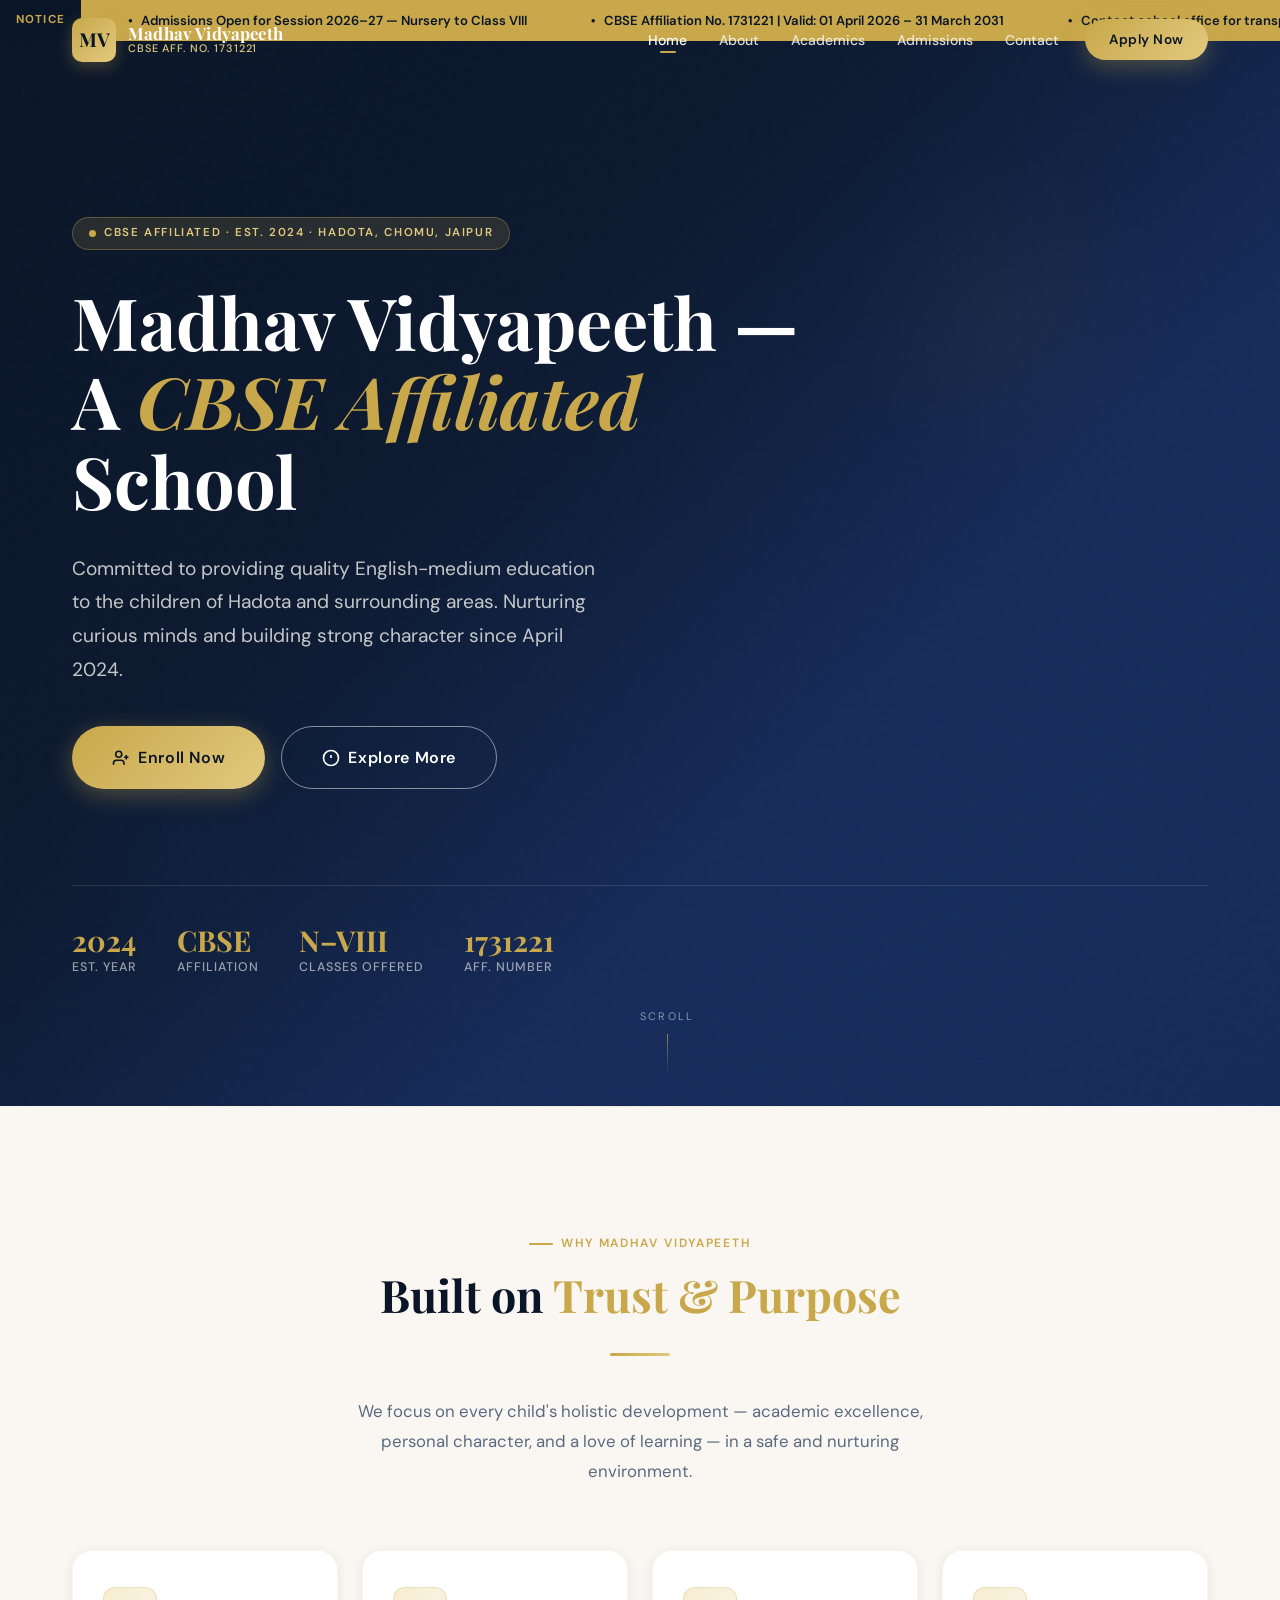
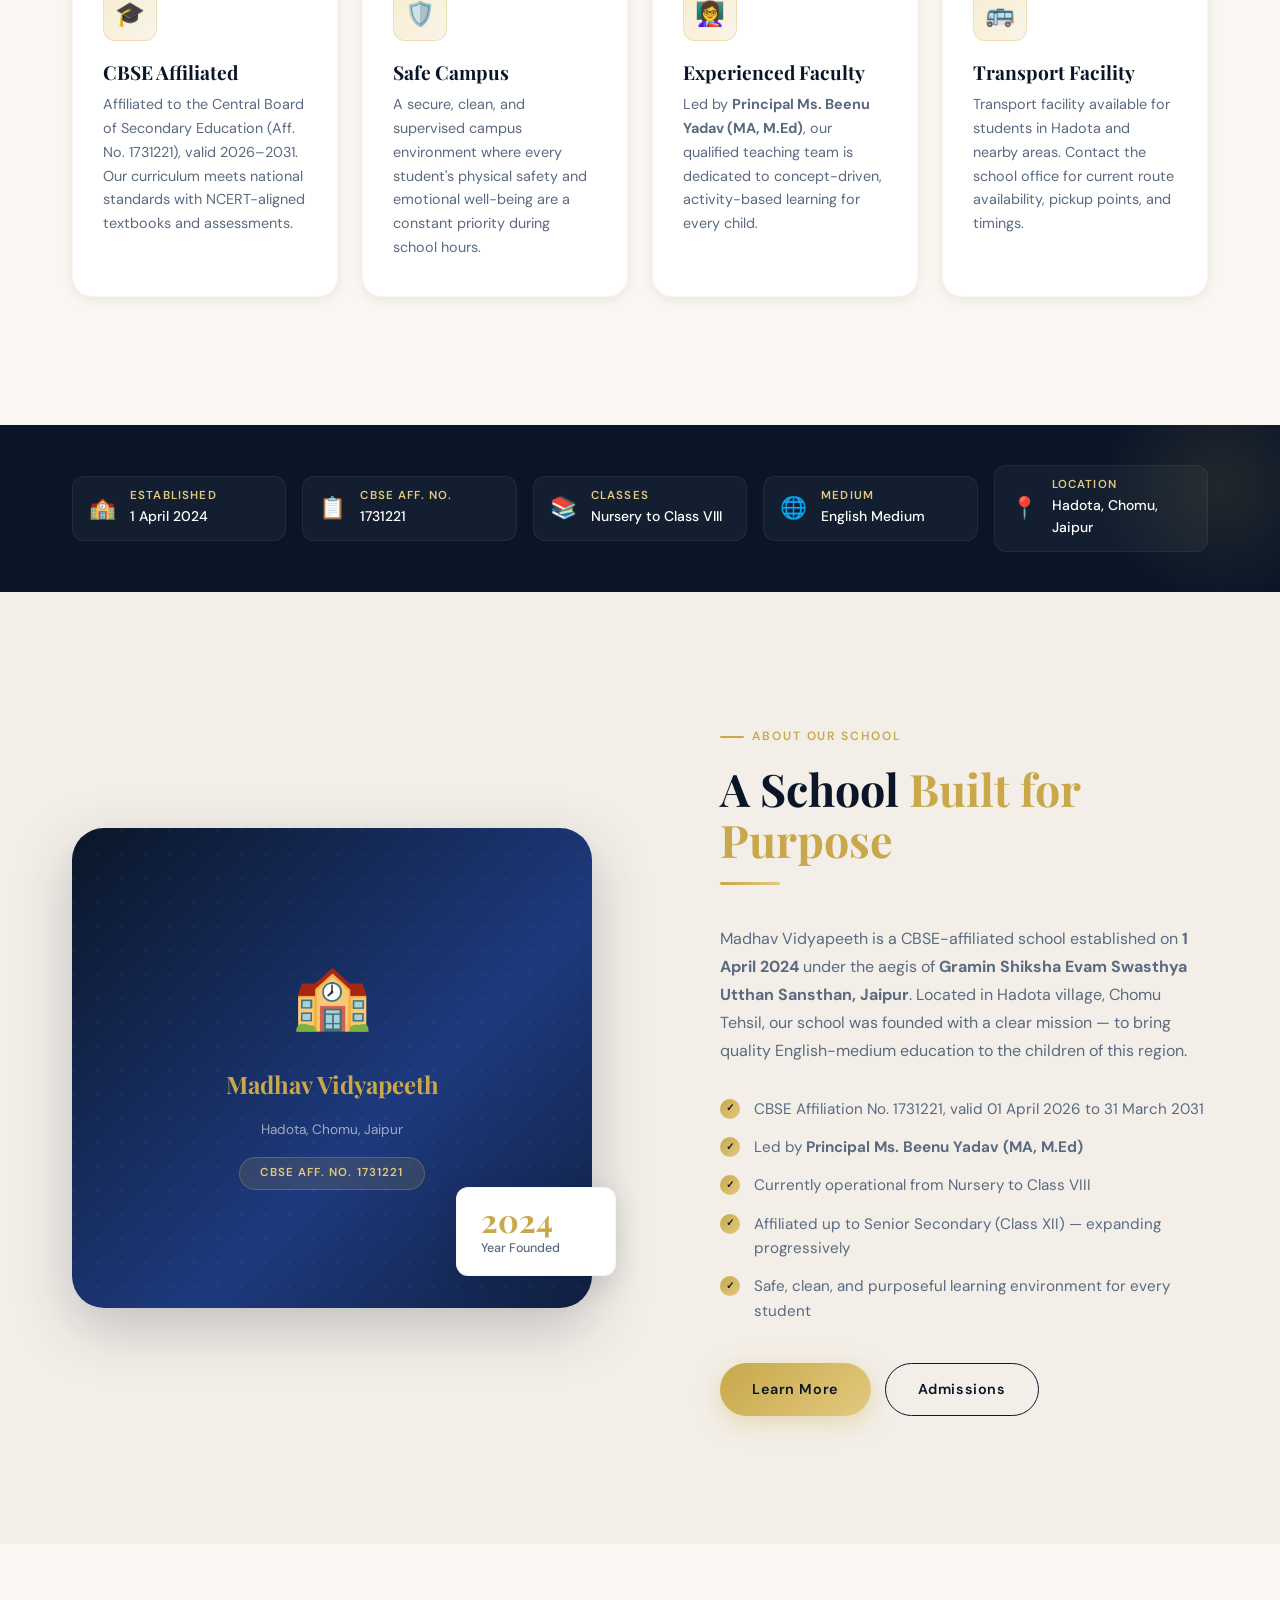
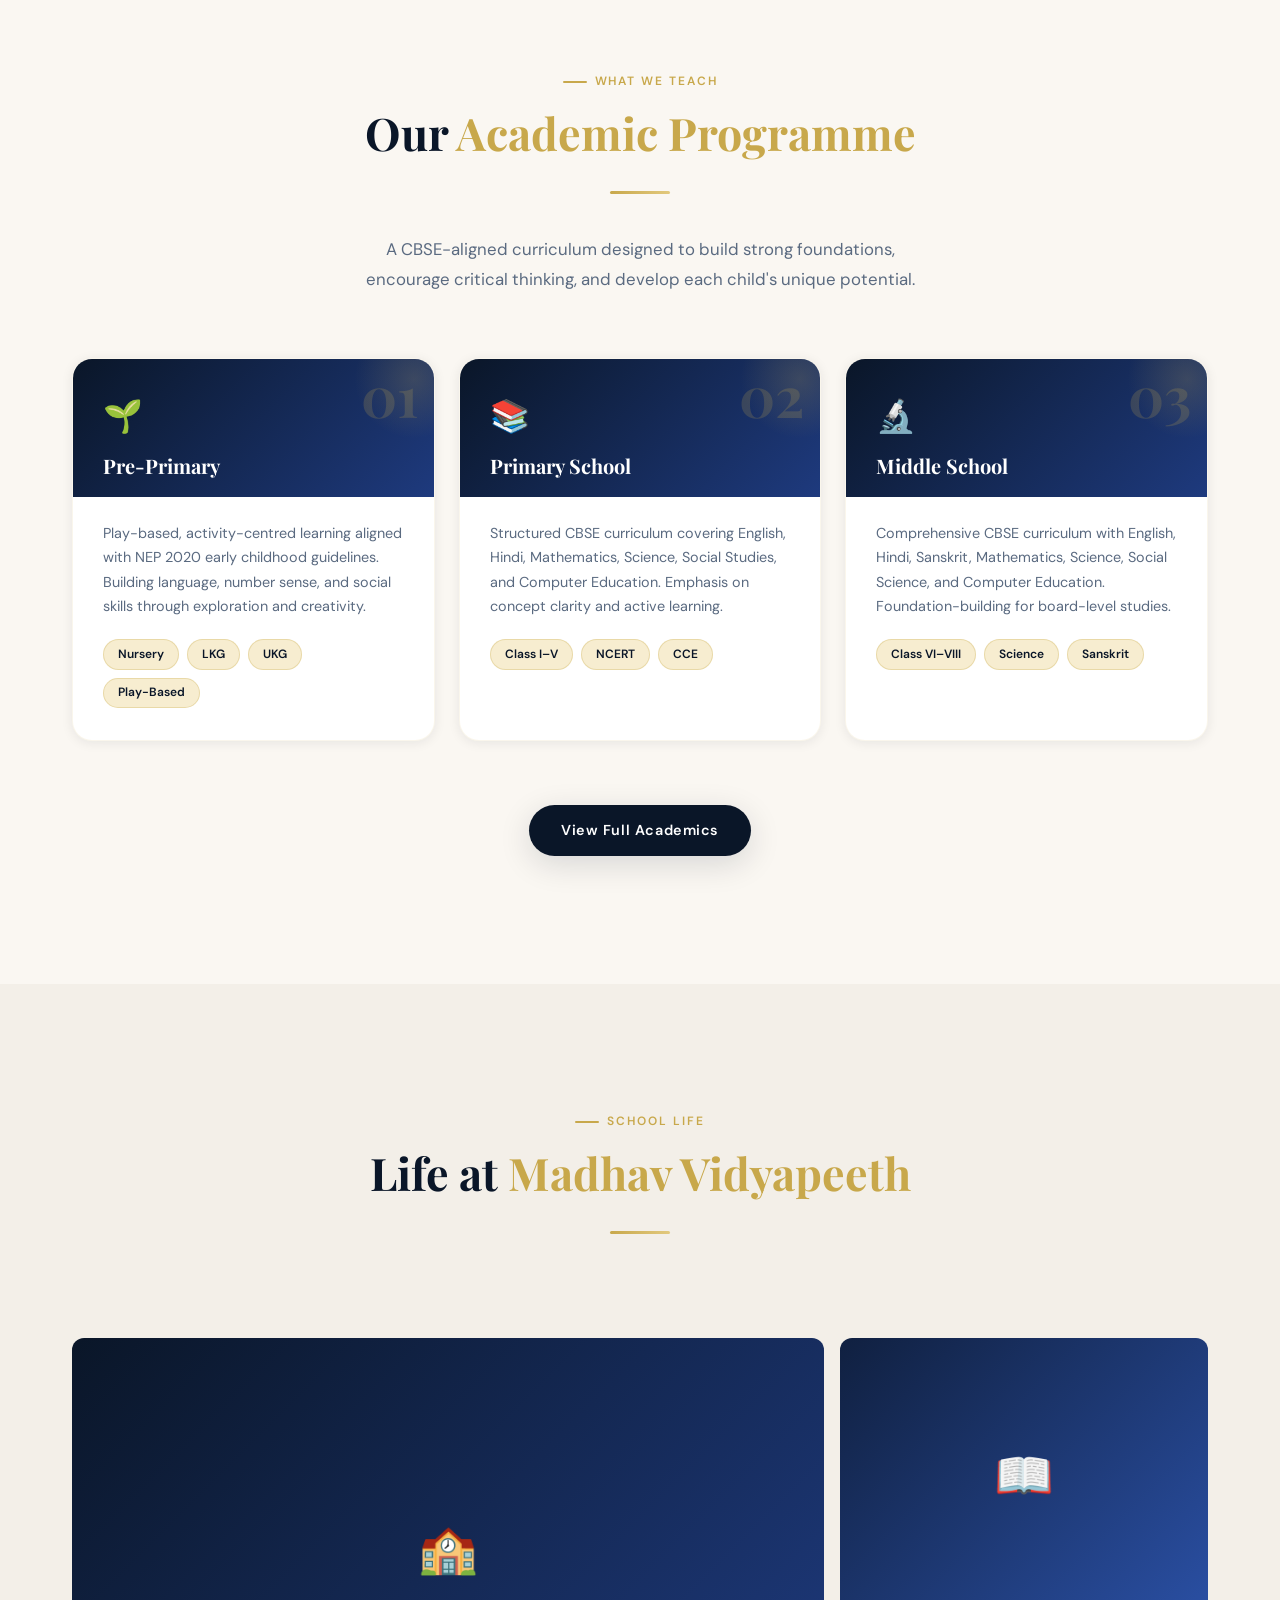
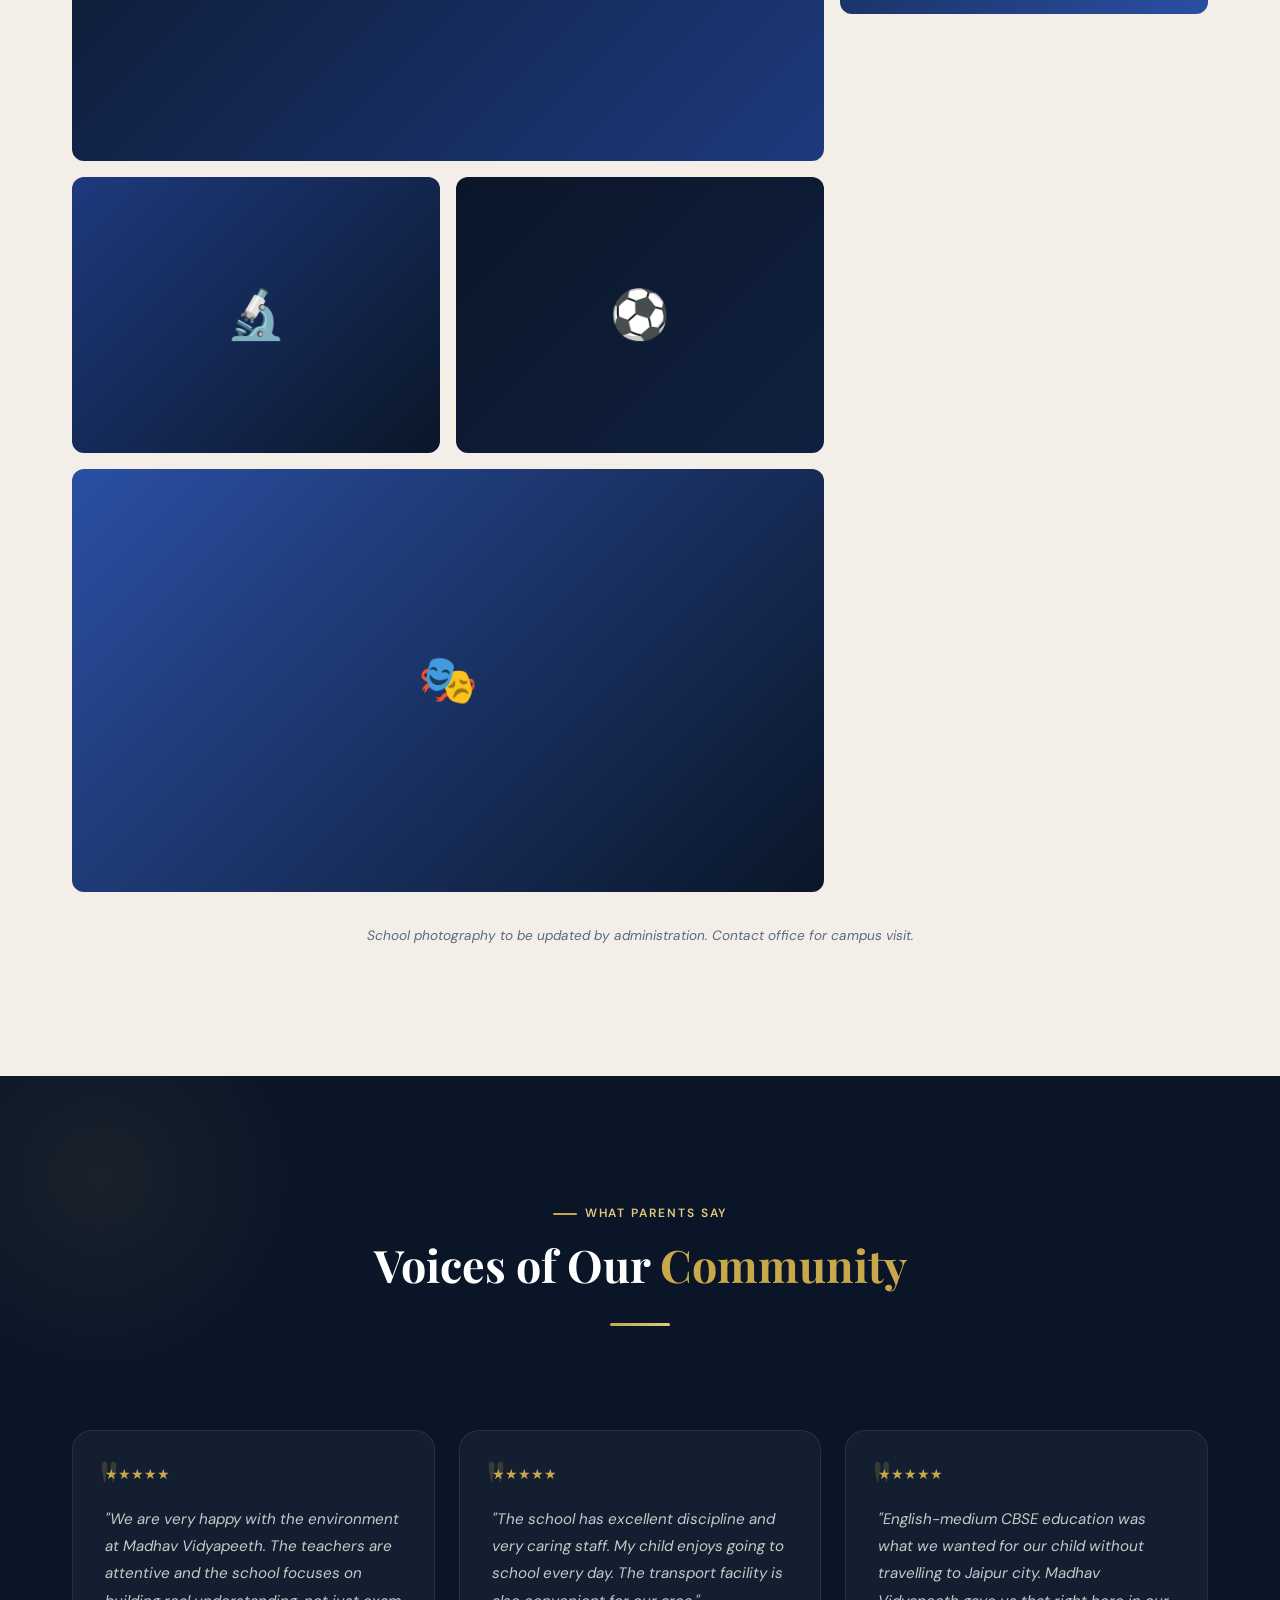
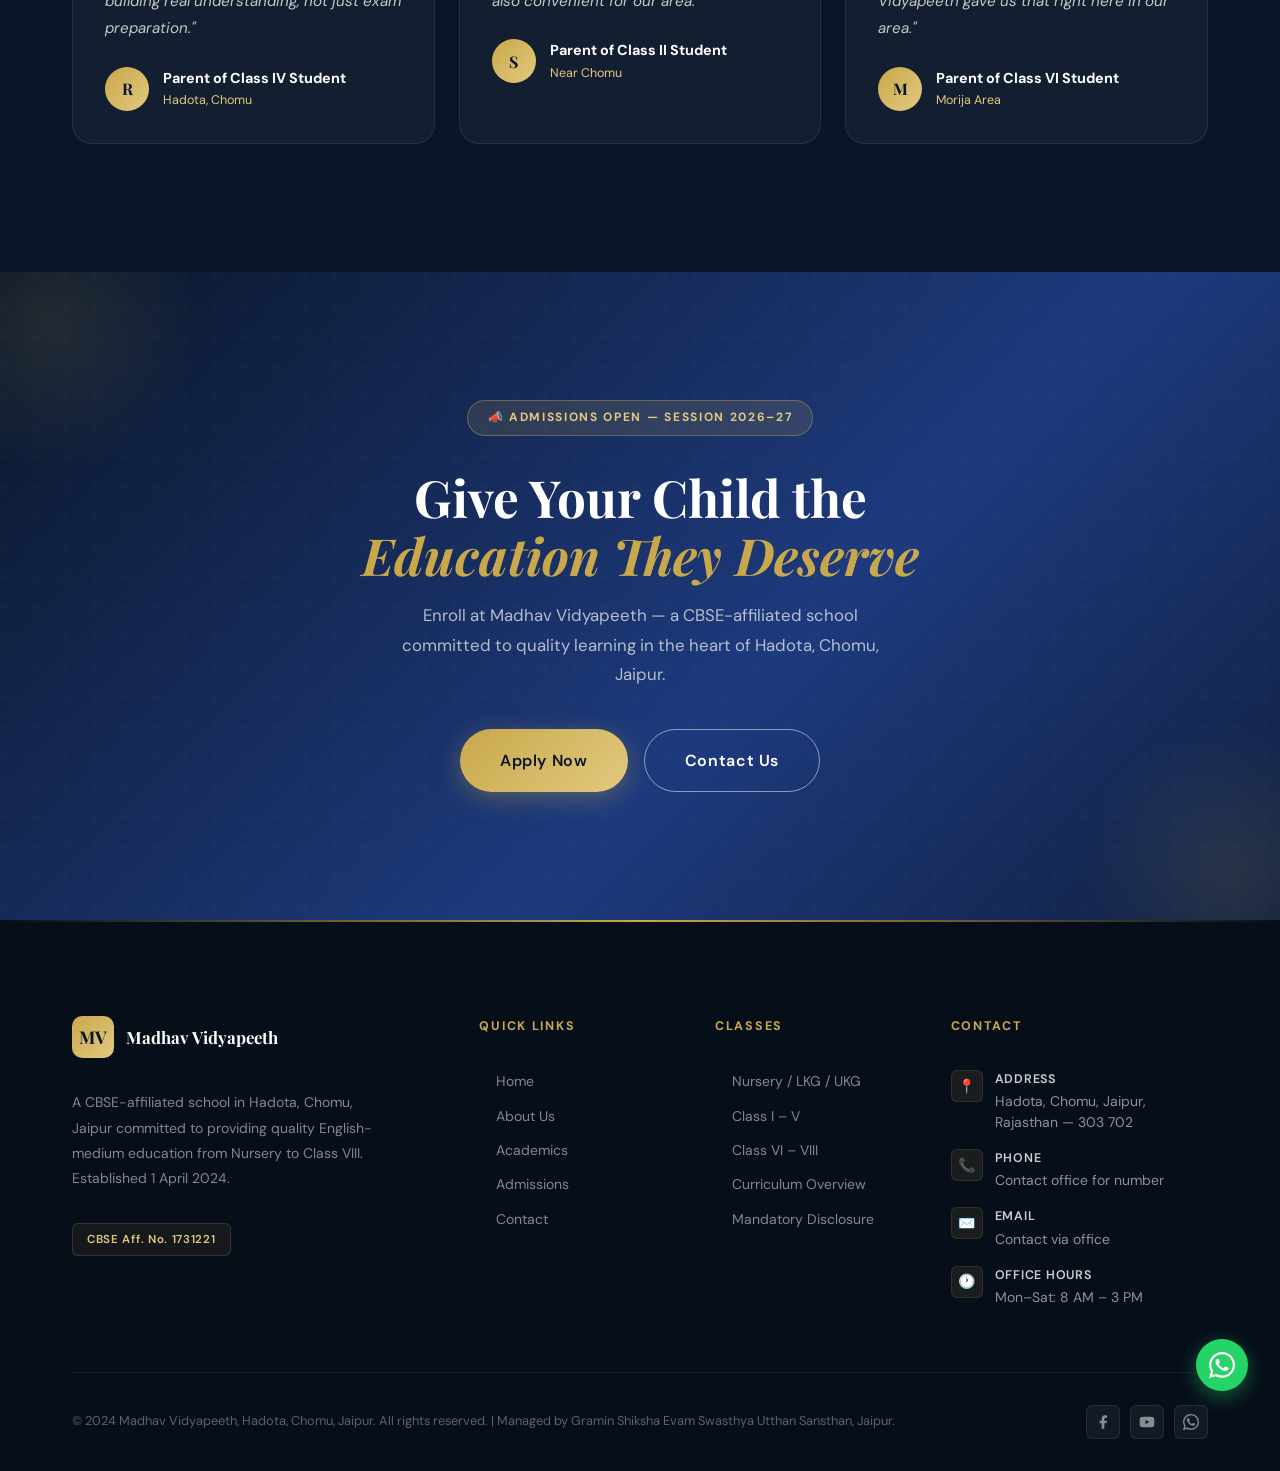
<file: index.html>
<!DOCTYPE html>
<html lang="en">
<head>
  <meta charset="UTF-8" />
  <meta name="viewport" content="width=device-width, initial-scale=1.0" />
  <meta name="description" content="Madhav Vidyapeeth — CBSE Affiliated School in Hadota, Chomu, Jaipur. Affiliation No. 1731221. Quality English-medium education from Nursery to Class VIII." />
  <meta name="keywords" content="Madhav Vidyapeeth, CBSE school Chomu, school Hadota Jaipur, English medium school Chomu" />
  <meta name="author" content="Madhav Vidyapeeth" />
  <meta property="og:title" content="Madhav Vidyapeeth | CBSE School — Hadota, Chomu, Jaipur" />
  <meta property="og:description" content="CBSE Affiliated School committed to quality education in Hadota, Chomu, Jaipur. Affiliation No. 1731221." />
  <meta property="og:type" content="website" />
  <title>Madhav Vidyapeeth | CBSE Affiliated School — Hadota, Chomu, Jaipur</title>

  <!-- Fonts -->
  <link rel="preconnect" href="https://fonts.googleapis.com" />
  <link rel="preconnect" href="https://fonts.gstatic.com" crossorigin />
  <link href="https://fonts.googleapis.com/css2?family=Playfair+Display:ital,wght@0,600;0,700;1,600;1,700&family=DM+Sans:wght@300;400;500;600;700&display=swap" rel="stylesheet" />

  <!-- CSS -->
  <link rel="stylesheet" href="assets/css/style.css" />
  <link rel="stylesheet" href="assets/css/responsive.css" />
  <link rel="stylesheet" href="assets/css/animations.css" />
</head>
<body>

<!-- ── SCROLL PROGRESS injected by animations.js ── -->

<!-- ── NOTICE TICKER ──────────────────────────────── -->
<div class="notice-ticker" role="marquee" aria-label="School notices">
  <span class="ticker-label">NOTICE</span>
  <div class="ticker-track">
    <span class="ticker-item">Admissions Open for Session 2026–27 — Nursery to Class VIII</span>
    <span class="ticker-item">CBSE Affiliation No. 1731221 | Valid: 01 April 2026 – 31 March 2031</span>
    <span class="ticker-item">Contact school office for transport enquiries and route details</span>
    <span class="ticker-item">Mandatory Disclosure documents available on the website</span>
    <span class="ticker-item">School established: 1 April 2024 | Principal: Ms. Beenu Yadav (MA, M.Ed)</span>
    <!-- Duplicate for seamless loop -->
    <span class="ticker-item">Admissions Open for Session 2026–27 — Nursery to Class VIII</span>
    <span class="ticker-item">CBSE Affiliation No. 1731221 | Valid: 01 April 2026 – 31 March 2031</span>
    <span class="ticker-item">Contact school office for transport enquiries and route details</span>
    <span class="ticker-item">Mandatory Disclosure documents available on the website</span>
    <span class="ticker-item">School established: 1 April 2024 | Principal: Ms. Beenu Yadav (MA, M.Ed)</span>
  </div>
</div>

<!-- ── NAVBAR ──────────────────────────────────────── -->
<nav id="navbar" class="transparent" role="navigation" aria-label="Main navigation">
  <div class="nav-container">

    <a href="index.html" class="nav-logo" aria-label="Madhav Vidyapeeth Home">
      <div class="nav-logo-icon" aria-hidden="true">MV</div>
      <div class="nav-logo-text">
        <span class="school-name">Madhav Vidyapeeth</span>
        <span class="school-tagline">CBSE Aff. No. 1731221</span>
      </div>
    </a>

    <ul class="nav-menu" id="nav-menu" role="list">
      <li><a href="index.html"       class="nav-link active">Home</a></li>
      <li><a href="about.html"       class="nav-link">About</a></li>
      <li><a href="academics.html"   class="nav-link">Academics</a></li>
      <li><a href="admissions.html"  class="nav-link">Admissions</a></li>
      <li><a href="contact.html"     class="nav-link">Contact</a></li>
      <li class="nav-cta">
        <a href="admissions.html" class="btn btn-primary btn-sm">Apply Now</a>
      </li>
    </ul>

    <button class="nav-hamburger" id="nav-hamburger"
            aria-label="Toggle navigation menu"
            aria-expanded="false"
            aria-controls="nav-menu">
      <span></span><span></span><span></span>
    </button>

  </div>
</nav>

<!-- ── HERO SECTION ────────────────────────────────── -->
<section class="hero" id="hero" aria-label="Welcome to Madhav Vidyapeeth">

  <div class="hero-bg">
    <!-- Gradient fallback if no image -->
    <div style="
      width:100%; height:100%;
      background: linear-gradient(135deg,
        #0A1628 0%,
        #102040 30%,
        #1E3A7E 65%,
        #0A1628 100%);
      position:absolute; inset:0;
    "></div>

    <!-- Decorative geometric shapes -->
    <div style="
      position:absolute;
      top:10%; right:8%;
      width:340px; height:340px;
      border-radius:50%;
      background:radial-gradient(circle, rgba(200,168,75,0.12) 0%, transparent 70%);
      pointer-events:none;
    "></div>
    <div style="
      position:absolute;
      bottom:15%; left:5%;
      width:220px; height:220px;
      border-radius:50%;
      background:radial-gradient(circle, rgba(30,58,126,0.4) 0%, transparent 70%);
      pointer-events:none;
    "></div>
    <!-- Geometric line pattern -->
    <svg style="position:absolute;inset:0;width:100%;height:100%;opacity:0.05;pointer-events:none;"
         xmlns="http://www.w3.org/2000/svg">
      <defs>
        <pattern id="grid" width="60" height="60" patternUnits="userSpaceOnUse">
          <path d="M 60 0 L 0 0 0 60" fill="none" stroke="#C8A84B" stroke-width="0.5"/>
        </pattern>
      </defs>
      <rect width="100%" height="100%" fill="url(#grid)" />
    </svg>
  </div>

  <div class="hero-overlay"></div>

  <div class="hero-content container">

    <div class="hero-badge">
      <span class="hero-badge-dot"></span>
      <span class="hero-badge-text">CBSE Affiliated · Est. 2024 · Hadota, Chomu, Jaipur</span>
    </div>

    <h1 class="hero-title">
      Madhav Vidyapeeth —<br>
      A <span class="highlight">CBSE Affiliated</span><br>
      School
    </h1>

    <p class="hero-subtitle">
      Committed to providing quality English-medium education to the children
      of Hadota and surrounding areas. Nurturing curious minds and building
      strong character since April 2024.
    </p>

    <div class="hero-buttons">
      <a href="admissions.html" class="btn btn-primary btn-lg">
        <svg width="18" height="18" viewBox="0 0 24 24" fill="none" stroke="currentColor" stroke-width="2.2" aria-hidden="true"><path d="M16 21v-2a4 4 0 0 0-4-4H6a4 4 0 0 0-4 4v2"/><circle cx="9" cy="7" r="4"/><line x1="19" y1="8" x2="19" y2="14"/><line x1="22" y1="11" x2="16" y2="11"/></svg>
        Enroll Now
      </a>
      <a href="about.html" class="btn btn-outline btn-lg">
        <svg width="18" height="18" viewBox="0 0 24 24" fill="none" stroke="currentColor" stroke-width="2.2" aria-hidden="true"><circle cx="12" cy="12" r="10"/><line x1="12" y1="8" x2="12" y2="12"/><line x1="12" y1="16" x2="12.01" y2="16"/></svg>
        Explore More
      </a>
    </div>

    <div class="hero-stats">
      <div class="hero-stat">
        <span class="hero-stat-value">2024</span>
        <span class="hero-stat-label">Est. Year</span>
      </div>
      <div class="hero-stat">
        <span class="hero-stat-value">CBSE</span>
        <span class="hero-stat-label">Affiliation</span>
      </div>
      <div class="hero-stat">
        <span class="hero-stat-value">N–VIII</span>
        <span class="hero-stat-label">Classes Offered</span>
      </div>
      <div class="hero-stat">
        <span class="hero-stat-value">1731221</span>
        <span class="hero-stat-label">Aff. Number</span>
      </div>
    </div>

  </div>

  <div class="hero-scroll" aria-hidden="true">
    <span class="hero-scroll-text">Scroll</span>
    <div class="hero-scroll-line"></div>
  </div>

</section>

<!-- ── WHY CHOOSE US ────────────────────────────────── -->
<section class="why-section section-pad" aria-labelledby="why-heading">
  <div class="container">
    <div class="center-block reveal">
      <span class="section-label">Why Madhav Vidyapeeth</span>
      <h2 class="section-title" id="why-heading">Built on <span>Trust &amp; Purpose</span></h2>
      <div class="divider"></div>
      <p class="section-desc">
        We focus on every child's holistic development — academic excellence,
        personal character, and a love of learning — in a safe and nurturing environment.
      </p>
    </div>

    <div class="why-grid stagger-children">

      <div class="why-card">
        <div class="why-card-icon" aria-hidden="true">🎓</div>
        <h3 class="why-card-title">CBSE Affiliated</h3>
        <p class="why-card-desc">
          Affiliated to the Central Board of Secondary Education (Aff. No. 1731221),
          valid 2026–2031. Our curriculum meets national standards
          with NCERT-aligned textbooks and assessments.
        </p>
      </div>

      <div class="why-card">
        <div class="why-card-icon" aria-hidden="true">🛡️</div>
        <h3 class="why-card-title">Safe Campus</h3>
        <p class="why-card-desc">
          A secure, clean, and supervised campus environment where every
          student's physical safety and emotional well-being are a
          constant priority during school hours.
        </p>
      </div>

      <div class="why-card">
        <div class="why-card-icon" aria-hidden="true">👩‍🏫</div>
        <h3 class="why-card-title">Experienced Faculty</h3>
        <p class="why-card-desc">
          Led by <strong>Principal Ms. Beenu Yadav (MA, M.Ed)</strong>, our
          qualified teaching team is dedicated to concept-driven,
          activity-based learning for every child.
        </p>
      </div>

      <div class="why-card">
        <div class="why-card-icon" aria-hidden="true">🚌</div>
        <h3 class="why-card-title">Transport Facility</h3>
        <p class="why-card-desc">
          Transport facility available for students in Hadota and nearby
          areas. Contact the school office for current route availability,
          pickup points, and timings.
        </p>
      </div>

    </div>
  </div>
</section>

<!-- ── INFO STRIP ────────────────────────────────────── -->
<div class="info-strip" aria-label="School quick facts">
  <div class="container">
    <div class="info-strip-grid">
      <div class="info-strip-item">
        <span class="info-strip-icon">🏫</span>
        <div>
          <div class="info-strip-label">Established</div>
          <div class="info-strip-value">1 April 2024</div>
        </div>
      </div>
      <div class="info-strip-item">
        <span class="info-strip-icon">📋</span>
        <div>
          <div class="info-strip-label">CBSE Aff. No.</div>
          <div class="info-strip-value">1731221</div>
        </div>
      </div>
      <div class="info-strip-item">
        <span class="info-strip-icon">📚</span>
        <div>
          <div class="info-strip-label">Classes</div>
          <div class="info-strip-value">Nursery to Class VIII</div>
        </div>
      </div>
      <div class="info-strip-item">
        <span class="info-strip-icon">🌐</span>
        <div>
          <div class="info-strip-label">Medium</div>
          <div class="info-strip-value">English Medium</div>
        </div>
      </div>
      <div class="info-strip-item">
        <span class="info-strip-icon">📍</span>
        <div>
          <div class="info-strip-label">Location</div>
          <div class="info-strip-value">Hadota, Chomu, Jaipur</div>
        </div>
      </div>
    </div>
  </div>
</div>

<!-- ── ABOUT SECTION ─────────────────────────────────── -->
<section class="about-section section-pad" aria-labelledby="about-heading">
  <div class="container">
    <div class="about-grid">

      <div class="about-image-wrap reveal-left">
        <!-- Placeholder art when no image is available -->
        <div style="
          width:100%; height:480px;
          background:linear-gradient(135deg, #0A1628 0%, #1E3A7E 60%, #102040 100%);
          border-radius:var(--radius-xl);
          display:flex; flex-direction:column;
          align-items:center; justify-content:center;
          gap:1rem; position:relative;
          box-shadow: var(--shadow-lg);
          overflow: hidden;
        ">
          <!-- Decorative pattern -->
          <svg style="position:absolute;inset:0;width:100%;height:100%;opacity:0.07;" xmlns="http://www.w3.org/2000/svg">
            <defs>
              <pattern id="dots" width="24" height="24" patternUnits="userSpaceOnUse">
                <circle cx="2" cy="2" r="1.5" fill="#C8A84B"/>
              </pattern>
            </defs>
            <rect width="100%" height="100%" fill="url(#dots)"/>
          </svg>
          <div style="font-size:4rem; position:relative; z-index:1;">🏫</div>
          <div style="
            font-family:'Playfair Display',serif;
            font-size:1.5rem; color:#C8A84B;
            font-weight:700; position:relative; z-index:1;
            text-align:center; padding:0 2rem;
          ">Madhav Vidyapeeth</div>
          <div style="
            font-family:'DM Sans',sans-serif;
            font-size:0.85rem; color:rgba(250,247,242,0.6);
            position:relative; z-index:1;
            text-align:center;
          ">Hadota, Chomu, Jaipur</div>
          <div style="
            position:relative; z-index:1;
            background:rgba(200,168,75,0.15);
            border:1px solid rgba(200,168,75,0.3);
            border-radius:100px; padding:0.4rem 1.25rem;
            font-family:'DM Sans',sans-serif;
            font-size:0.72rem; color:#E2C97E;
            font-weight:600; letter-spacing:0.1em; text-transform:uppercase;
          ">CBSE Aff. No. 1731221</div>
        </div>
        <!-- Floating badge -->
        <div class="about-badge-float">
          <div class="badge-value">2024</div>
          <div class="badge-label">Year Founded</div>
        </div>
      </div>

      <div class="about-content reveal-right">
        <span class="section-label">About Our School</span>
        <h2 class="section-title" id="about-heading">A School <span>Built for Purpose</span></h2>
        <div class="divider"></div>
        <p>
          Madhav Vidyapeeth is a CBSE-affiliated school established on <strong>1 April 2024</strong>
          under the aegis of <strong>Gramin Shiksha Evam Swasthya Utthan Sansthan, Jaipur</strong>.
          Located in Hadota village, Chomu Tehsil, our school was founded with a clear mission —
          to bring quality English-medium education to the children of this region.
        </p>

        <ul class="about-list">
          <li class="about-list-item">
            <div class="about-list-dot" aria-hidden="true">✓</div>
            <span class="about-list-text">CBSE Affiliation No. 1731221, valid 01 April 2026 to 31 March 2031</span>
          </li>
          <li class="about-list-item">
            <div class="about-list-dot" aria-hidden="true">✓</div>
            <span class="about-list-text">Led by <strong>Principal Ms. Beenu Yadav (MA, M.Ed)</strong></span>
          </li>
          <li class="about-list-item">
            <div class="about-list-dot" aria-hidden="true">✓</div>
            <span class="about-list-text">Currently operational from Nursery to Class VIII</span>
          </li>
          <li class="about-list-item">
            <div class="about-list-dot" aria-hidden="true">✓</div>
            <span class="about-list-text">Affiliated up to Senior Secondary (Class XII) — expanding progressively</span>
          </li>
          <li class="about-list-item">
            <div class="about-list-dot" aria-hidden="true">✓</div>
            <span class="about-list-text">Safe, clean, and purposeful learning environment for every student</span>
          </li>
        </ul>

        <div style="display:flex; flex-wrap:wrap; gap:0.875rem;">
          <a href="about.html" class="btn btn-primary">Learn More</a>
          <a href="admissions.html" class="btn btn-outline-navy">Admissions</a>
        </div>
      </div>

    </div>
  </div>
</section>

<!-- ── ACADEMICS SECTION ─────────────────────────────── -->
<section class="academics-section section-pad" aria-labelledby="academics-heading">
  <div class="container">
    <div class="center-block reveal">
      <span class="section-label">What We Teach</span>
      <h2 class="section-title" id="academics-heading">Our <span>Academic Programme</span></h2>
      <div class="divider"></div>
      <p class="section-desc">
        A CBSE-aligned curriculum designed to build strong foundations,
        encourage critical thinking, and develop each child's unique potential.
      </p>
    </div>

    <div class="academics-grid stagger-children">

      <article class="academic-card">
        <div class="academic-card-header">
          <span class="academic-card-num">01</span>
          <div class="academic-card-icon" aria-hidden="true">🌱</div>
          <h3 class="academic-card-title">Pre-Primary</h3>
        </div>
        <div class="academic-card-body">
          <p class="academic-card-desc">
            Play-based, activity-centred learning aligned with NEP 2020 early
            childhood guidelines. Building language, number sense, and social skills
            through exploration and creativity.
          </p>
          <div class="academic-tag-list">
            <span class="academic-tag">Nursery</span>
            <span class="academic-tag">LKG</span>
            <span class="academic-tag">UKG</span>
            <span class="academic-tag">Play-Based</span>
          </div>
        </div>
      </article>

      <article class="academic-card">
        <div class="academic-card-header">
          <span class="academic-card-num">02</span>
          <div class="academic-card-icon" aria-hidden="true">📚</div>
          <h3 class="academic-card-title">Primary School</h3>
        </div>
        <div class="academic-card-body">
          <p class="academic-card-desc">
            Structured CBSE curriculum covering English, Hindi, Mathematics,
            Science, Social Studies, and Computer Education. Emphasis on
            concept clarity and active learning.
          </p>
          <div class="academic-tag-list">
            <span class="academic-tag">Class I–V</span>
            <span class="academic-tag">NCERT</span>
            <span class="academic-tag">CCE</span>
          </div>
        </div>
      </article>

      <article class="academic-card">
        <div class="academic-card-header">
          <span class="academic-card-num">03</span>
          <div class="academic-card-icon" aria-hidden="true">🔬</div>
          <h3 class="academic-card-title">Middle School</h3>
        </div>
        <div class="academic-card-body">
          <p class="academic-card-desc">
            Comprehensive CBSE curriculum with English, Hindi, Sanskrit,
            Mathematics, Science, Social Science, and Computer Education.
            Foundation-building for board-level studies.
          </p>
          <div class="academic-tag-list">
            <span class="academic-tag">Class VI–VIII</span>
            <span class="academic-tag">Science</span>
            <span class="academic-tag">Sanskrit</span>
          </div>
        </div>
      </article>

    </div>

    <div class="center-block" style="margin-top:var(--space-xl);">
      <a href="academics.html" class="btn btn-navy">View Full Academics</a>
    </div>

  </div>
</section>

<!-- ── GALLERY SECTION ───────────────────────────────── -->
<section class="gallery-section section-pad" aria-labelledby="gallery-heading">
  <div class="container">
    <div class="center-block reveal">
      <span class="section-label">School Life</span>
      <h2 class="section-title" id="gallery-heading">Life at <span>Madhav Vidyapeeth</span></h2>
      <div class="divider"></div>
    </div>

    <div class="gallery-grid" style="margin-top:var(--space-xl);">

      <div class="gallery-item reveal">
        <div class="gallery-img-placeholder" style="background:linear-gradient(135deg,#0A1628,#1E3A7E);">🏫</div>
        <div class="gallery-overlay"><span class="gallery-overlay-text">School Campus</span></div>
      </div>

      <div class="gallery-item reveal delay-1">
        <div class="gallery-img-placeholder" style="background:linear-gradient(135deg,#102040,#2A4FA3);">📖</div>
        <div class="gallery-overlay"><span class="gallery-overlay-text">Classroom Learning</span></div>
      </div>

      <div class="gallery-item reveal delay-2">
        <div class="gallery-img-placeholder" style="background:linear-gradient(135deg,#1E3A7E,#0A1628);">🔬</div>
        <div class="gallery-overlay"><span class="gallery-overlay-text">Science Lab</span></div>
      </div>

      <div class="gallery-item reveal delay-3">
        <div class="gallery-img-placeholder" style="background:linear-gradient(135deg,#0A1628,#102040);">⚽</div>
        <div class="gallery-overlay"><span class="gallery-overlay-text">Sports Ground</span></div>
      </div>

      <div class="gallery-item reveal delay-4">
        <div class="gallery-img-placeholder" style="background:linear-gradient(135deg,#2A4FA3,#0A1628);">🎭</div>
        <div class="gallery-overlay"><span class="gallery-overlay-text">Cultural Events</span></div>
      </div>

    </div>

    <p style="text-align:center; margin-top:var(--space-md); color:var(--slate); font-size:0.85rem; font-style:italic;">
      School photography to be updated by administration. Contact office for campus visit.
    </p>

  </div>
</section>

<!-- ── TESTIMONIALS ──────────────────────────────────── -->
<section class="testimonials-section section-pad" aria-labelledby="testimonials-heading">
  <div class="container">
    <div class="center-block reveal">
      <span class="section-label" style="color:var(--gold-light);">What Parents Say</span>
      <h2 class="section-title" id="testimonials-heading" style="color:var(--white);">Voices of Our <span>Community</span></h2>
      <div class="divider" style="background:linear-gradient(90deg,var(--gold),var(--gold-light)); margin:var(--space-sm) auto var(--space-lg);"></div>
    </div>

    <div class="testimonials-grid stagger-children">

      <div class="testimonial-card">
        <div class="testimonial-stars" aria-label="5 stars">★★★★★</div>
        <p class="testimonial-text">
          "We are very happy with the environment at Madhav Vidyapeeth.
          The teachers are attentive and the school focuses on building
          real understanding, not just exam preparation."
        </p>
        <div class="testimonial-author">
          <div class="testimonial-avatar" aria-hidden="true">R</div>
          <div>
            <div class="testimonial-name">Parent of Class IV Student</div>
            <div class="testimonial-role">Hadota, Chomu</div>
          </div>
        </div>
      </div>

      <div class="testimonial-card">
        <div class="testimonial-stars" aria-label="5 stars">★★★★★</div>
        <p class="testimonial-text">
          "The school has excellent discipline and very caring staff.
          My child enjoys going to school every day.
          The transport facility is also convenient for our area."
        </p>
        <div class="testimonial-author">
          <div class="testimonial-avatar" aria-hidden="true">S</div>
          <div>
            <div class="testimonial-name">Parent of Class II Student</div>
            <div class="testimonial-role">Near Chomu</div>
          </div>
        </div>
      </div>

      <div class="testimonial-card">
        <div class="testimonial-stars" aria-label="5 stars">★★★★★</div>
        <p class="testimonial-text">
          "English-medium CBSE education was what we wanted for our child
          without travelling to Jaipur city. Madhav Vidyapeeth gave us
          that right here in our area."
        </p>
        <div class="testimonial-author">
          <div class="testimonial-avatar" aria-hidden="true">M</div>
          <div>
            <div class="testimonial-name">Parent of Class VI Student</div>
            <div class="testimonial-role">Morija Area</div>
          </div>
        </div>
      </div>

    </div>
  </div>
</section>

<!-- ── CTA SECTION ───────────────────────────────────── -->
<section class="cta-section" aria-labelledby="cta-heading">
  <div class="cta-decoration left" aria-hidden="true"></div>
  <div class="cta-decoration right" aria-hidden="true"></div>

  <div class="container cta-content reveal">
    <div class="cta-badge">
      <span class="cta-badge-text">📣 Admissions Open — Session 2026–27</span>
    </div>
    <h2 class="cta-title" id="cta-heading">
      Give Your Child the<br>
      <span class="gold-text">Education They Deserve</span>
    </h2>
    <p class="cta-desc">
      Enroll at Madhav Vidyapeeth — a CBSE-affiliated school committed to
      quality learning in the heart of Hadota, Chomu, Jaipur.
    </p>
    <div class="cta-buttons">
      <a href="admissions.html" class="btn btn-primary btn-lg">Apply Now</a>
      <a href="contact.html"    class="btn btn-outline btn-lg">Contact Us</a>
    </div>
  </div>
</section>

<!-- ── FOOTER ────────────────────────────────────────── -->
<footer class="footer" role="contentinfo">
  <div class="footer-top-line" aria-hidden="true"></div>
  <div class="container">
    <div class="footer-grid">

      <!-- Brand -->
      <div class="footer-brand">
        <a href="index.html" class="footer-logo" aria-label="Madhav Vidyapeeth Home">
          <div class="footer-logo-icon" aria-hidden="true">MV</div>
          <span class="footer-logo-name">Madhav Vidyapeeth</span>
        </a>
        <p class="footer-desc">
          A CBSE-affiliated school in Hadota, Chomu, Jaipur committed to
          providing quality English-medium education from Nursery to Class VIII.
          Established 1 April 2024.
        </p>
        <span class="footer-affil">CBSE Aff. No. 1731221</span>
      </div>

      <!-- Quick Links -->
      <div>
        <p class="footer-col-title">Quick Links</p>
        <ul class="footer-links" role="list">
          <li><a href="index.html"      class="footer-link">Home</a></li>
          <li><a href="about.html"      class="footer-link">About Us</a></li>
          <li><a href="academics.html"  class="footer-link">Academics</a></li>
          <li><a href="admissions.html" class="footer-link">Admissions</a></li>
          <li><a href="contact.html"    class="footer-link">Contact</a></li>
        </ul>
      </div>

      <!-- Academics -->
      <div>
        <p class="footer-col-title">Classes</p>
        <ul class="footer-links" role="list">
          <li><a href="academics.html" class="footer-link">Nursery / LKG / UKG</a></li>
          <li><a href="academics.html" class="footer-link">Class I – V</a></li>
          <li><a href="academics.html" class="footer-link">Class VI – VIII</a></li>
          <li><a href="academics.html" class="footer-link">Curriculum Overview</a></li>
          <li><a href="admissions.html" class="footer-link">Mandatory Disclosure</a></li>
        </ul>
      </div>

      <!-- Contact -->
      <div>
        <p class="footer-col-title">Contact</p>
        <ul class="footer-contact-list" role="list">
          <li class="footer-contact-item">
            <div class="footer-contact-icon" aria-hidden="true">📍</div>
            <div class="footer-contact-text">
              <strong>Address</strong>
              Hadota, Chomu, Jaipur,<br>Rajasthan — 303 702
            </div>
          </li>
          <li class="footer-contact-item">
            <div class="footer-contact-icon" aria-hidden="true">📞</div>
            <div class="footer-contact-text">
              <strong>Phone</strong>
              Contact office for number
            </div>
          </li>
          <li class="footer-contact-item">
            <div class="footer-contact-icon" aria-hidden="true">✉️</div>
            <div class="footer-contact-text">
              <strong>Email</strong>
              Contact via office
            </div>
          </li>
          <li class="footer-contact-item">
            <div class="footer-contact-icon" aria-hidden="true">🕐</div>
            <div class="footer-contact-text">
              <strong>Office Hours</strong>
              Mon–Sat: 8 AM – 3 PM
            </div>
          </li>
        </ul>
      </div>

    </div>

    <div class="footer-bottom">
      <p class="footer-copyright">
        © 2024 Madhav Vidyapeeth, Hadota, Chomu, Jaipur. All rights reserved.
        | Managed by Gramin Shiksha Evam Swasthya Utthan Sansthan, Jaipur.
      </p>
      <div class="footer-social" aria-label="Social media links">
        <a href="#" class="footer-social-link" aria-label="Facebook" title="Facebook">
          <svg width="16" height="16" viewBox="0 0 24 24" fill="currentColor"><path d="M18 2h-3a5 5 0 0 0-5 5v3H7v4h3v8h4v-8h3l1-4h-4V7a1 1 0 0 1 1-1h3z"/></svg>
        </a>
        <a href="#" class="footer-social-link" aria-label="YouTube" title="YouTube">
          <svg width="16" height="16" viewBox="0 0 24 24" fill="currentColor"><path d="M22.54 6.42a2.78 2.78 0 0 0-1.95-1.96C18.88 4 12 4 12 4s-6.88 0-8.59.46a2.78 2.78 0 0 0-1.95 1.96A29 29 0 0 0 1 12a29 29 0 0 0 .46 5.58A2.78 2.78 0 0 0 3.41 19.6C5.12 20 12 20 12 20s6.88 0 8.59-.46a2.78 2.78 0 0 0 1.95-1.95A29 29 0 0 0 23 12a29 29 0 0 0-.46-5.58z"/><polygon fill="#0A1628" points="9.75 15.02 15.5 12 9.75 8.98 9.75 15.02"/></svg>
        </a>
        <a href="https://wa.me/91XXXXXXXXXX" class="footer-social-link" aria-label="WhatsApp" title="WhatsApp">
          <svg width="16" height="16" viewBox="0 0 24 24" fill="currentColor"><path d="M17.472 14.382c-.297-.149-1.758-.867-2.03-.967-.273-.099-.471-.148-.67.15-.197.297-.767.966-.94 1.164-.173.199-.347.223-.644.075-.297-.15-1.255-.463-2.39-1.475-.883-.788-1.48-1.761-1.653-2.059-.173-.297-.018-.458.13-.606.134-.133.298-.347.446-.52.149-.174.198-.298.298-.497.099-.198.05-.371-.025-.52-.075-.149-.669-1.612-.916-2.207-.242-.579-.487-.5-.669-.51-.173-.008-.371-.01-.57-.01-.198 0-.52.074-.792.372-.272.297-1.04 1.016-1.04 2.479 0 1.462 1.065 2.875 1.213 3.074.149.198 2.096 3.2 5.077 4.487.709.306 1.262.489 1.694.625.712.227 1.36.195 1.871.118.571-.085 1.758-.719 2.006-1.413.248-.694.248-1.289.173-1.413-.074-.124-.272-.198-.57-.347m-5.421 7.403h-.004a9.87 9.87 0 01-5.031-1.378l-.361-.214-3.741.982.998-3.648-.235-.374a9.86 9.86 0 01-1.51-5.26c.001-5.45 4.436-9.884 9.888-9.884 2.64 0 5.122 1.03 6.988 2.898a9.825 9.825 0 012.893 6.994c-.003 5.45-4.437 9.884-9.885 9.884m8.413-18.297A11.815 11.815 0 0012.05 0C5.495 0 .16 5.335.157 11.892c0 2.096.547 4.142 1.588 5.945L.057 24l6.305-1.654a11.882 11.882 0 005.683 1.448h.005c6.554 0 11.89-5.335 11.893-11.893a11.821 11.821 0 00-3.48-8.413z"/></svg>
        </a>
      </div>
    </div>

  </div>
</footer>

<!-- ── BACK TO TOP ────────────────────────────────────── -->
<button id="back-to-top" class="back-to-top" aria-label="Scroll back to top" title="Back to top">
  <svg width="18" height="18" viewBox="0 0 24 24" fill="none" stroke="currentColor" stroke-width="2.5" aria-hidden="true"><polyline points="18 15 12 9 6 15"/></svg>
</button>

<!-- ── SCRIPTS ────────────────────────────────────────── -->
<script src="assets/js/animations.js" defer></script>
<script src="assets/js/navbar.js"     defer></script>
<script src="assets/js/script.js"     defer></script>

</body>
</html>
</file>
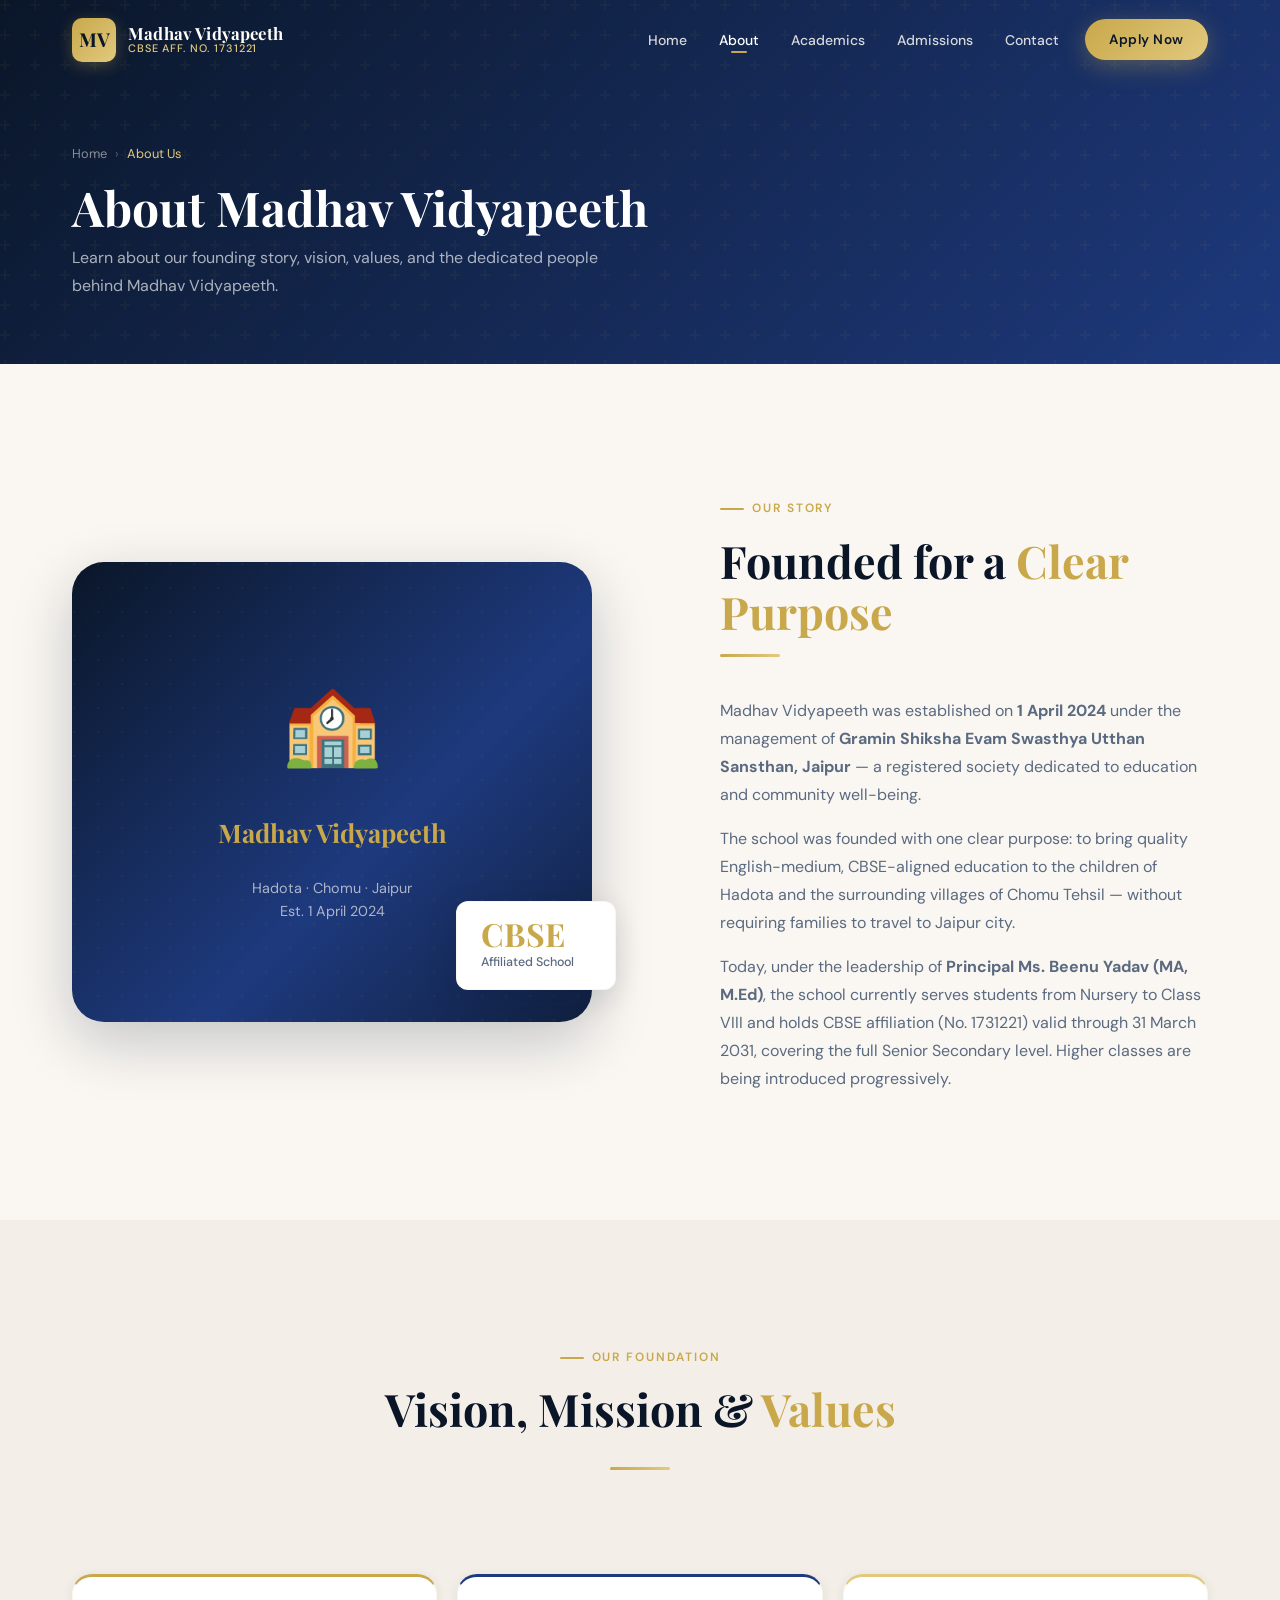
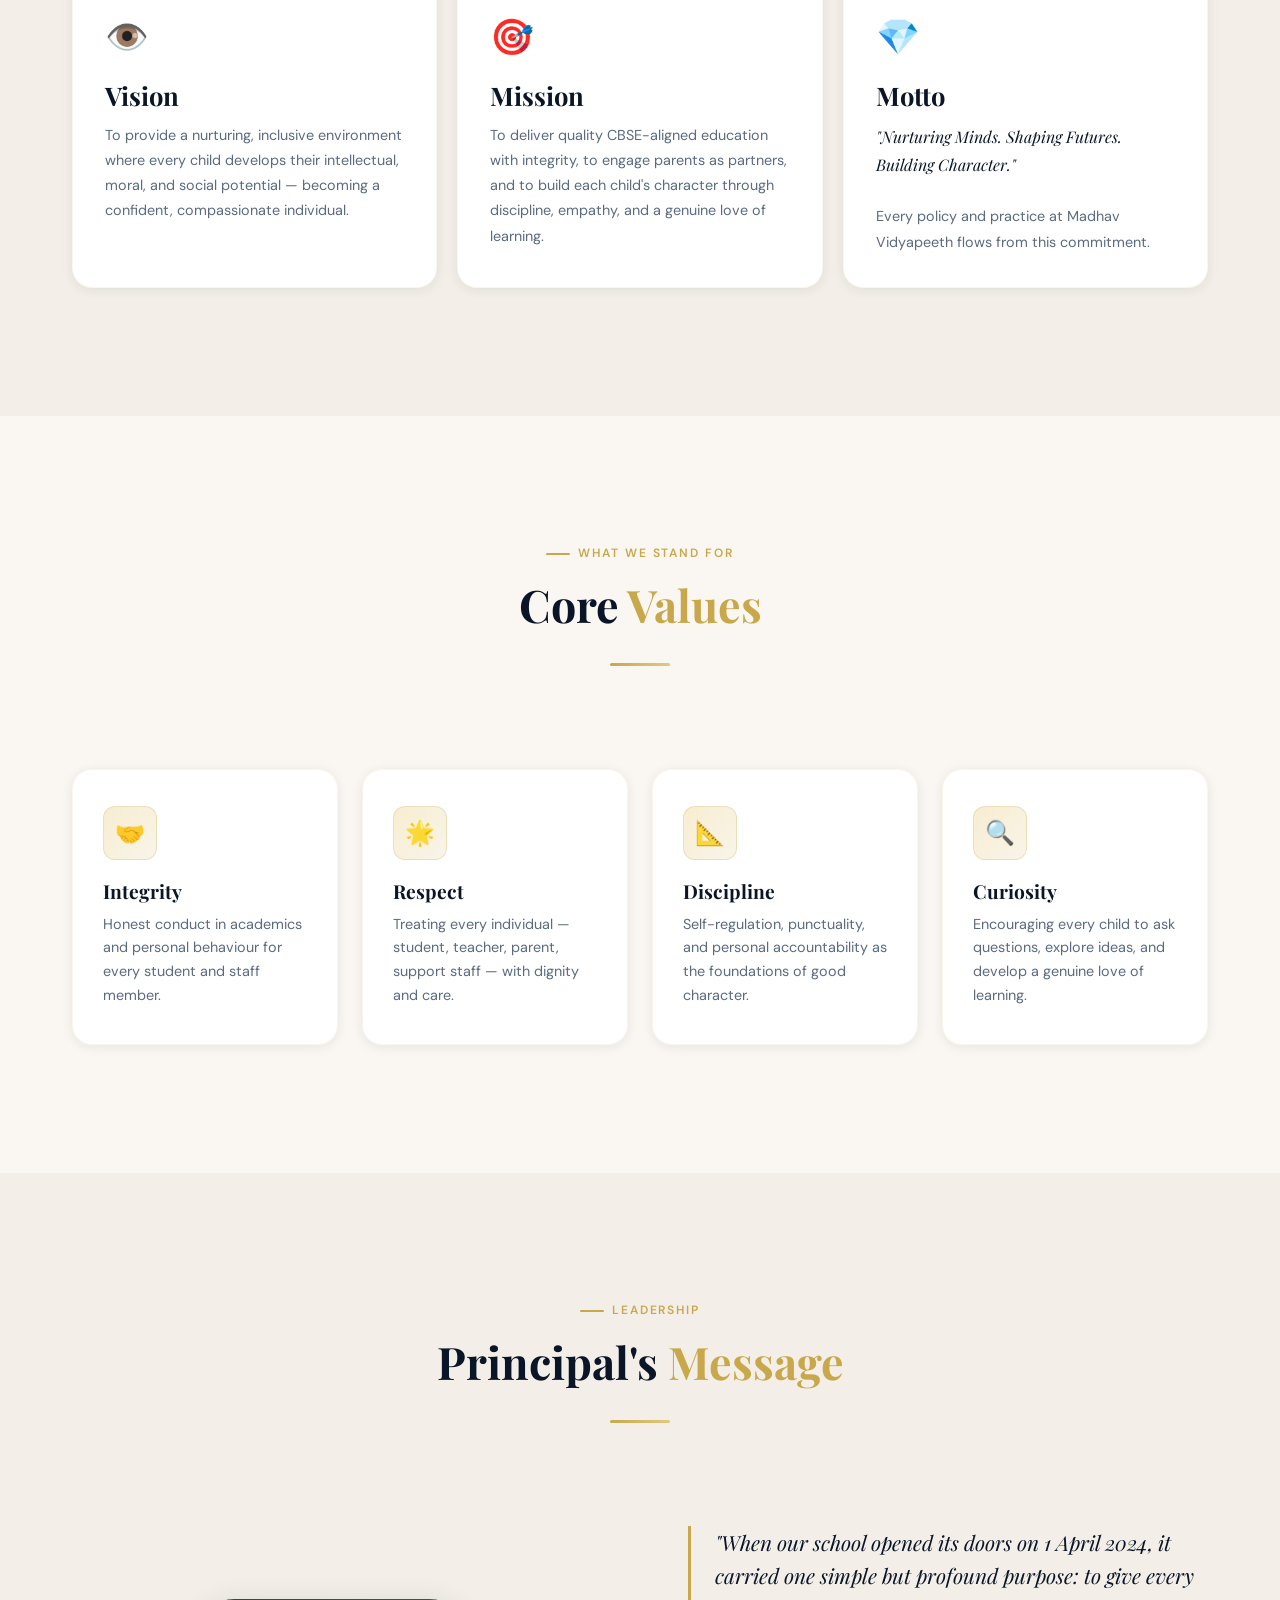
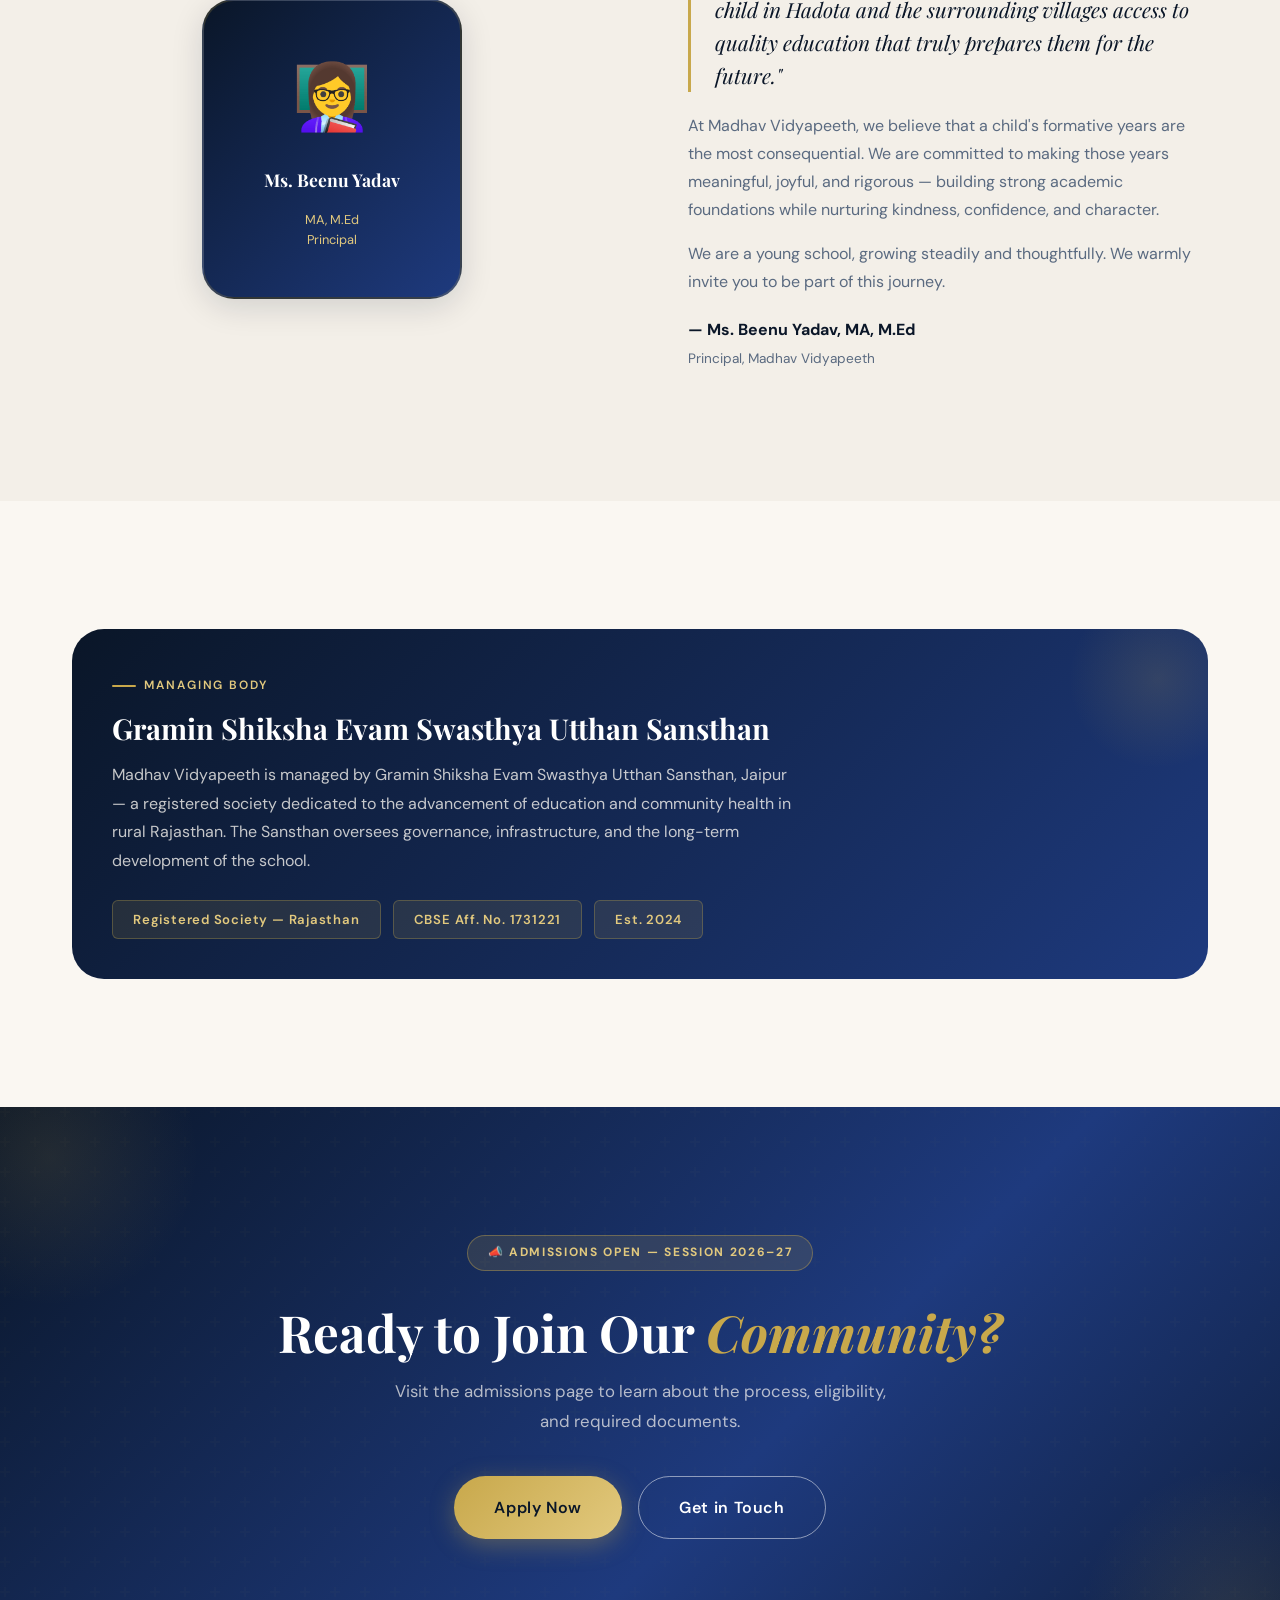
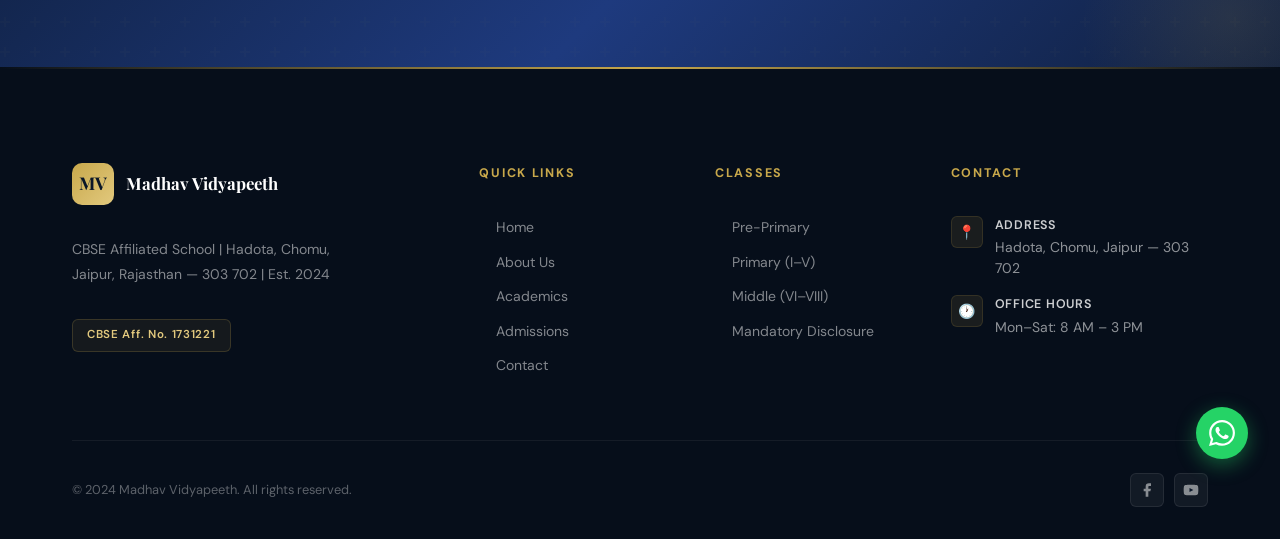
<file: about.html>
<!DOCTYPE html>
<html lang="en">
<head>
  <meta charset="UTF-8" />
  <meta name="viewport" content="width=device-width, initial-scale=1.0" />
  <meta name="description" content="About Madhav Vidyapeeth — CBSE school in Hadota, Chomu, Jaipur. Established 2024 under Gramin Shiksha Evam Swasthya Utthan Sansthan. Principal: Ms. Beenu Yadav." />
  <title>About Us | Madhav Vidyapeeth — CBSE School Hadota, Chomu</title>
  <link rel="preconnect" href="https://fonts.googleapis.com" />
  <link rel="preconnect" href="https://fonts.gstatic.com" crossorigin />
  <link href="https://fonts.googleapis.com/css2?family=Playfair+Display:ital,wght@0,600;0,700;1,600;1,700&family=DM+Sans:wght@300;400;500;600;700&display=swap" rel="stylesheet" />
  <link rel="stylesheet" href="assets/css/style.css" />
  <link rel="stylesheet" href="assets/css/responsive.css" />
  <link rel="stylesheet" href="assets/css/animations.css" />
</head>
<body>

<!-- NAVBAR -->
<nav id="navbar" class="scrolled" role="navigation" aria-label="Main navigation">
  <div class="nav-container">
    <a href="index.html" class="nav-logo">
      <div class="nav-logo-icon">MV</div>
      <div class="nav-logo-text">
        <span class="school-name">Madhav Vidyapeeth</span>
        <span class="school-tagline">CBSE Aff. No. 1731221</span>
      </div>
    </a>
    <ul class="nav-menu" id="nav-menu">
      <li><a href="index.html"       class="nav-link">Home</a></li>
      <li><a href="about.html"       class="nav-link active">About</a></li>
      <li><a href="academics.html"   class="nav-link">Academics</a></li>
      <li><a href="admissions.html"  class="nav-link">Admissions</a></li>
      <li><a href="contact.html"     class="nav-link">Contact</a></li>
      <li class="nav-cta"><a href="admissions.html" class="btn btn-primary btn-sm">Apply Now</a></li>
    </ul>
    <button class="nav-hamburger" id="nav-hamburger" aria-label="Toggle menu" aria-expanded="false" aria-controls="nav-menu">
      <span></span><span></span><span></span>
    </button>
  </div>
</nav>

<!-- PAGE HERO -->
<section class="page-hero">
  <div class="container page-hero-content">
    <nav class="breadcrumb" aria-label="Breadcrumb">
      <a href="index.html">Home</a>
      <span aria-hidden="true">›</span>
      <span class="current">About Us</span>
    </nav>
    <h1 class="page-hero-title">About Madhav Vidyapeeth</h1>
    <p class="page-hero-desc">
      Learn about our founding story, vision, values, and the dedicated people
      behind Madhav Vidyapeeth.
    </p>
  </div>
</section>

<!-- ABOUT NARRATIVE -->
<section class="content-section">
  <div class="container">
    <div class="about-grid">
      <div class="about-image-wrap reveal-left">
        <div style="
          width:100%; height:460px;
          background:linear-gradient(135deg,#0A1628 0%,#1E3A7E 60%,#102040 100%);
          border-radius:var(--radius-xl);
          display:flex; flex-direction:column; align-items:center; justify-content:center;
          gap:1.5rem; position:relative; overflow:hidden; box-shadow:var(--shadow-lg);
        ">
          <svg style="position:absolute;inset:0;width:100%;height:100%;opacity:0.06;" xmlns="http://www.w3.org/2000/svg">
            <defs>
              <pattern id="dots2" width="24" height="24" patternUnits="userSpaceOnUse">
                <circle cx="2" cy="2" r="1.5" fill="#C8A84B"/>
              </pattern>
            </defs>
            <rect width="100%" height="100%" fill="url(#dots2)"/>
          </svg>
          <div style="font-size:5rem; position:relative; z-index:1;">🏫</div>
          <div style="font-family:'Playfair Display',serif; font-size:1.6rem; color:#C8A84B; font-weight:700; text-align:center; position:relative; z-index:1; padding:0 1.5rem;">
            Madhav Vidyapeeth
          </div>
          <div style="font-family:'DM Sans',sans-serif; font-size:0.9rem; color:rgba(250,247,242,0.65); position:relative; z-index:1; text-align:center;">
            Hadota · Chomu · Jaipur<br>Est. 1 April 2024
          </div>
        </div>
        <div class="about-badge-float">
          <div class="badge-value">CBSE</div>
          <div class="badge-label">Affiliated School</div>
        </div>
      </div>

      <div class="about-content reveal-right">
        <span class="section-label">Our Story</span>
        <h2 class="section-title">Founded for a <span>Clear Purpose</span></h2>
        <div class="divider"></div>
        <p style="margin-bottom:1rem;">
          Madhav Vidyapeeth was established on <strong>1 April 2024</strong> under the
          management of <strong>Gramin Shiksha Evam Swasthya Utthan Sansthan, Jaipur</strong>
          — a registered society dedicated to education and community well-being.
        </p>
        <p style="margin-bottom:1rem;">
          The school was founded with one clear purpose: to bring quality English-medium,
          CBSE-aligned education to the children of Hadota and the surrounding villages of
          Chomu Tehsil — without requiring families to travel to Jaipur city.
        </p>
        <p>
          Today, under the leadership of <strong>Principal Ms. Beenu Yadav (MA, M.Ed)</strong>,
          the school currently serves students from Nursery to Class VIII and holds
          CBSE affiliation (No. 1731221) valid through 31 March 2031, covering the full
          Senior Secondary level. Higher classes are being introduced progressively.
        </p>
      </div>
    </div>
  </div>
</section>

<!-- VISION MISSION VALUES -->
<section class="content-section alt-bg">
  <div class="container">
    <div class="center-block reveal">
      <span class="section-label">Our Foundation</span>
      <h2 class="section-title">Vision, Mission &amp; <span>Values</span></h2>
      <div class="divider"></div>
    </div>

    <div class="info-grid-3 stagger-children" style="margin-top:var(--space-xl);">

      <div class="detail-card" style="border-top:3px solid var(--gold);">
        <div style="font-size:2.2rem; margin-bottom:1rem;">👁️</div>
        <h3 style="font-family:'Playfair Display',serif; color:var(--navy); margin-bottom:0.75rem;">Vision</h3>
        <p style="font-size:0.9rem; color:var(--slate); line-height:1.75;">
          To provide a nurturing, inclusive environment where every child develops
          their intellectual, moral, and social potential — becoming a confident,
          compassionate individual.
        </p>
      </div>

      <div class="detail-card" style="border-top:3px solid var(--royal);">
        <div style="font-size:2.2rem; margin-bottom:1rem;">🎯</div>
        <h3 style="font-family:'Playfair Display',serif; color:var(--navy); margin-bottom:0.75rem;">Mission</h3>
        <p style="font-size:0.9rem; color:var(--slate); line-height:1.75;">
          To deliver quality CBSE-aligned education with integrity, to engage parents
          as partners, and to build each child's character through discipline, empathy,
          and a genuine love of learning.
        </p>
      </div>

      <div class="detail-card" style="border-top:3px solid var(--gold-light);">
        <div style="font-size:2.2rem; margin-bottom:1rem;">💎</div>
        <h3 style="font-family:'Playfair Display',serif; color:var(--navy); margin-bottom:0.75rem;">Motto</h3>
        <p style="font-size:0.9rem; color:var(--slate); line-height:1.75;">
          <em style="font-family:'Playfair Display',serif; color:var(--navy); font-size:1rem;">
            "Nurturing Minds. Shaping Futures. Building Character."
          </em>
          <br><br>
          Every policy and practice at Madhav Vidyapeeth flows from this commitment.
        </p>
      </div>

    </div>
  </div>
</section>

<!-- CORE VALUES -->
<section class="content-section">
  <div class="container">
    <div class="center-block reveal">
      <span class="section-label">What We Stand For</span>
      <h2 class="section-title">Core <span>Values</span></h2>
      <div class="divider"></div>
    </div>

    <div class="why-grid stagger-children" style="margin-top:var(--space-xl);">
      <div class="why-card">
        <div class="why-card-icon">🤝</div>
        <h3 class="why-card-title">Integrity</h3>
        <p class="why-card-desc">Honest conduct in academics and personal behaviour for every student and staff member.</p>
      </div>
      <div class="why-card">
        <div class="why-card-icon">🌟</div>
        <h3 class="why-card-title">Respect</h3>
        <p class="why-card-desc">Treating every individual — student, teacher, parent, support staff — with dignity and care.</p>
      </div>
      <div class="why-card">
        <div class="why-card-icon">📐</div>
        <h3 class="why-card-title">Discipline</h3>
        <p class="why-card-desc">Self-regulation, punctuality, and personal accountability as the foundations of good character.</p>
      </div>
      <div class="why-card">
        <div class="why-card-icon">🔍</div>
        <h3 class="why-card-title">Curiosity</h3>
        <p class="why-card-desc">Encouraging every child to ask questions, explore ideas, and develop a genuine love of learning.</p>
      </div>
    </div>
  </div>
</section>

<!-- PRINCIPAL MESSAGE -->
<section class="content-section alt-bg">
  <div class="container">
    <div class="center-block reveal" style="margin-bottom:var(--space-xl);">
      <span class="section-label">Leadership</span>
      <h2 class="section-title">Principal's <span>Message</span></h2>
      <div class="divider"></div>
    </div>

    <div class="about-grid">
      <div class="reveal-left" style="display:flex; justify-content:center; align-items:flex-start;">
        <div style="
          width:260px; height:300px;
          background:linear-gradient(135deg,#0A1628,#1E3A7E);
          border-radius:var(--radius-xl);
          display:flex; flex-direction:column; align-items:center; justify-content:center;
          gap:1rem; box-shadow:var(--shadow-md);
          border:2px solid rgba(200,168,75,0.2);
        ">
          <div style="font-size:4rem;">👩‍🏫</div>
          <div style="font-family:'Playfair Display',serif; font-size:1.1rem; color:var(--white); font-weight:700; text-align:center;">Ms. Beenu Yadav</div>
          <div style="font-family:'DM Sans',sans-serif; font-size:0.8rem; color:var(--gold-light); text-align:center;">MA, M.Ed<br>Principal</div>
        </div>
      </div>

      <div class="reveal-right">
        <blockquote style="
          font-family:'Playfair Display',serif;
          font-size:1.3rem;
          font-style:italic;
          color:var(--navy);
          line-height:1.6;
          margin-bottom:1.25rem;
          padding-left:1.5rem;
          border-left:3px solid var(--gold);
        ">
          "When our school opened its doors on 1 April 2024, it carried one simple but
          profound purpose: to give every child in Hadota and the surrounding villages
          access to quality education that truly prepares them for the future."
        </blockquote>
        <p style="margin-bottom:1rem; color:var(--slate);">
          At Madhav Vidyapeeth, we believe that a child's formative years are the most
          consequential. We are committed to making those years meaningful, joyful, and
          rigorous — building strong academic foundations while nurturing kindness,
          confidence, and character.
        </p>
        <p style="color:var(--slate);">
          We are a young school, growing steadily and thoughtfully. We warmly invite you
          to be part of this journey.
        </p>
        <p style="margin-top:1.25rem;">
          <strong style="color:var(--navy);">— Ms. Beenu Yadav, MA, M.Ed</strong><br>
          <span style="font-size:0.85rem; color:var(--slate);">Principal, Madhav Vidyapeeth</span>
        </p>
      </div>
    </div>

  </div>
</section>

<!-- MANAGEMENT INFO -->
<section class="content-section">
  <div class="container">
    <div class="highlight-block reveal">
      <div style="position:relative; z-index:1;">
        <span class="section-label" style="color:var(--gold-light);">Managing Body</span>
        <h2 style="font-family:'Playfair Display',serif; color:var(--white); margin-bottom:1rem; font-size:1.8rem;">
          Gramin Shiksha Evam Swasthya Utthan Sansthan
        </h2>
        <p style="color:rgba(250,247,242,0.78); max-width:680px; line-height:1.8; margin-bottom:1.5rem;">
          Madhav Vidyapeeth is managed by Gramin Shiksha Evam Swasthya Utthan Sansthan,
          Jaipur — a registered society dedicated to the advancement of education and
          community health in rural Rajasthan. The Sansthan oversees governance,
          infrastructure, and the long-term development of the school.
        </p>
        <div style="display:flex; flex-wrap:wrap; gap:0.75rem;">
          <div style="
            background:rgba(200,168,75,0.12); border:1px solid rgba(200,168,75,0.3);
            border-radius:var(--radius-sm); padding:0.5rem 1.25rem;
            font-family:'DM Sans',sans-serif; font-size:0.82rem;
            font-weight:600; color:var(--gold-light); letter-spacing:0.06em;
          ">Registered Society — Rajasthan</div>
          <div style="
            background:rgba(200,168,75,0.12); border:1px solid rgba(200,168,75,0.3);
            border-radius:var(--radius-sm); padding:0.5rem 1.25rem;
            font-family:'DM Sans',sans-serif; font-size:0.82rem;
            font-weight:600; color:var(--gold-light); letter-spacing:0.06em;
          ">CBSE Aff. No. 1731221</div>
          <div style="
            background:rgba(200,168,75,0.12); border:1px solid rgba(200,168,75,0.3);
            border-radius:var(--radius-sm); padding:0.5rem 1.25rem;
            font-family:'DM Sans',sans-serif; font-size:0.82rem;
            font-weight:600; color:var(--gold-light); letter-spacing:0.06em;
          ">Est. 2024</div>
        </div>
      </div>
    </div>
  </div>
</section>

<!-- CTA -->
<section class="cta-section" aria-labelledby="about-cta-heading">
  <div class="cta-decoration left"></div>
  <div class="cta-decoration right"></div>
  <div class="container cta-content reveal">
    <div class="cta-badge"><span class="cta-badge-text">📣 Admissions Open — Session 2026–27</span></div>
    <h2 class="cta-title" id="about-cta-heading">
      Ready to Join Our <span class="gold-text">Community?</span>
    </h2>
    <p class="cta-desc">Visit the admissions page to learn about the process, eligibility, and required documents.</p>
    <div class="cta-buttons">
      <a href="admissions.html" class="btn btn-primary btn-lg">Apply Now</a>
      <a href="contact.html"    class="btn btn-outline btn-lg">Get in Touch</a>
    </div>
  </div>
</section>

<!-- FOOTER -->
<footer class="footer">
  <div class="footer-top-line"></div>
  <div class="container">
    <div class="footer-grid">
      <div class="footer-brand">
        <a href="index.html" class="footer-logo">
          <div class="footer-logo-icon">MV</div>
          <span class="footer-logo-name">Madhav Vidyapeeth</span>
        </a>
        <p class="footer-desc">CBSE Affiliated School | Hadota, Chomu, Jaipur, Rajasthan — 303 702 | Est. 2024</p>
        <span class="footer-affil">CBSE Aff. No. 1731221</span>
      </div>
      <div>
        <p class="footer-col-title">Quick Links</p>
        <ul class="footer-links">
          <li><a href="index.html"      class="footer-link">Home</a></li>
          <li><a href="about.html"      class="footer-link">About Us</a></li>
          <li><a href="academics.html"  class="footer-link">Academics</a></li>
          <li><a href="admissions.html" class="footer-link">Admissions</a></li>
          <li><a href="contact.html"    class="footer-link">Contact</a></li>
        </ul>
      </div>
      <div>
        <p class="footer-col-title">Classes</p>
        <ul class="footer-links">
          <li><a href="academics.html" class="footer-link">Pre-Primary</a></li>
          <li><a href="academics.html" class="footer-link">Primary (I–V)</a></li>
          <li><a href="academics.html" class="footer-link">Middle (VI–VIII)</a></li>
          <li><a href="admissions.html" class="footer-link">Mandatory Disclosure</a></li>
        </ul>
      </div>
      <div>
        <p class="footer-col-title">Contact</p>
        <ul class="footer-contact-list">
          <li class="footer-contact-item">
            <div class="footer-contact-icon">📍</div>
            <div class="footer-contact-text"><strong>Address</strong>Hadota, Chomu, Jaipur — 303 702</div>
          </li>
          <li class="footer-contact-item">
            <div class="footer-contact-icon">🕐</div>
            <div class="footer-contact-text"><strong>Office Hours</strong>Mon–Sat: 8 AM – 3 PM</div>
          </li>
        </ul>
      </div>
    </div>
    <div class="footer-bottom">
      <p class="footer-copyright">© 2024 Madhav Vidyapeeth. All rights reserved.</p>
      <div class="footer-social">
        <a href="#" class="footer-social-link" aria-label="Facebook">
          <svg width="16" height="16" viewBox="0 0 24 24" fill="currentColor"><path d="M18 2h-3a5 5 0 0 0-5 5v3H7v4h3v8h4v-8h3l1-4h-4V7a1 1 0 0 1 1-1h3z"/></svg>
        </a>
        <a href="#" class="footer-social-link" aria-label="YouTube">
          <svg width="16" height="16" viewBox="0 0 24 24" fill="currentColor"><path d="M22.54 6.42a2.78 2.78 0 0 0-1.95-1.96C18.88 4 12 4 12 4s-6.88 0-8.59.46a2.78 2.78 0 0 0-1.95 1.96A29 29 0 0 0 1 12a29 29 0 0 0 .46 5.58A2.78 2.78 0 0 0 3.41 19.6C5.12 20 12 20 12 20s6.88 0 8.59-.46a2.78 2.78 0 0 0 1.95-1.95A29 29 0 0 0 23 12a29 29 0 0 0-.46-5.58z"/><polygon fill="#0A1628" points="9.75 15.02 15.5 12 9.75 8.98 9.75 15.02"/></svg>
        </a>
      </div>
    </div>
  </div>
</footer>

<button id="back-to-top" class="back-to-top" aria-label="Back to top">
  <svg width="18" height="18" viewBox="0 0 24 24" fill="none" stroke="currentColor" stroke-width="2.5"><polyline points="18 15 12 9 6 15"/></svg>
</button>

<script src="assets/js/animations.js" defer></script>
<script src="assets/js/navbar.js"     defer></script>
<script src="assets/js/script.js"     defer></script>
</body>
</html>
</file>
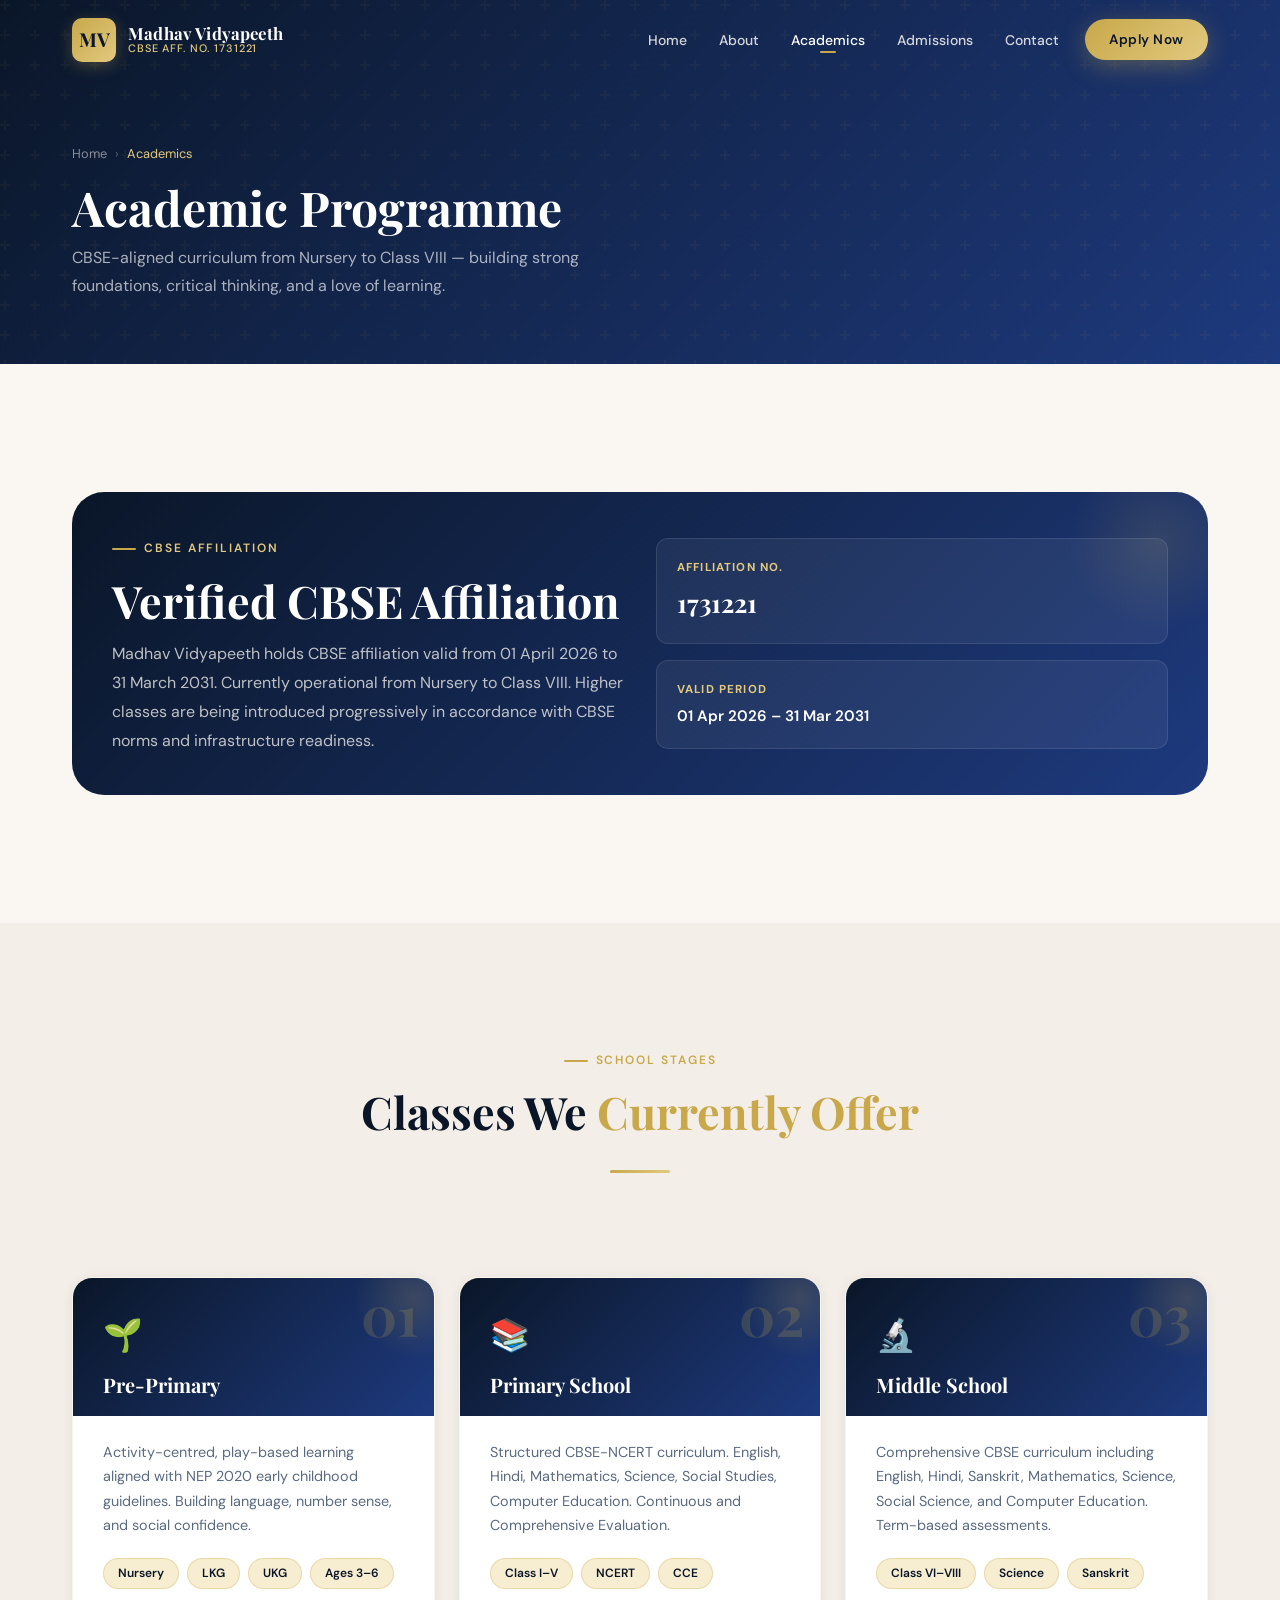
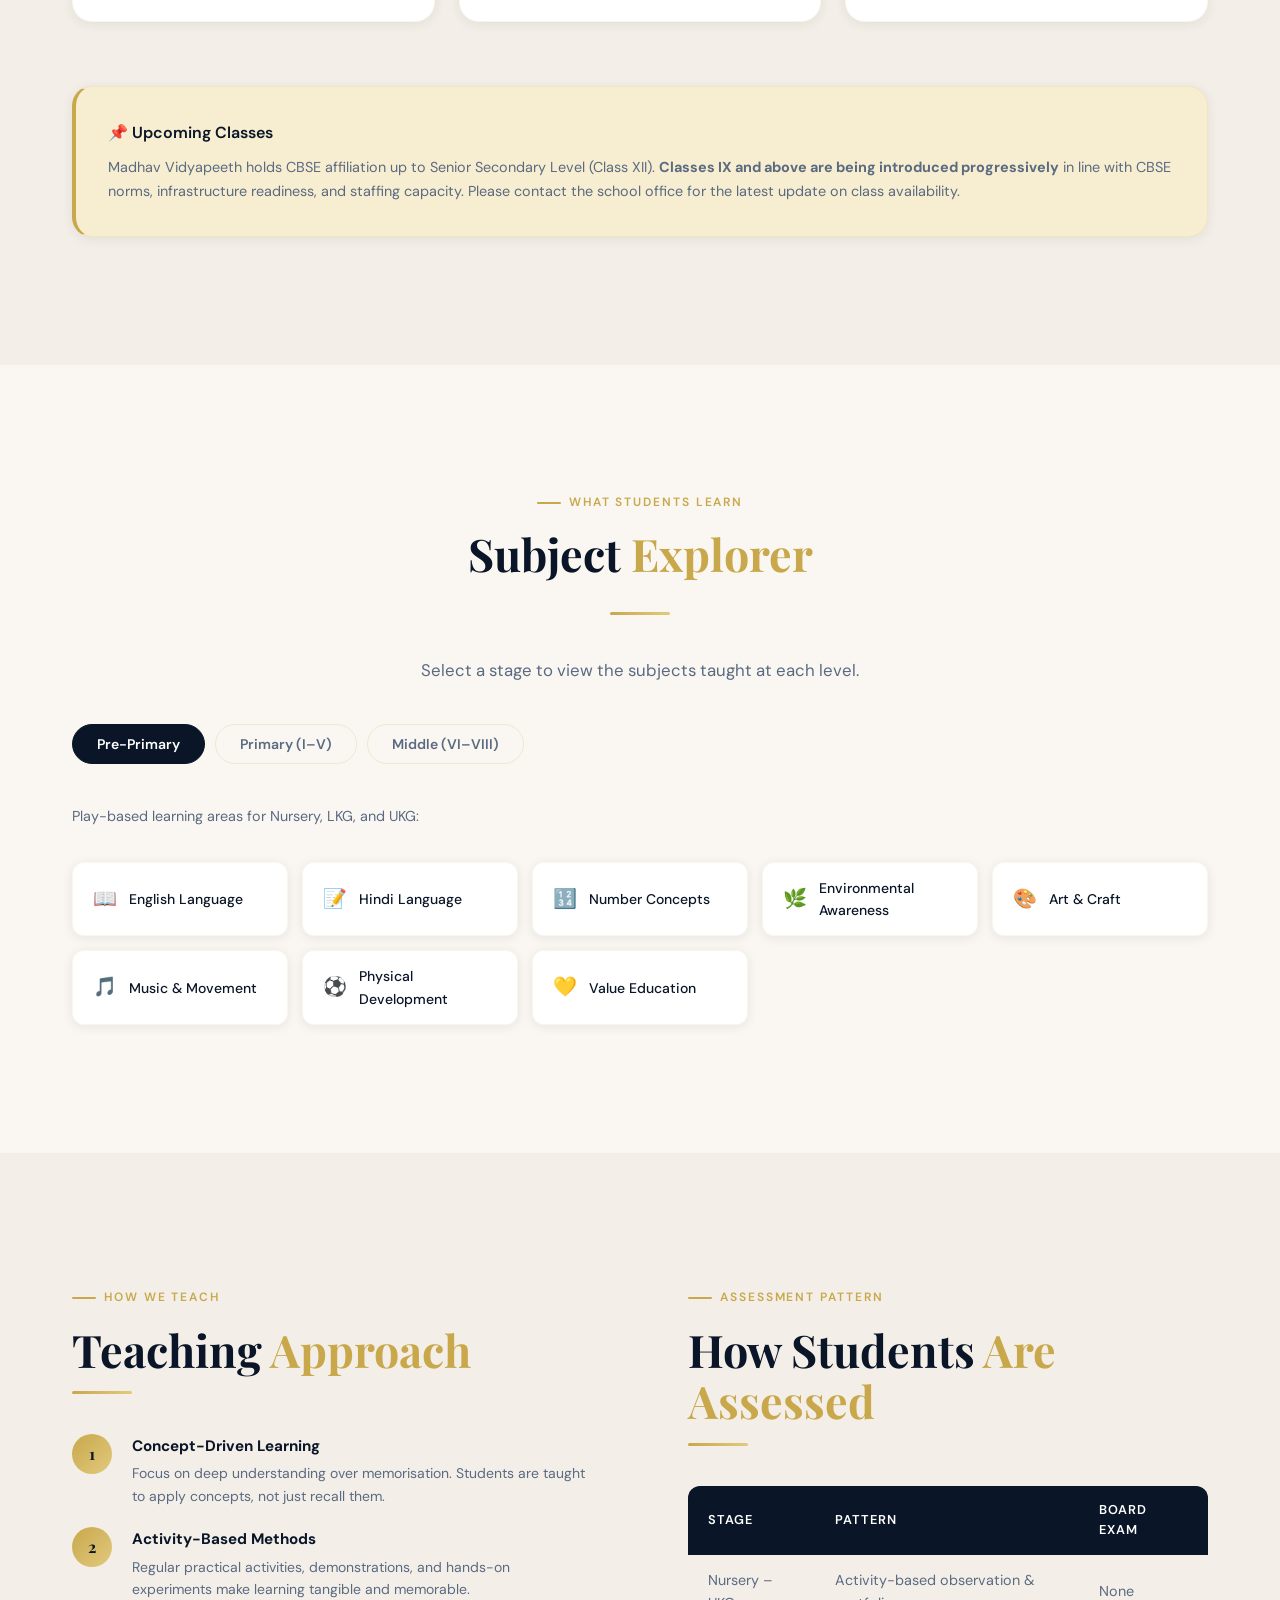
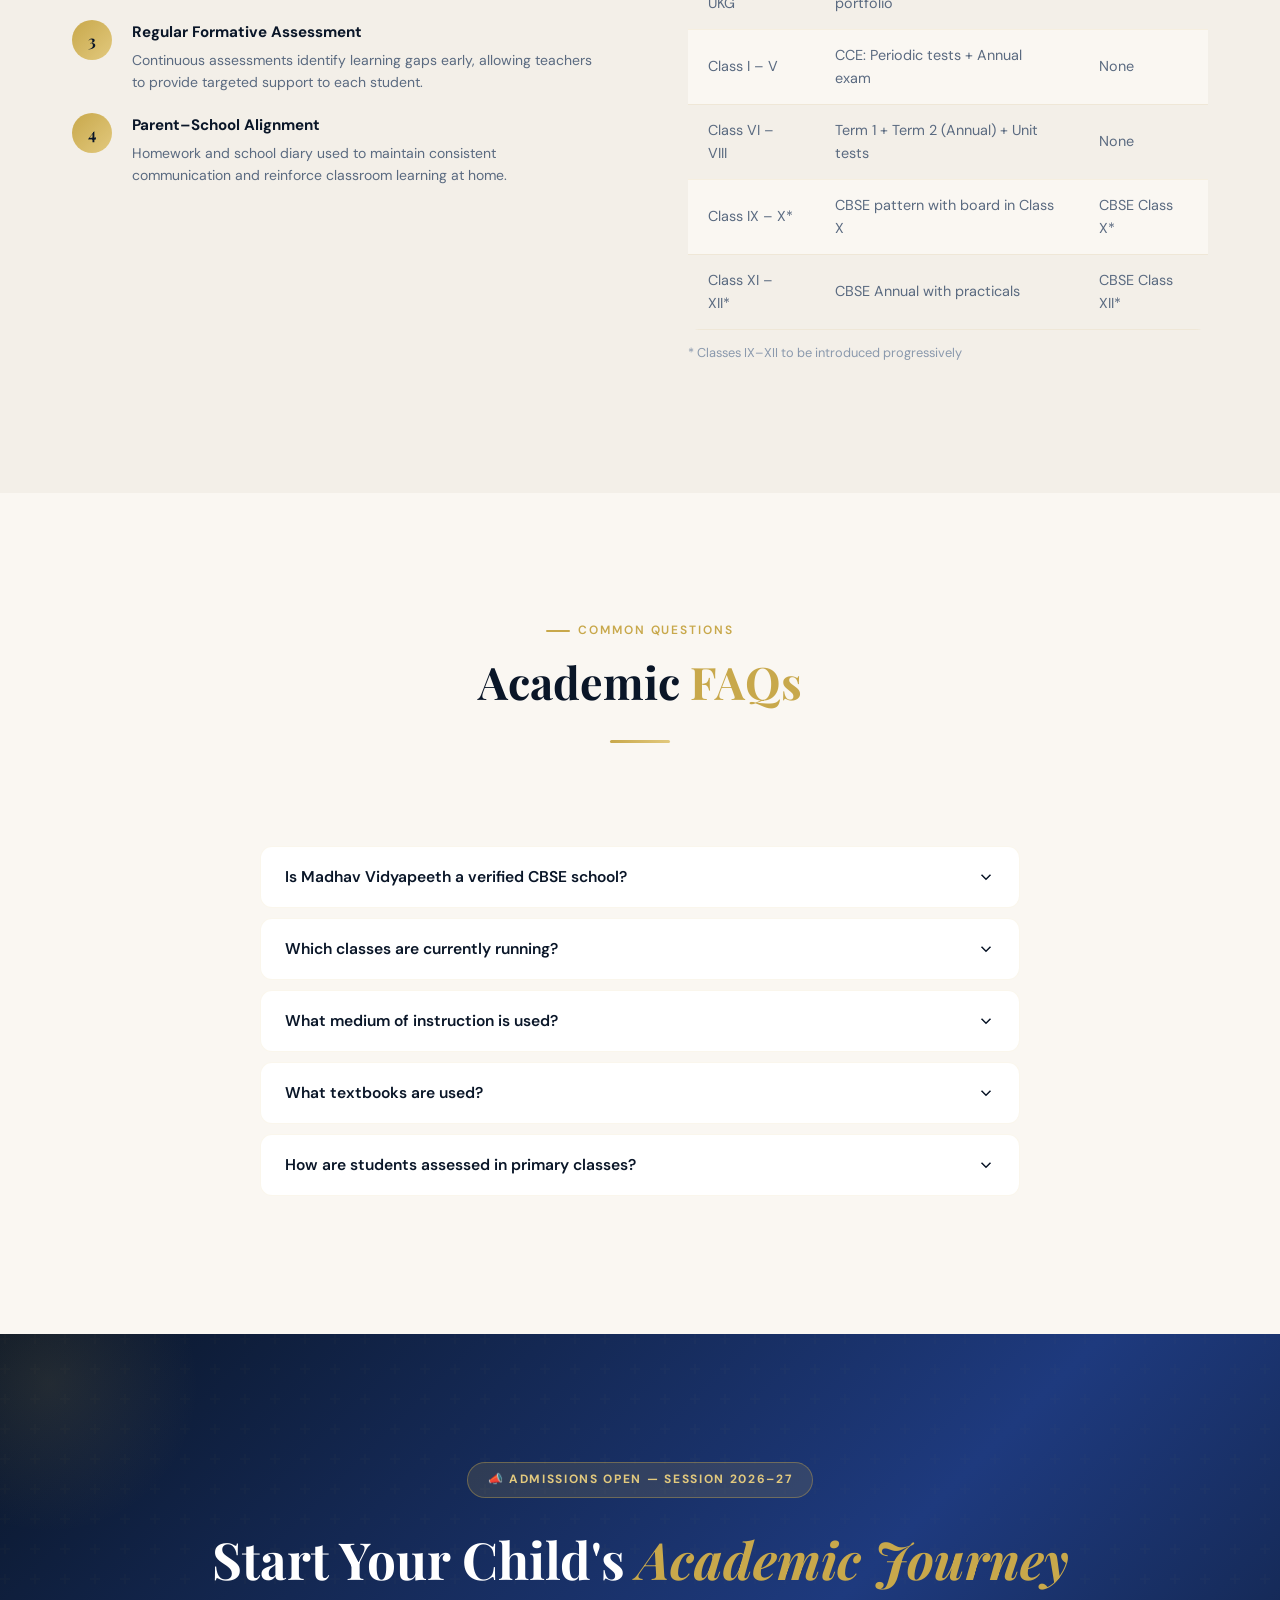
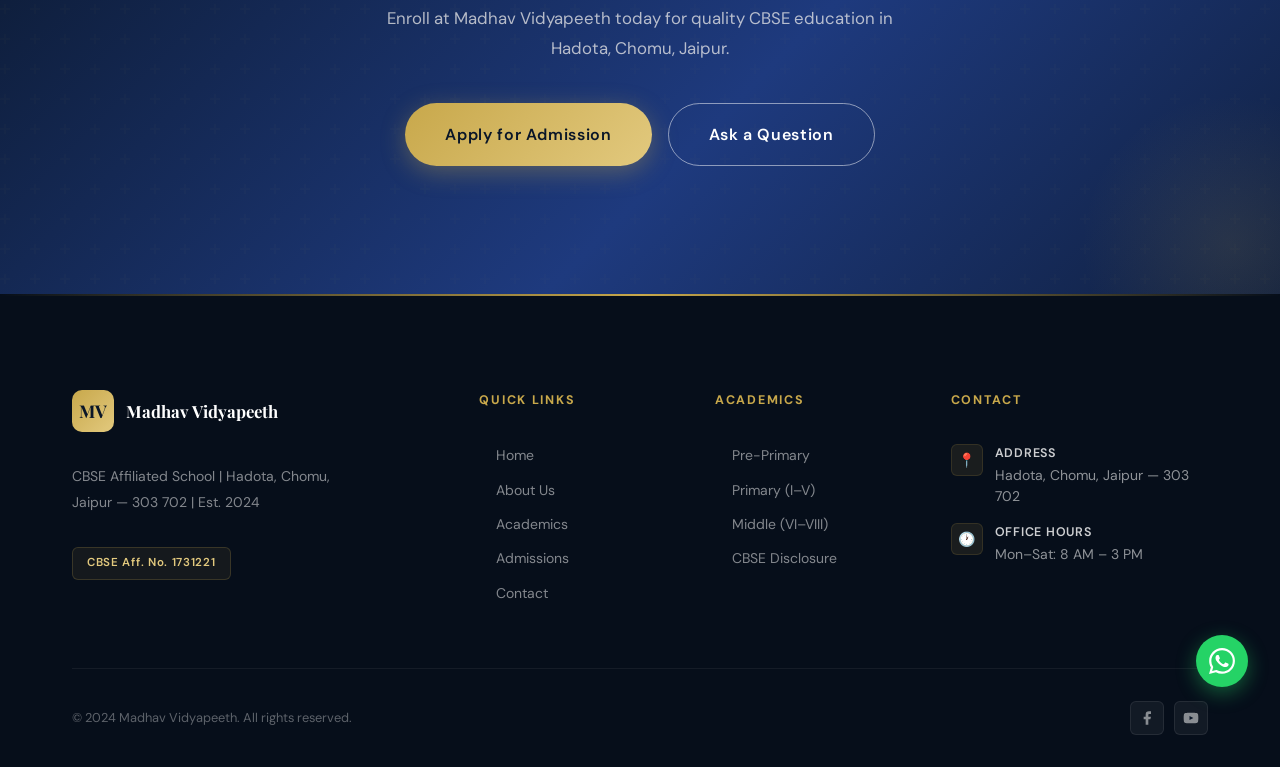
<file: academics.html>
<!DOCTYPE html>
<html lang="en">
<head>
  <meta charset="UTF-8" />
  <meta name="viewport" content="width=device-width, initial-scale=1.0" />
  <meta name="description" content="Academics at Madhav Vidyapeeth — CBSE curriculum from Nursery to Class VIII. Subject structure, teaching approach, and assessment details." />
  <title>Academics | Madhav Vidyapeeth — CBSE School Chomu, Jaipur</title>
  <link rel="preconnect" href="https://fonts.googleapis.com" />
  <link rel="preconnect" href="https://fonts.gstatic.com" crossorigin />
  <link href="https://fonts.googleapis.com/css2?family=Playfair+Display:ital,wght@0,600;0,700;1,600;1,700&family=DM+Sans:wght@300;400;500;600;700&display=swap" rel="stylesheet" />
  <link rel="stylesheet" href="assets/css/style.css" />
  <link rel="stylesheet" href="assets/css/responsive.css" />
  <link rel="stylesheet" href="assets/css/animations.css" />
  <style>
    .stage-tabs {
      display: flex;
      flex-wrap: wrap;
      gap: 0.625rem;
      margin-bottom: var(--space-lg);
    }
    .tab-btn {
      padding: 0.625rem 1.5rem;
      border-radius: 100px;
      border: 1.5px solid var(--border);
      background: transparent;
      font-family: 'DM Sans', sans-serif;
      font-size: 0.875rem;
      font-weight: 600;
      color: var(--slate);
      cursor: pointer;
      transition: all var(--dur-mid) var(--ease);
    }
    .tab-btn:hover,
    .tab-btn.active {
      background: var(--navy);
      border-color: var(--navy);
      color: var(--white);
    }
    .subject-grid {
      display: grid;
      grid-template-columns: repeat(auto-fill, minmax(200px, 1fr));
      gap: 0.875rem;
      margin-top: var(--space-md);
    }
    .subject-chip {
      display: flex;
      align-items: center;
      gap: 0.75rem;
      padding: 0.875rem 1.25rem;
      background: var(--white);
      border: 1px solid var(--border-light);
      border-radius: var(--radius-md);
      font-family: 'DM Sans', sans-serif;
      font-size: 0.875rem;
      font-weight: 500;
      color: var(--navy);
      box-shadow: var(--shadow-sm);
      transition: all var(--dur-fast) var(--ease);
    }
    .subject-chip:hover {
      border-color: var(--gold);
      box-shadow: var(--shadow-gold);
      transform: translateY(-2px);
    }
    .subject-chip .subj-icon {
      font-size: 1.2rem;
    }
    .faq-question {
      display: flex;
      align-items: center;
      justify-content: space-between;
      width: 100%;
      padding: 1.25rem 1.5rem;
      background: transparent;
      border: none;
      font-family: 'DM Sans', sans-serif;
      font-size: 0.975rem;
      font-weight: 600;
      color: var(--navy);
      cursor: pointer;
      text-align: left;
      gap: 1rem;
    }
    .faq-question svg {
      flex-shrink: 0;
      transition: transform var(--dur-mid) var(--ease);
    }
    .faq-item.open .faq-question svg {
      transform: rotate(180deg);
    }
    .faq-item {
      background: var(--white);
      border: 1px solid var(--border-light);
      border-radius: var(--radius-md);
      margin-bottom: 0.625rem;
      overflow: hidden;
    }
    .faq-answer {
      padding: 0 1.5rem;
      font-size: 0.9rem;
      color: var(--slate);
      line-height: 1.75;
      max-height: 0;
      overflow: hidden;
    }
    .faq-answer-inner {
      padding-bottom: 1.25rem;
    }
  </style>
</head>
<body>

<nav id="navbar" class="scrolled" role="navigation">
  <div class="nav-container">
    <a href="index.html" class="nav-logo">
      <div class="nav-logo-icon">MV</div>
      <div class="nav-logo-text">
        <span class="school-name">Madhav Vidyapeeth</span>
        <span class="school-tagline">CBSE Aff. No. 1731221</span>
      </div>
    </a>
    <ul class="nav-menu" id="nav-menu">
      <li><a href="index.html"       class="nav-link">Home</a></li>
      <li><a href="about.html"       class="nav-link">About</a></li>
      <li><a href="academics.html"   class="nav-link active">Academics</a></li>
      <li><a href="admissions.html"  class="nav-link">Admissions</a></li>
      <li><a href="contact.html"     class="nav-link">Contact</a></li>
      <li class="nav-cta"><a href="admissions.html" class="btn btn-primary btn-sm">Apply Now</a></li>
    </ul>
    <button class="nav-hamburger" id="nav-hamburger" aria-label="Toggle menu" aria-expanded="false" aria-controls="nav-menu">
      <span></span><span></span><span></span>
    </button>
  </div>
</nav>

<section class="page-hero">
  <div class="container page-hero-content">
    <nav class="breadcrumb">
      <a href="index.html">Home</a><span>›</span>
      <span class="current">Academics</span>
    </nav>
    <h1 class="page-hero-title">Academic Programme</h1>
    <p class="page-hero-desc">
      CBSE-aligned curriculum from Nursery to Class VIII — building strong
      foundations, critical thinking, and a love of learning.
    </p>
  </div>
</section>

<!-- CBSE INFO BLOCK -->
<section class="content-section">
  <div class="container">
    <div class="highlight-block reveal">
      <div style="position:relative;z-index:1; display:grid; grid-template-columns:1fr 1fr; gap:2rem; align-items:center;">
        <div>
          <span class="section-label" style="color:var(--gold-light);">CBSE Affiliation</span>
          <h2 style="font-family:'Playfair Display',serif; color:var(--white); margin-bottom:0.875rem;">
            Verified CBSE Affiliation
          </h2>
          <p style="color:rgba(250,247,242,0.75); line-height:1.8;">
            Madhav Vidyapeeth holds CBSE affiliation valid from 01 April 2026 to
            31 March 2031. Currently operational from Nursery to Class VIII.
            Higher classes are being introduced progressively in accordance with
            CBSE norms and infrastructure readiness.
          </p>
        </div>
        <div style="display:flex; flex-direction:column; gap:1rem;">
          <div style="background:rgba(255,255,255,0.06); border:1px solid rgba(255,255,255,0.1); border-radius:var(--radius-md); padding:1.25rem;">
            <div style="font-family:'DM Sans',sans-serif; font-size:0.72rem; font-weight:700; text-transform:uppercase; letter-spacing:0.1em; color:var(--gold-light); margin-bottom:0.3rem;">Affiliation No.</div>
            <div style="font-family:'Playfair Display',serif; font-size:1.6rem; color:var(--white); font-weight:700;">1731221</div>
          </div>
          <div style="background:rgba(255,255,255,0.06); border:1px solid rgba(255,255,255,0.1); border-radius:var(--radius-md); padding:1.25rem;">
            <div style="font-family:'DM Sans',sans-serif; font-size:0.72rem; font-weight:700; text-transform:uppercase; letter-spacing:0.1em; color:var(--gold-light); margin-bottom:0.3rem;">Valid Period</div>
            <div style="font-family:'DM Sans',sans-serif; font-size:0.95rem; color:var(--white); font-weight:600;">01 Apr 2026 – 31 Mar 2031</div>
          </div>
        </div>
      </div>
    </div>
  </div>
</section>

<!-- STAGE OVERVIEW -->
<section class="content-section alt-bg">
  <div class="container">
    <div class="center-block reveal">
      <span class="section-label">School Stages</span>
      <h2 class="section-title">Classes We <span>Currently Offer</span></h2>
      <div class="divider"></div>
    </div>

    <div class="academics-grid stagger-children" style="margin-top:var(--space-xl);">
      <article class="academic-card">
        <div class="academic-card-header">
          <span class="academic-card-num">01</span>
          <div class="academic-card-icon">🌱</div>
          <h3 class="academic-card-title">Pre-Primary</h3>
        </div>
        <div class="academic-card-body">
          <p class="academic-card-desc">Activity-centred, play-based learning aligned with NEP 2020 early childhood guidelines. Building language, number sense, and social confidence.</p>
          <div class="academic-tag-list">
            <span class="academic-tag">Nursery</span>
            <span class="academic-tag">LKG</span>
            <span class="academic-tag">UKG</span>
            <span class="academic-tag">Ages 3–6</span>
          </div>
        </div>
      </article>
      <article class="academic-card">
        <div class="academic-card-header">
          <span class="academic-card-num">02</span>
          <div class="academic-card-icon">📚</div>
          <h3 class="academic-card-title">Primary School</h3>
        </div>
        <div class="academic-card-body">
          <p class="academic-card-desc">Structured CBSE-NCERT curriculum. English, Hindi, Mathematics, Science, Social Studies, Computer Education. Continuous and Comprehensive Evaluation.</p>
          <div class="academic-tag-list">
            <span class="academic-tag">Class I–V</span>
            <span class="academic-tag">NCERT</span>
            <span class="academic-tag">CCE</span>
          </div>
        </div>
      </article>
      <article class="academic-card">
        <div class="academic-card-header">
          <span class="academic-card-num">03</span>
          <div class="academic-card-icon">🔬</div>
          <h3 class="academic-card-title">Middle School</h3>
        </div>
        <div class="academic-card-body">
          <p class="academic-card-desc">Comprehensive CBSE curriculum including English, Hindi, Sanskrit, Mathematics, Science, Social Science, and Computer Education. Term-based assessments.</p>
          <div class="academic-tag-list">
            <span class="academic-tag">Class VI–VIII</span>
            <span class="academic-tag">Science</span>
            <span class="academic-tag">Sanskrit</span>
          </div>
        </div>
      </article>
    </div>

    <div style="margin-top:var(--space-xl);">
      <div class="detail-card" style="border-left:4px solid var(--gold); background:var(--gold-pale);">
        <p style="color:var(--navy); font-weight:600; margin-bottom:0.5rem;">📌 Upcoming Classes</p>
        <p style="color:var(--slate); font-size:0.9rem; line-height:1.7;">
          Madhav Vidyapeeth holds CBSE affiliation up to Senior Secondary Level (Class XII).
          <strong>Classes IX and above are being introduced progressively</strong> in line with
          CBSE norms, infrastructure readiness, and staffing capacity.
          Please contact the school office for the latest update on class availability.
        </p>
      </div>
    </div>

  </div>
</section>

<!-- SUBJECT EXPLORER -->
<section class="content-section">
  <div class="container">
    <div class="center-block reveal">
      <span class="section-label">What Students Learn</span>
      <h2 class="section-title">Subject <span>Explorer</span></h2>
      <div class="divider"></div>
      <p class="section-desc">Select a stage to view the subjects taught at each level.</p>
    </div>

    <div style="margin-top:var(--space-lg);">
      <div class="stage-tabs">
        <button class="tab-btn" data-tab="preprimary">Pre-Primary</button>
        <button class="tab-btn" data-tab="primary">Primary (I–V)</button>
        <button class="tab-btn" data-tab="middle">Middle (VI–VIII)</button>
      </div>

      <div data-pane="preprimary" style="display:none;">
        <p style="color:var(--slate); margin-bottom:var(--space-sm); font-size:0.9rem;">Play-based learning areas for Nursery, LKG, and UKG:</p>
        <div class="subject-grid">
          <div class="subject-chip"><span class="subj-icon">📖</span> English Language</div>
          <div class="subject-chip"><span class="subj-icon">📝</span> Hindi Language</div>
          <div class="subject-chip"><span class="subj-icon">🔢</span> Number Concepts</div>
          <div class="subject-chip"><span class="subj-icon">🌿</span> Environmental Awareness</div>
          <div class="subject-chip"><span class="subj-icon">🎨</span> Art &amp; Craft</div>
          <div class="subject-chip"><span class="subj-icon">🎵</span> Music &amp; Movement</div>
          <div class="subject-chip"><span class="subj-icon">⚽</span> Physical Development</div>
          <div class="subject-chip"><span class="subj-icon">💛</span> Value Education</div>
        </div>
      </div>

      <div data-pane="primary" style="display:none;">
        <p style="color:var(--slate); margin-bottom:var(--space-sm); font-size:0.9rem;">CBSE-NCERT subjects for Class I through V:</p>
        <div class="subject-grid">
          <div class="subject-chip"><span class="subj-icon">📖</span> English</div>
          <div class="subject-chip"><span class="subj-icon">📝</span> Hindi</div>
          <div class="subject-chip"><span class="subj-icon">🔢</span> Mathematics</div>
          <div class="subject-chip"><span class="subj-icon">🌿</span> EVS (Cl. I–II)</div>
          <div class="subject-chip"><span class="subj-icon">🔬</span> Science (Cl. III–V)</div>
          <div class="subject-chip"><span class="subj-icon">🌍</span> Social Studies (III–V)</div>
          <div class="subject-chip"><span class="subj-icon">💻</span> Computer Education</div>
          <div class="subject-chip"><span class="subj-icon">🎨</span> Art Education</div>
          <div class="subject-chip"><span class="subj-icon">⚽</span> Physical Education</div>
          <div class="subject-chip"><span class="subj-icon">💛</span> Moral Science</div>
        </div>
      </div>

      <div data-pane="middle" style="display:none;">
        <p style="color:var(--slate); margin-bottom:var(--space-sm); font-size:0.9rem;">CBSE-NCERT subjects for Class VI through VIII:</p>
        <div class="subject-grid">
          <div class="subject-chip"><span class="subj-icon">📖</span> English (1st Language)</div>
          <div class="subject-chip"><span class="subj-icon">📝</span> Hindi (2nd Language)</div>
          <div class="subject-chip"><span class="subj-icon">🕉️</span> Sanskrit (3rd Language)</div>
          <div class="subject-chip"><span class="subj-icon">🔢</span> Mathematics</div>
          <div class="subject-chip"><span class="subj-icon">🔬</span> Science</div>
          <div class="subject-chip"><span class="subj-icon">🗺️</span> History</div>
          <div class="subject-chip"><span class="subj-icon">🌍</span> Geography</div>
          <div class="subject-chip"><span class="subj-icon">⚖️</span> Civics</div>
          <div class="subject-chip"><span class="subj-icon">💻</span> Computer Science</div>
          <div class="subject-chip"><span class="subj-icon">🎨</span> Art &amp; Craft</div>
          <div class="subject-chip"><span class="subj-icon">⚽</span> Physical Education</div>
        </div>
      </div>
    </div>
  </div>
</section>

<!-- TEACHING APPROACH -->
<section class="content-section alt-bg">
  <div class="container">
    <div class="info-grid-2" style="align-items:start; gap:var(--space-2xl);">
      <div class="reveal-left">
        <span class="section-label">How We Teach</span>
        <h2 class="section-title">Teaching <span>Approach</span></h2>
        <div class="divider"></div>
        <div class="step-list" style="margin-top:var(--space-md);">
          <div class="step-item">
            <div class="step-num">1</div>
            <div class="step-content">
              <div class="step-title">Concept-Driven Learning</div>
              <div class="step-desc">Focus on deep understanding over memorisation. Students are taught to apply concepts, not just recall them.</div>
            </div>
          </div>
          <div class="step-item">
            <div class="step-num">2</div>
            <div class="step-content">
              <div class="step-title">Activity-Based Methods</div>
              <div class="step-desc">Regular practical activities, demonstrations, and hands-on experiments make learning tangible and memorable.</div>
            </div>
          </div>
          <div class="step-item">
            <div class="step-num">3</div>
            <div class="step-content">
              <div class="step-title">Regular Formative Assessment</div>
              <div class="step-desc">Continuous assessments identify learning gaps early, allowing teachers to provide targeted support to each student.</div>
            </div>
          </div>
          <div class="step-item">
            <div class="step-num">4</div>
            <div class="step-content">
              <div class="step-title">Parent–School Alignment</div>
              <div class="step-desc">Homework and school diary used to maintain consistent communication and reinforce classroom learning at home.</div>
            </div>
          </div>
        </div>
      </div>

      <div class="reveal-right">
        <span class="section-label">Assessment Pattern</span>
        <h2 class="section-title">How Students <span>Are Assessed</span></h2>
        <div class="divider"></div>
        <div style="margin-top:var(--space-md); overflow:auto;">
          <table class="data-table" style="border-radius:var(--radius-md); overflow:hidden;">
            <thead>
              <tr>
                <th>Stage</th>
                <th>Pattern</th>
                <th>Board Exam</th>
              </tr>
            </thead>
            <tbody>
              <tr><td>Nursery – UKG</td><td>Activity-based observation &amp; portfolio</td><td>None</td></tr>
              <tr><td>Class I – V</td><td>CCE: Periodic tests + Annual exam</td><td>None</td></tr>
              <tr><td>Class VI – VIII</td><td>Term 1 + Term 2 (Annual) + Unit tests</td><td>None</td></tr>
              <tr><td>Class IX – X*</td><td>CBSE pattern with board in Class X</td><td>CBSE Class X*</td></tr>
              <tr><td>Class XI – XII*</td><td>CBSE Annual with practicals</td><td>CBSE Class XII*</td></tr>
            </tbody>
          </table>
          <p style="font-size:0.8rem; color:var(--slate-light); margin-top:0.75rem;">* Classes IX–XII to be introduced progressively</p>
        </div>
      </div>
    </div>
  </div>
</section>

<!-- FAQ -->
<section class="content-section">
  <div class="container">
    <div class="center-block reveal" style="margin-bottom:var(--space-xl);">
      <span class="section-label">Common Questions</span>
      <h2 class="section-title">Academic <span>FAQs</span></h2>
      <div class="divider"></div>
    </div>

    <div style="max-width:760px; margin:0 auto;">
      <div class="faq-item">
        <button class="faq-question">
          Is Madhav Vidyapeeth a verified CBSE school?
          <svg width="18" height="18" viewBox="0 0 24 24" fill="none" stroke="currentColor" stroke-width="2"><polyline points="6 9 12 15 18 9"/></svg>
        </button>
        <div class="faq-answer"><div class="faq-answer-inner">Yes. Madhav Vidyapeeth holds CBSE affiliation number <strong>1731221</strong>, valid from 01 April 2026 to 31 March 2031. This can be verified at <strong>cbseaff.nic.in</strong>.</div></div>
      </div>
      <div class="faq-item">
        <button class="faq-question">
          Which classes are currently running?
          <svg width="18" height="18" viewBox="0 0 24 24" fill="none" stroke="currentColor" stroke-width="2"><polyline points="6 9 12 15 18 9"/></svg>
        </button>
        <div class="faq-answer"><div class="faq-answer-inner">Madhav Vidyapeeth currently operates from <strong>Nursery to Class VIII</strong>. The school holds CBSE affiliation up to Senior Secondary (Class XII) and will introduce higher classes progressively.</div></div>
      </div>
      <div class="faq-item">
        <button class="faq-question">
          What medium of instruction is used?
          <svg width="18" height="18" viewBox="0 0 24 24" fill="none" stroke="currentColor" stroke-width="2"><polyline points="6 9 12 15 18 9"/></svg>
        </button>
        <div class="faq-answer"><div class="faq-answer-inner">The school uses <strong>English as the primary medium of instruction</strong>. Hindi is taught as a second language from the Pre-Primary level onwards. Sanskrit is introduced from Class VI.</div></div>
      </div>
      <div class="faq-item">
        <button class="faq-question">
          What textbooks are used?
          <svg width="18" height="18" viewBox="0 0 24 24" fill="none" stroke="currentColor" stroke-width="2"><polyline points="6 9 12 15 18 9"/></svg>
        </button>
        <div class="faq-answer"><div class="faq-answer-inner">The school follows <strong>NCERT textbooks</strong> as prescribed by the CBSE curriculum for all classes. Supplementary reading materials may be recommended by subject teachers.</div></div>
      </div>
      <div class="faq-item">
        <button class="faq-question">
          How are students assessed in primary classes?
          <svg width="18" height="18" viewBox="0 0 24 24" fill="none" stroke="currentColor" stroke-width="2"><polyline points="6 9 12 15 18 9"/></svg>
        </button>
        <div class="faq-answer"><div class="faq-answer-inner">Primary students (Class I–V) are assessed through <strong>Continuous and Comprehensive Evaluation (CCE)</strong>, which includes periodic tests, oral assessments, project work, and the annual examination.</div></div>
      </div>
    </div>
  </div>
</section>

<!-- CTA -->
<section class="cta-section">
  <div class="cta-decoration left"></div>
  <div class="cta-decoration right"></div>
  <div class="container cta-content reveal">
    <div class="cta-badge"><span class="cta-badge-text">📣 Admissions Open — Session 2026–27</span></div>
    <h2 class="cta-title">Start Your Child's <span class="gold-text">Academic Journey</span></h2>
    <p class="cta-desc">Enroll at Madhav Vidyapeeth today for quality CBSE education in Hadota, Chomu, Jaipur.</p>
    <div class="cta-buttons">
      <a href="admissions.html" class="btn btn-primary btn-lg">Apply for Admission</a>
      <a href="contact.html"    class="btn btn-outline btn-lg">Ask a Question</a>
    </div>
  </div>
</section>

<!-- FOOTER -->
<footer class="footer">
  <div class="footer-top-line"></div>
  <div class="container">
    <div class="footer-grid">
      <div class="footer-brand">
        <a href="index.html" class="footer-logo">
          <div class="footer-logo-icon">MV</div>
          <span class="footer-logo-name">Madhav Vidyapeeth</span>
        </a>
        <p class="footer-desc">CBSE Affiliated School | Hadota, Chomu, Jaipur — 303 702 | Est. 2024</p>
        <span class="footer-affil">CBSE Aff. No. 1731221</span>
      </div>
      <div>
        <p class="footer-col-title">Quick Links</p>
        <ul class="footer-links">
          <li><a href="index.html"      class="footer-link">Home</a></li>
          <li><a href="about.html"      class="footer-link">About Us</a></li>
          <li><a href="academics.html"  class="footer-link">Academics</a></li>
          <li><a href="admissions.html" class="footer-link">Admissions</a></li>
          <li><a href="contact.html"    class="footer-link">Contact</a></li>
        </ul>
      </div>
      <div>
        <p class="footer-col-title">Academics</p>
        <ul class="footer-links">
          <li><a href="academics.html" class="footer-link">Pre-Primary</a></li>
          <li><a href="academics.html" class="footer-link">Primary (I–V)</a></li>
          <li><a href="academics.html" class="footer-link">Middle (VI–VIII)</a></li>
          <li><a href="admissions.html" class="footer-link">CBSE Disclosure</a></li>
        </ul>
      </div>
      <div>
        <p class="footer-col-title">Contact</p>
        <ul class="footer-contact-list">
          <li class="footer-contact-item">
            <div class="footer-contact-icon">📍</div>
            <div class="footer-contact-text"><strong>Address</strong>Hadota, Chomu, Jaipur — 303 702</div>
          </li>
          <li class="footer-contact-item">
            <div class="footer-contact-icon">🕐</div>
            <div class="footer-contact-text"><strong>Office Hours</strong>Mon–Sat: 8 AM – 3 PM</div>
          </li>
        </ul>
      </div>
    </div>
    <div class="footer-bottom">
      <p class="footer-copyright">© 2024 Madhav Vidyapeeth. All rights reserved.</p>
      <div class="footer-social">
        <a href="#" class="footer-social-link" aria-label="Facebook">
          <svg width="16" height="16" viewBox="0 0 24 24" fill="currentColor"><path d="M18 2h-3a5 5 0 0 0-5 5v3H7v4h3v8h4v-8h3l1-4h-4V7a1 1 0 0 1 1-1h3z"/></svg>
        </a>
        <a href="#" class="footer-social-link" aria-label="YouTube">
          <svg width="16" height="16" viewBox="0 0 24 24" fill="currentColor"><path d="M22.54 6.42a2.78 2.78 0 0 0-1.95-1.96C18.88 4 12 4 12 4s-6.88 0-8.59.46a2.78 2.78 0 0 0-1.95 1.96A29 29 0 0 0 1 12a29 29 0 0 0 .46 5.58A2.78 2.78 0 0 0 3.41 19.6C5.12 20 12 20 12 20s6.88 0 8.59-.46a2.78 2.78 0 0 0 1.95-1.95A29 29 0 0 0 23 12a29 29 0 0 0-.46-5.58z"/><polygon fill="#0A1628" points="9.75 15.02 15.5 12 9.75 8.98 9.75 15.02"/></svg>
        </a>
      </div>
    </div>
  </div>
</footer>

<button id="back-to-top" class="back-to-top" aria-label="Back to top">
  <svg width="18" height="18" viewBox="0 0 24 24" fill="none" stroke="currentColor" stroke-width="2.5"><polyline points="18 15 12 9 6 15"/></svg>
</button>

<script src="assets/js/animations.js" defer></script>
<script src="assets/js/navbar.js"     defer></script>
<script src="assets/js/script.js"     defer></script>
</body>
</html>
</file>
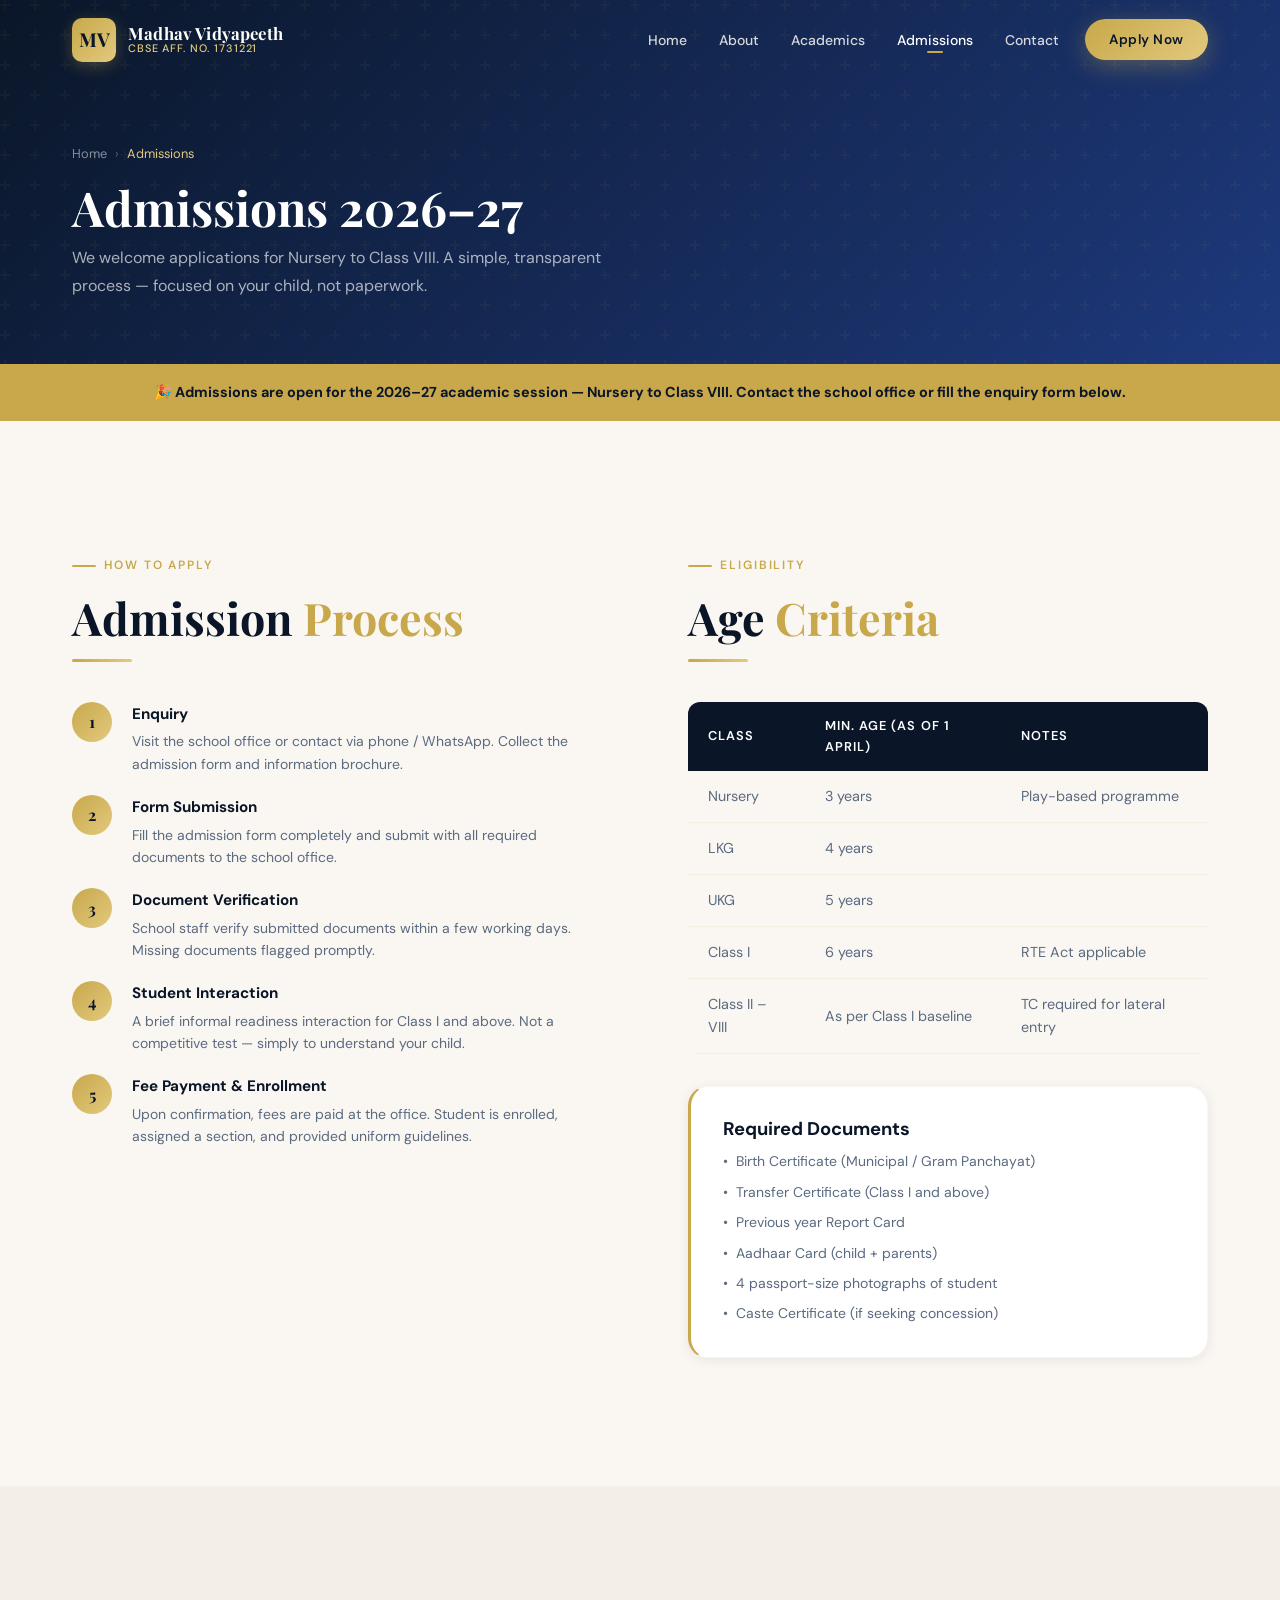
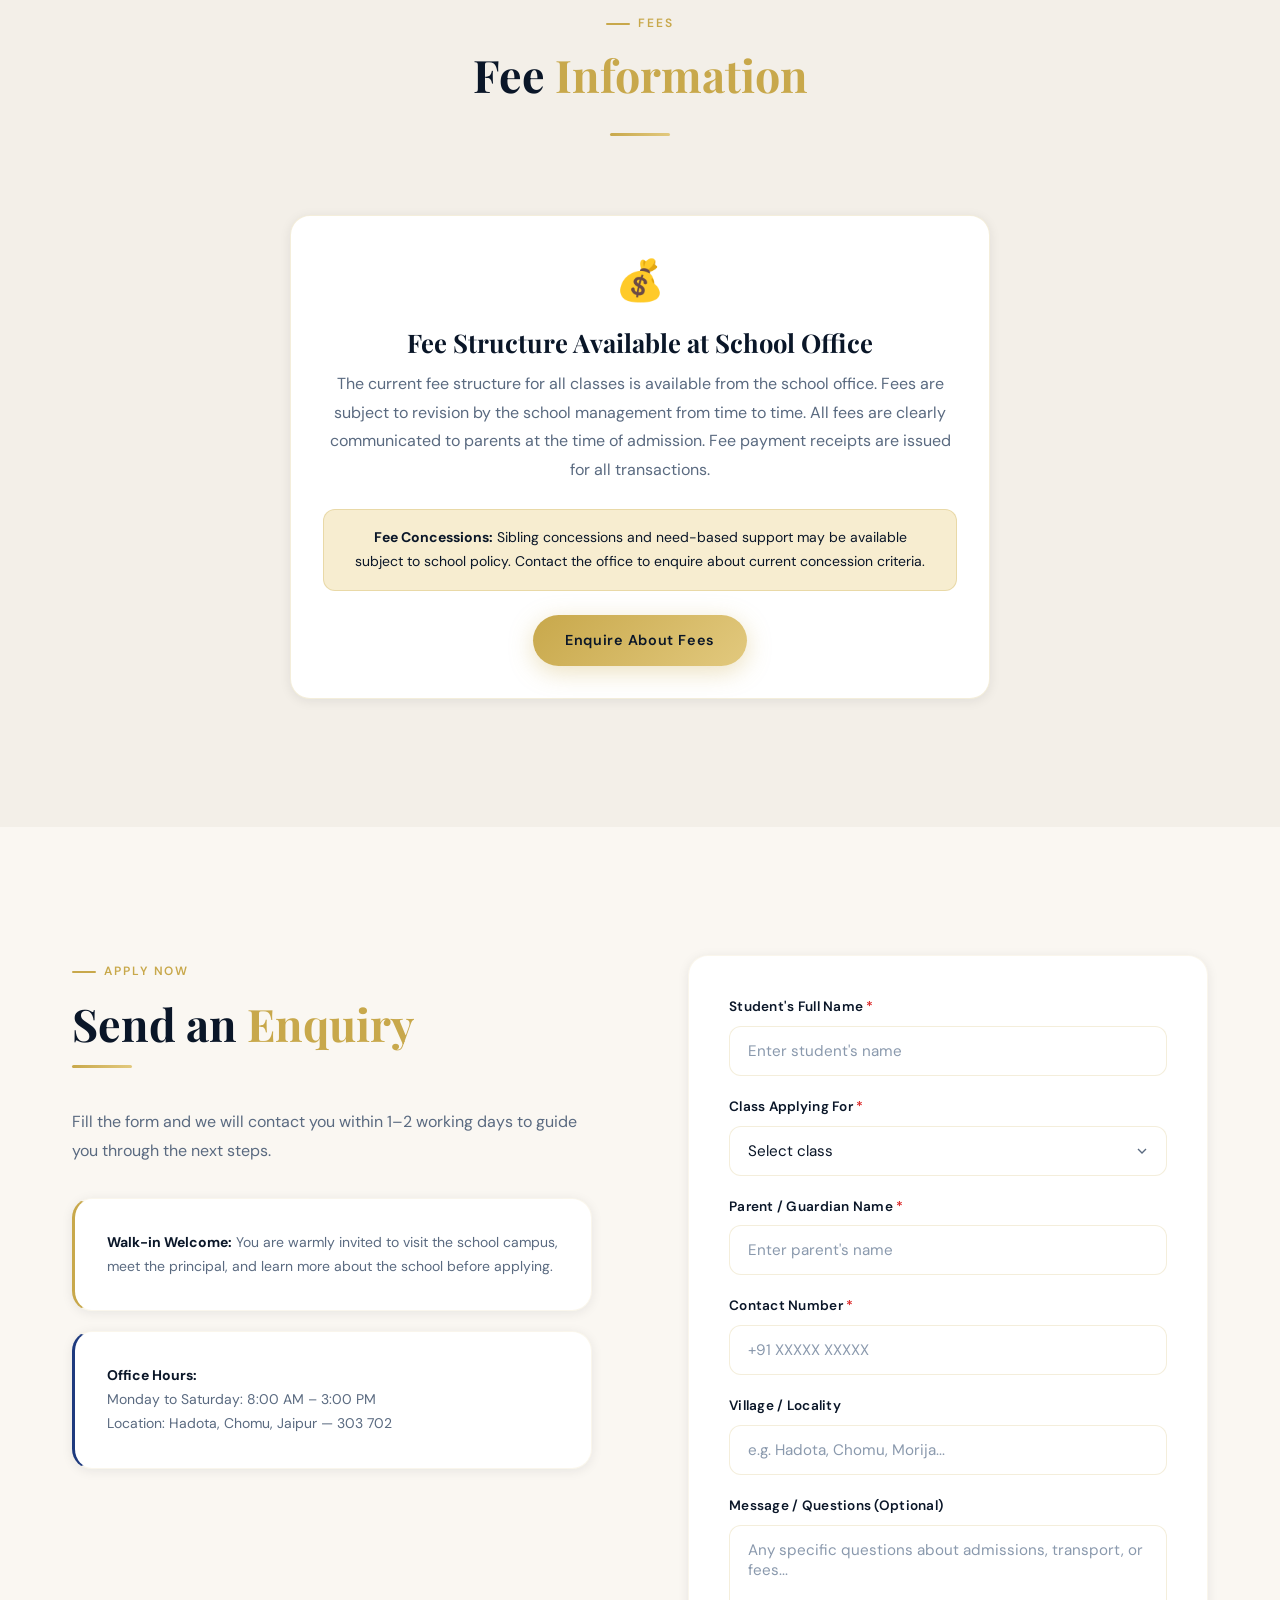
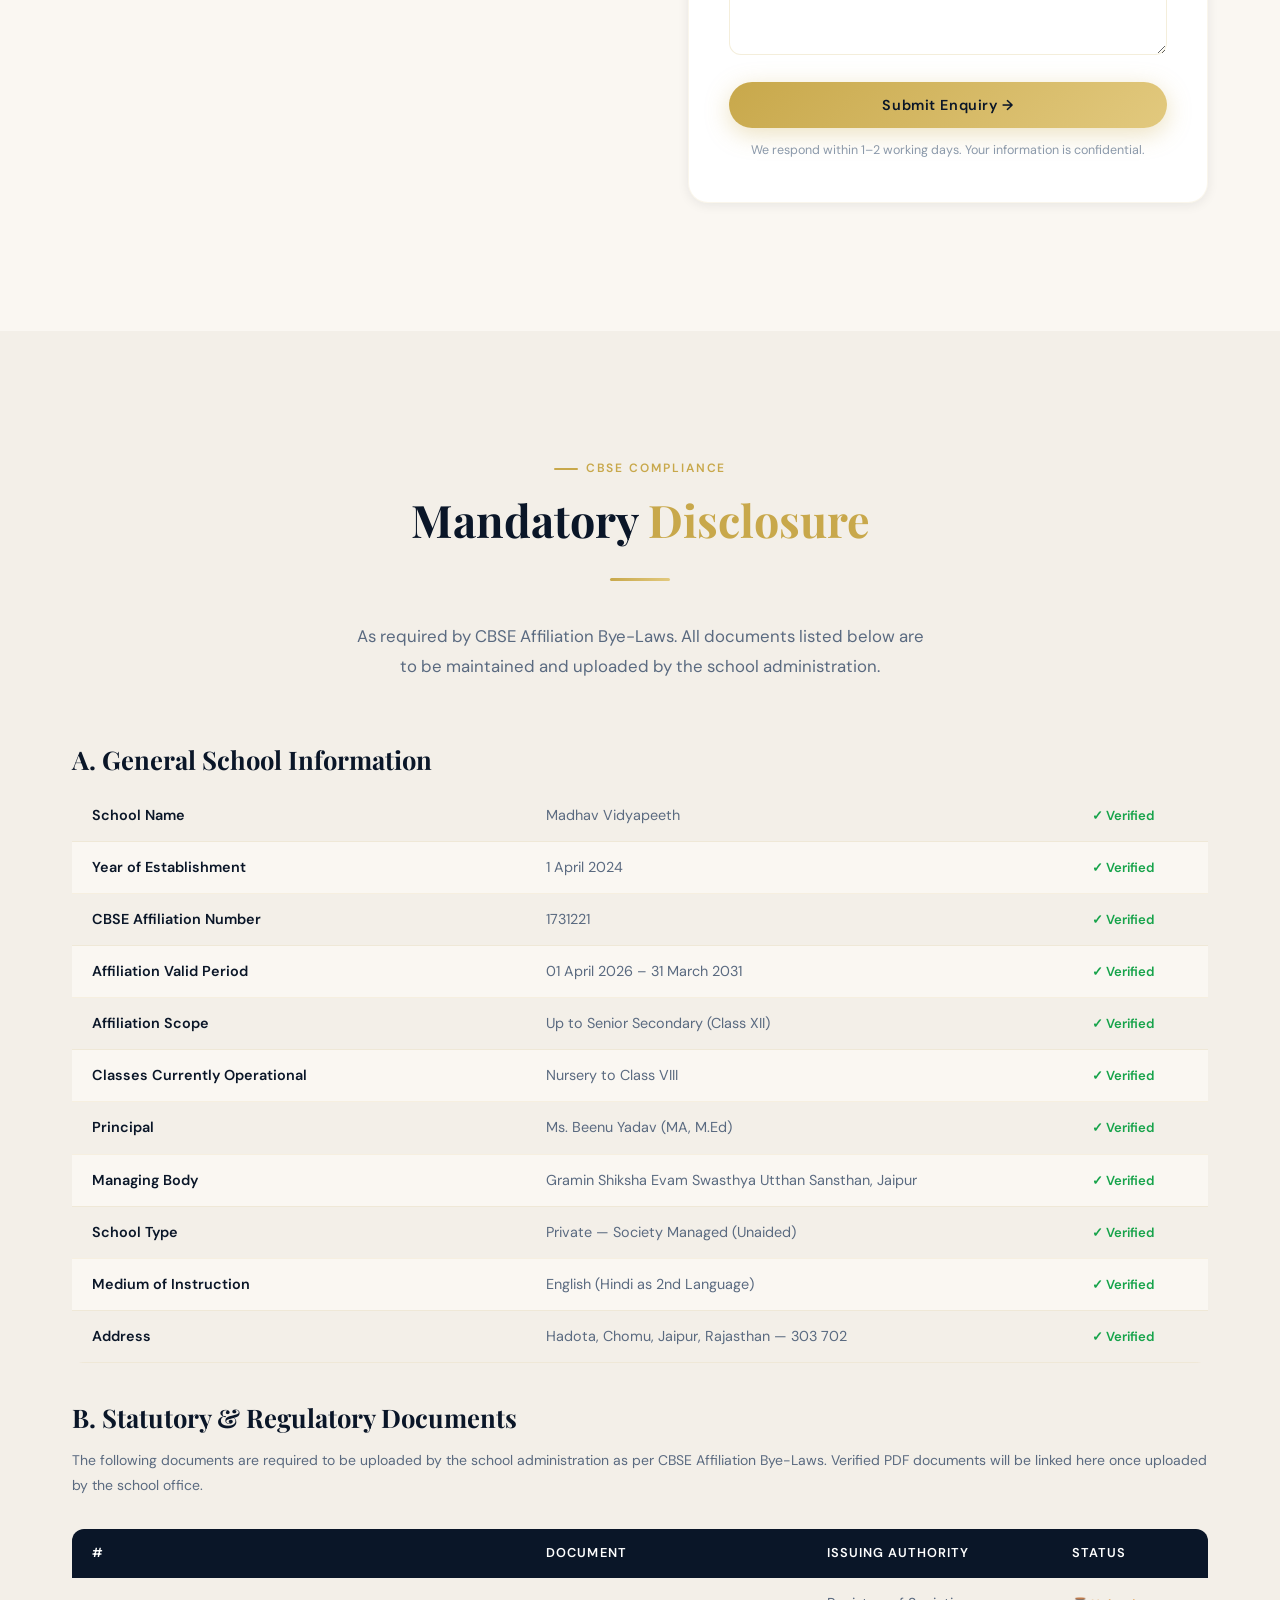
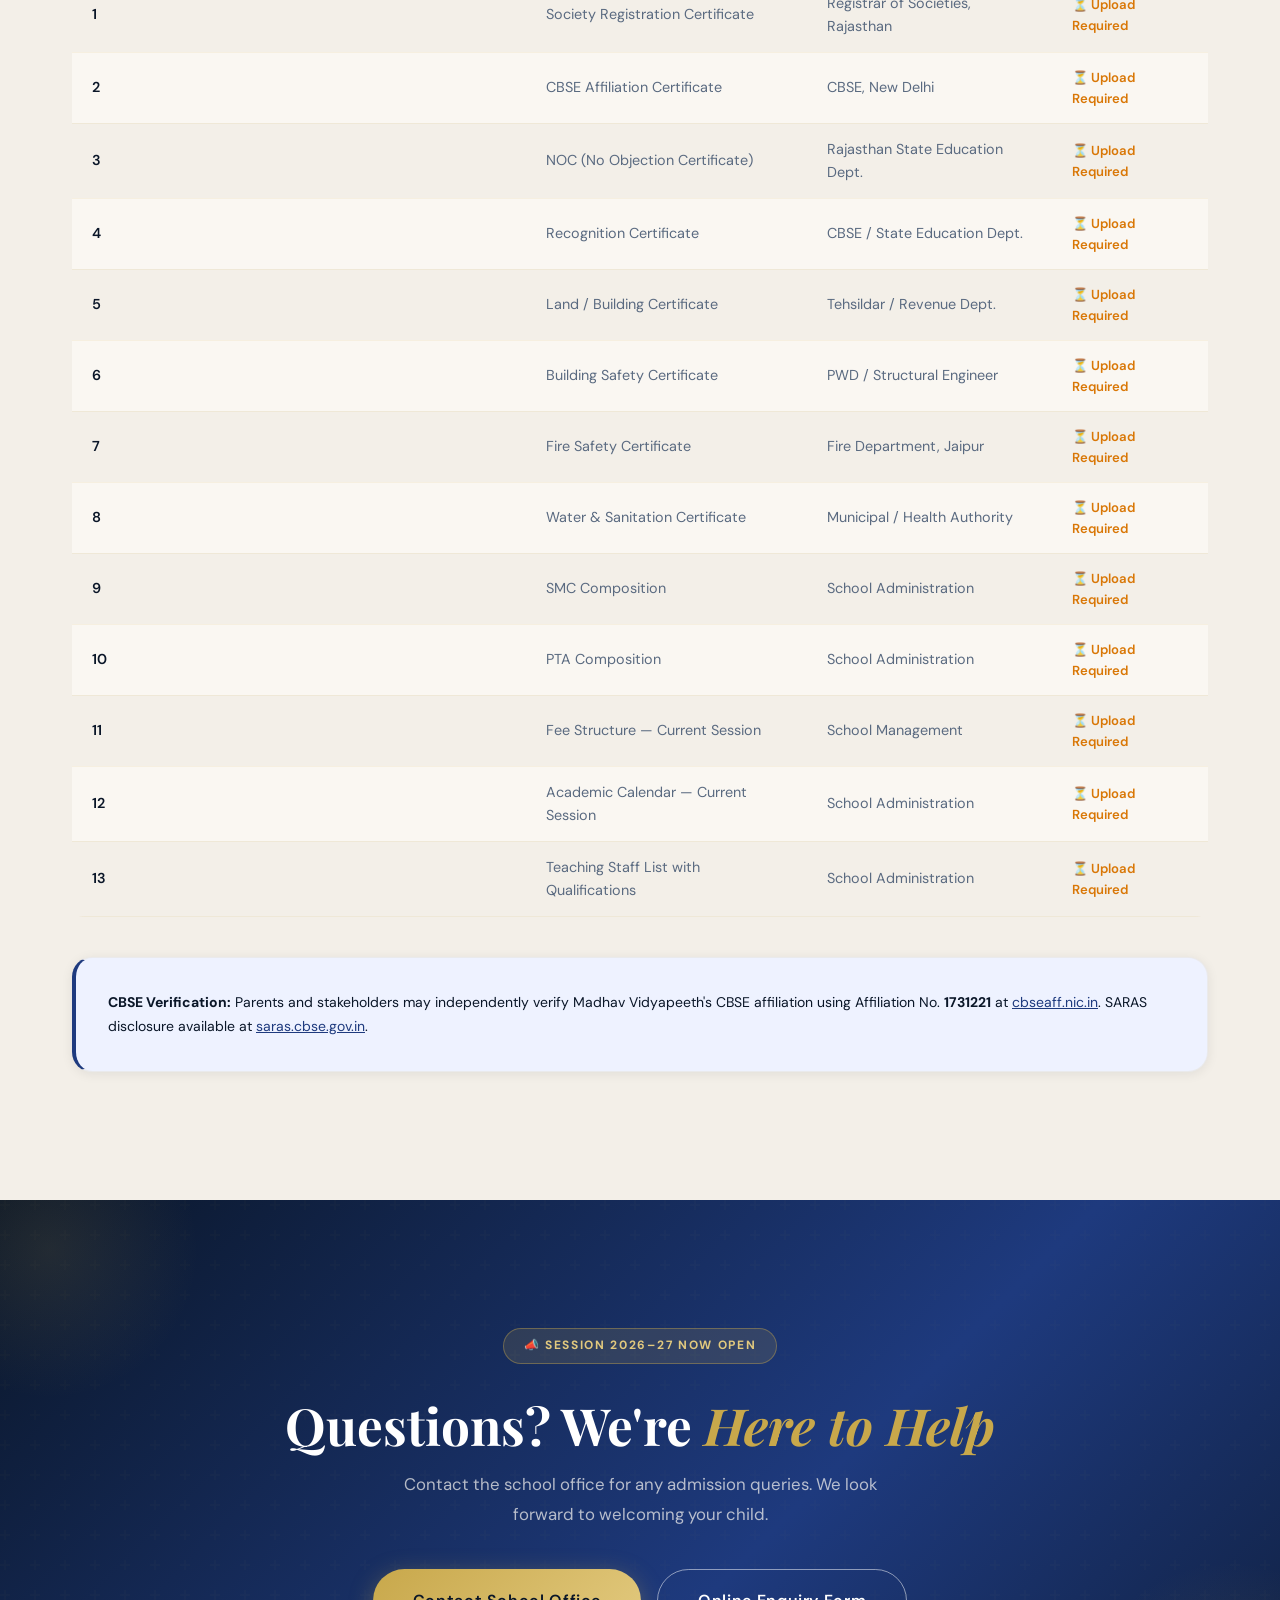
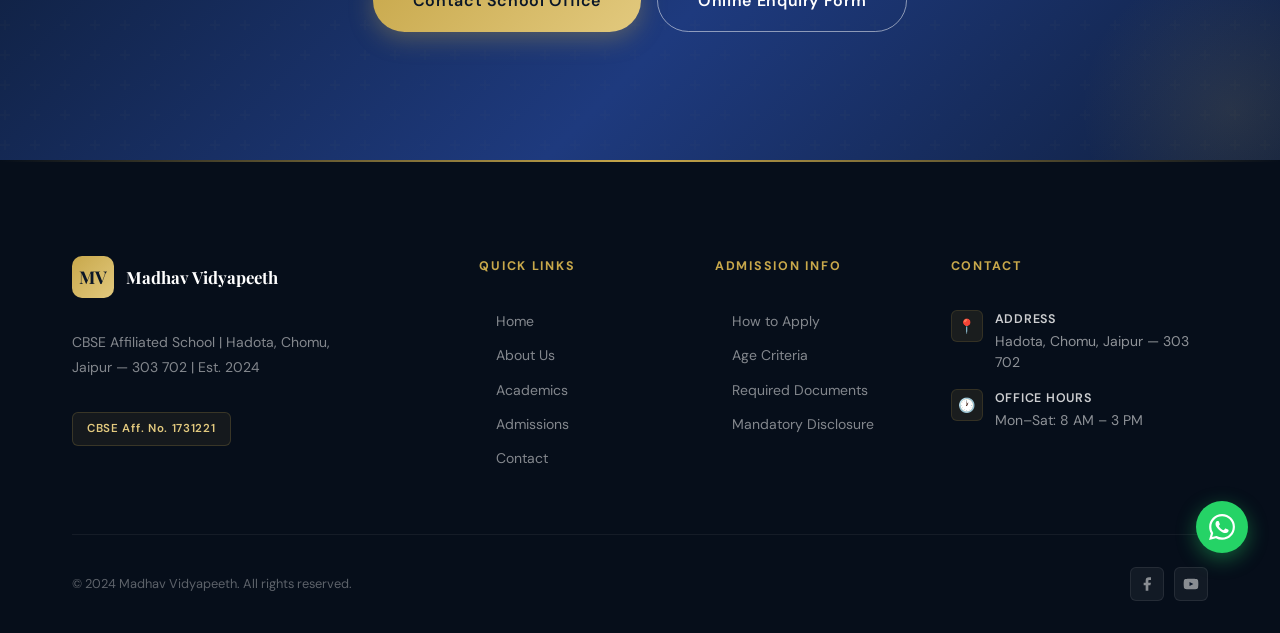
<file: admissions.html>
<!DOCTYPE html>
<html lang="en">
<head>
  <meta charset="UTF-8" />
  <meta name="viewport" content="width=device-width, initial-scale=1.0" />
  <meta name="description" content="Admissions at Madhav Vidyapeeth — Apply for Nursery to Class VIII. CBSE School Hadota, Chomu, Jaipur. Affiliation No. 1731221. Session 2026–27 open." />
  <title>Admissions | Madhav Vidyapeeth — CBSE School Chomu, Jaipur</title>
  <link rel="preconnect" href="https://fonts.googleapis.com" />
  <link rel="preconnect" href="https://fonts.gstatic.com" crossorigin />
  <link href="https://fonts.googleapis.com/css2?family=Playfair+Display:ital,wght@0,600;0,700;1,600;1,700&family=DM+Sans:wght@300;400;500;600;700&display=swap" rel="stylesheet" />
  <link rel="stylesheet" href="assets/css/style.css" />
  <link rel="stylesheet" href="assets/css/responsive.css" />
  <link rel="stylesheet" href="assets/css/animations.css" />
  <style>
    .disclosure-table td:first-child {
      font-weight: 600;
      color: var(--navy);
      width: 40%;
    }
    .disclosure-table .status-pending {
      color: #D97706;
      font-weight: 600;
      font-size: 0.82rem;
    }
    .disclosure-table .status-verified {
      color: #16A34A;
      font-weight: 600;
      font-size: 0.82rem;
    }
  </style>
</head>
<body>

<nav id="navbar" class="scrolled" role="navigation">
  <div class="nav-container">
    <a href="index.html" class="nav-logo">
      <div class="nav-logo-icon">MV</div>
      <div class="nav-logo-text">
        <span class="school-name">Madhav Vidyapeeth</span>
        <span class="school-tagline">CBSE Aff. No. 1731221</span>
      </div>
    </a>
    <ul class="nav-menu" id="nav-menu">
      <li><a href="index.html"       class="nav-link">Home</a></li>
      <li><a href="about.html"       class="nav-link">About</a></li>
      <li><a href="academics.html"   class="nav-link">Academics</a></li>
      <li><a href="admissions.html"  class="nav-link active">Admissions</a></li>
      <li><a href="contact.html"     class="nav-link">Contact</a></li>
      <li class="nav-cta"><a href="admissions.html" class="btn btn-primary btn-sm">Apply Now</a></li>
    </ul>
    <button class="nav-hamburger" id="nav-hamburger" aria-label="Toggle menu" aria-expanded="false" aria-controls="nav-menu">
      <span></span><span></span><span></span>
    </button>
  </div>
</nav>

<section class="page-hero">
  <div class="container page-hero-content">
    <nav class="breadcrumb">
      <a href="index.html">Home</a><span>›</span>
      <span class="current">Admissions</span>
    </nav>
    <h1 class="page-hero-title">Admissions 2026–27</h1>
    <p class="page-hero-desc">
      We welcome applications for Nursery to Class VIII. A simple, transparent
      process — focused on your child, not paperwork.
    </p>
  </div>
</section>

<!-- ADMISSIONS OPEN BANNER -->
<div style="background:var(--gold); padding:1rem 0; text-align:center;">
  <div class="container">
    <p style="font-family:'DM Sans',sans-serif; font-size:0.9rem; font-weight:700; color:var(--navy);">
      🎉 Admissions are open for the 2026–27 academic session — Nursery to Class VIII.
      Contact the school office or fill the enquiry form below.
    </p>
  </div>
</div>

<!-- AGE CRITERIA + STEPS -->
<section class="content-section">
  <div class="container">
    <div class="info-grid-2" style="align-items:start; gap:var(--space-2xl);">

      <!-- Steps -->
      <div class="reveal-left">
        <span class="section-label">How to Apply</span>
        <h2 class="section-title">Admission <span>Process</span></h2>
        <div class="divider"></div>
        <div class="step-list" style="margin-top:var(--space-md);">
          <div class="step-item">
            <div class="step-num">1</div>
            <div class="step-content">
              <div class="step-title">Enquiry</div>
              <div class="step-desc">Visit the school office or contact via phone / WhatsApp. Collect the admission form and information brochure.</div>
            </div>
          </div>
          <div class="step-item">
            <div class="step-num">2</div>
            <div class="step-content">
              <div class="step-title">Form Submission</div>
              <div class="step-desc">Fill the admission form completely and submit with all required documents to the school office.</div>
            </div>
          </div>
          <div class="step-item">
            <div class="step-num">3</div>
            <div class="step-content">
              <div class="step-title">Document Verification</div>
              <div class="step-desc">School staff verify submitted documents within a few working days. Missing documents flagged promptly.</div>
            </div>
          </div>
          <div class="step-item">
            <div class="step-num">4</div>
            <div class="step-content">
              <div class="step-title">Student Interaction</div>
              <div class="step-desc">A brief informal readiness interaction for Class I and above. Not a competitive test — simply to understand your child.</div>
            </div>
          </div>
          <div class="step-item">
            <div class="step-num">5</div>
            <div class="step-content">
              <div class="step-title">Fee Payment &amp; Enrollment</div>
              <div class="step-desc">Upon confirmation, fees are paid at the office. Student is enrolled, assigned a section, and provided uniform guidelines.</div>
            </div>
          </div>
        </div>
      </div>

      <!-- Age Criteria -->
      <div class="reveal-right">
        <span class="section-label">Eligibility</span>
        <h2 class="section-title">Age <span>Criteria</span></h2>
        <div class="divider"></div>
        <div style="overflow:auto; margin-top:var(--space-md);">
          <table class="data-table" style="border-radius:var(--radius-md); overflow:hidden;">
            <thead>
              <tr>
                <th>Class</th>
                <th>Min. Age (as of 1 April)</th>
                <th>Notes</th>
              </tr>
            </thead>
            <tbody>
              <tr><td>Nursery</td><td>3 years</td><td>Play-based programme</td></tr>
              <tr><td>LKG</td><td>4 years</td><td></td></tr>
              <tr><td>UKG</td><td>5 years</td><td></td></tr>
              <tr><td>Class I</td><td>6 years</td><td>RTE Act applicable</td></tr>
              <tr><td>Class II – VIII</td><td>As per Class I baseline</td><td>TC required for lateral entry</td></tr>
            </tbody>
          </table>
        </div>

        <div class="detail-card" style="margin-top:var(--space-md); border-left:3px solid var(--gold);">
          <h4 style="margin-bottom:0.625rem; font-family:'DM Sans',sans-serif;">Required Documents</h4>
          <ul style="display:flex; flex-direction:column; gap:0.5rem;">
            <li style="font-size:0.875rem; color:var(--slate); display:flex; gap:0.5rem;"><span>•</span> Birth Certificate (Municipal / Gram Panchayat)</li>
            <li style="font-size:0.875rem; color:var(--slate); display:flex; gap:0.5rem;"><span>•</span> Transfer Certificate (Class I and above)</li>
            <li style="font-size:0.875rem; color:var(--slate); display:flex; gap:0.5rem;"><span>•</span> Previous year Report Card</li>
            <li style="font-size:0.875rem; color:var(--slate); display:flex; gap:0.5rem;"><span>•</span> Aadhaar Card (child + parents)</li>
            <li style="font-size:0.875rem; color:var(--slate); display:flex; gap:0.5rem;"><span>•</span> 4 passport-size photographs of student</li>
            <li style="font-size:0.875rem; color:var(--slate); display:flex; gap:0.5rem;"><span>•</span> Caste Certificate (if seeking concession)</li>
          </ul>
        </div>
      </div>

    </div>
  </div>
</section>

<!-- FEE INFO -->
<section class="content-section alt-bg">
  <div class="container">
    <div class="center-block reveal">
      <span class="section-label">Fees</span>
      <h2 class="section-title">Fee <span>Information</span></h2>
      <div class="divider"></div>
    </div>
    <div style="max-width:700px; margin:var(--space-lg) auto 0;">
      <div class="detail-card" style="text-align:center; border:1.5px solid var(--border);">
        <div style="font-size:2.5rem; margin-bottom:1rem;">💰</div>
        <h3 style="font-family:'Playfair Display',serif; margin-bottom:0.75rem;">Fee Structure Available at School Office</h3>
        <p style="color:var(--slate); line-height:1.8; margin-bottom:1.5rem;">
          The current fee structure for all classes is available from the school office.
          Fees are subject to revision by the school management from time to time.
          All fees are clearly communicated to parents at the time of admission.
          Fee payment receipts are issued for all transactions.
        </p>
        <div style="
          background:var(--gold-pale); border:1px solid rgba(200,168,75,0.3);
          border-radius:var(--radius-md); padding:1rem 1.5rem;
          margin-bottom:1.5rem;
          font-size:0.875rem; color:var(--navy); line-height:1.7;
        ">
          <strong>Fee Concessions:</strong> Sibling concessions and need-based support
          may be available subject to school policy. Contact the office to enquire
          about current concession criteria.
        </div>
        <a href="contact.html" class="btn btn-primary">Enquire About Fees</a>
      </div>
    </div>
  </div>
</section>

<!-- ENQUIRY FORM -->
<section class="content-section" id="enquiry-form">
  <div class="container">
    <div class="info-grid-2" style="align-items:start; gap:var(--space-2xl);">

      <div class="reveal-left">
        <span class="section-label">Apply Now</span>
        <h2 class="section-title">Send an <span>Enquiry</span></h2>
        <div class="divider"></div>
        <p style="color:var(--slate); line-height:1.8; margin-bottom:var(--space-md);">
          Fill the form and we will contact you within 1–2 working days to
          guide you through the next steps.
        </p>
        <div class="detail-card" style="border-left:3px solid var(--gold); margin-bottom:1.25rem;">
          <p style="font-size:0.875rem; color:var(--slate); line-height:1.7;">
            <strong style="color:var(--navy);">Walk-in Welcome:</strong> You are warmly
            invited to visit the school campus, meet the principal, and learn more
            about the school before applying.
          </p>
        </div>
        <div class="detail-card" style="border-left:3px solid var(--royal);">
          <p style="font-size:0.875rem; color:var(--slate); line-height:1.7;">
            <strong style="color:var(--navy);">Office Hours:</strong><br>
            Monday to Saturday: 8:00 AM – 3:00 PM<br>
            Location: Hadota, Chomu, Jaipur — 303 702
          </p>
        </div>
      </div>

      <div class="reveal-right">
        <div class="detail-card" style="padding:2.5rem;">
          <form data-form="admission" novalidate>
            <div class="form-group">
              <label class="form-label" for="student-name">Student's Full Name <span style="color:#DC2626;">*</span></label>
              <input type="text" id="student-name" name="studentName" class="form-control" placeholder="Enter student's name" required />
            </div>
            <div class="form-group">
              <label class="form-label" for="class-applying">Class Applying For <span style="color:#DC2626;">*</span></label>
              <select id="class-applying" name="classApplying" class="form-control" required>
                <option value="" disabled selected>Select class</option>
                <option>Nursery</option><option>LKG</option><option>UKG</option>
                <option>Class I</option><option>Class II</option><option>Class III</option>
                <option>Class IV</option><option>Class V</option>
                <option>Class VI</option><option>Class VII</option><option>Class VIII</option>
              </select>
            </div>
            <div class="form-group">
              <label class="form-label" for="parent-name">Parent / Guardian Name <span style="color:#DC2626;">*</span></label>
              <input type="text" id="parent-name" name="parentName" class="form-control" placeholder="Enter parent's name" required />
            </div>
            <div class="form-group">
              <label class="form-label" for="contact-number">Contact Number <span style="color:#DC2626;">*</span></label>
              <input type="tel" id="contact-number" name="contactNumber" class="form-control" placeholder="+91 XXXXX XXXXX" required />
            </div>
            <div class="form-group">
              <label class="form-label" for="locality">Village / Locality</label>
              <input type="text" id="locality" name="locality" class="form-control" placeholder="e.g. Hadota, Chomu, Morija..." />
            </div>
            <div class="form-group">
              <label class="form-label" for="message">Message / Questions (Optional)</label>
              <textarea id="message" name="message" class="form-control" placeholder="Any specific questions about admissions, transport, or fees..."></textarea>
            </div>
            <button type="submit" class="btn btn-primary" style="width:100%; justify-content:center;">
              Submit Enquiry →
            </button>
            <p style="font-size:0.78rem; color:var(--slate-light); margin-top:0.75rem; text-align:center;">
              We respond within 1–2 working days. Your information is confidential.
            </p>
          </form>
        </div>
      </div>

    </div>
  </div>
</section>

<!-- MANDATORY DISCLOSURE -->
<section class="content-section alt-bg" id="mandatory-disclosure">
  <div class="container">
    <div class="center-block reveal">
      <span class="section-label">CBSE Compliance</span>
      <h2 class="section-title">Mandatory <span>Disclosure</span></h2>
      <div class="divider"></div>
      <p class="section-desc">
        As required by CBSE Affiliation Bye-Laws. All documents listed below
        are to be maintained and uploaded by the school administration.
      </p>
    </div>

    <div style="margin-top:var(--space-xl);">

      <!-- General Info -->
      <h3 style="font-family:'Playfair Display',serif; color:var(--navy); margin-bottom:1rem;">A. General School Information</h3>
      <div style="overflow:auto; margin-bottom:var(--space-lg);">
        <table class="data-table disclosure-table" style="border-radius:var(--radius-md); overflow:hidden;">
          <tbody>
            <tr><td>School Name</td><td>Madhav Vidyapeeth</td><td class="status-verified">✓ Verified</td></tr>
            <tr><td>Year of Establishment</td><td>1 April 2024</td><td class="status-verified">✓ Verified</td></tr>
            <tr><td>CBSE Affiliation Number</td><td>1731221</td><td class="status-verified">✓ Verified</td></tr>
            <tr><td>Affiliation Valid Period</td><td>01 April 2026 – 31 March 2031</td><td class="status-verified">✓ Verified</td></tr>
            <tr><td>Affiliation Scope</td><td>Up to Senior Secondary (Class XII)</td><td class="status-verified">✓ Verified</td></tr>
            <tr><td>Classes Currently Operational</td><td>Nursery to Class VIII</td><td class="status-verified">✓ Verified</td></tr>
            <tr><td>Principal</td><td>Ms. Beenu Yadav (MA, M.Ed)</td><td class="status-verified">✓ Verified</td></tr>
            <tr><td>Managing Body</td><td>Gramin Shiksha Evam Swasthya Utthan Sansthan, Jaipur</td><td class="status-verified">✓ Verified</td></tr>
            <tr><td>School Type</td><td>Private — Society Managed (Unaided)</td><td class="status-verified">✓ Verified</td></tr>
            <tr><td>Medium of Instruction</td><td>English (Hindi as 2nd Language)</td><td class="status-verified">✓ Verified</td></tr>
            <tr><td>Address</td><td>Hadota, Chomu, Jaipur, Rajasthan — 303 702</td><td class="status-verified">✓ Verified</td></tr>
          </tbody>
        </table>
      </div>

      <!-- Statutory Documents -->
      <h3 style="font-family:'Playfair Display',serif; color:var(--navy); margin-bottom:1rem;">B. Statutory &amp; Regulatory Documents</h3>
      <p style="font-size:0.875rem; color:var(--slate); margin-bottom:var(--space-md);">
        The following documents are required to be uploaded by the school administration
        as per CBSE Affiliation Bye-Laws. Verified PDF documents will be linked here once
        uploaded by the school office.
      </p>
      <div style="overflow:auto; margin-bottom:var(--space-lg);">
        <table class="data-table disclosure-table" style="border-radius:var(--radius-md); overflow:hidden;">
          <thead><tr><th>#</th><th>Document</th><th>Issuing Authority</th><th>Status</th></tr></thead>
          <tbody>
            <tr><td>1</td><td>Society Registration Certificate</td><td>Registrar of Societies, Rajasthan</td><td class="status-pending">⏳ Upload Required</td></tr>
            <tr><td>2</td><td>CBSE Affiliation Certificate</td><td>CBSE, New Delhi</td><td class="status-pending">⏳ Upload Required</td></tr>
            <tr><td>3</td><td>NOC (No Objection Certificate)</td><td>Rajasthan State Education Dept.</td><td class="status-pending">⏳ Upload Required</td></tr>
            <tr><td>4</td><td>Recognition Certificate</td><td>CBSE / State Education Dept.</td><td class="status-pending">⏳ Upload Required</td></tr>
            <tr><td>5</td><td>Land / Building Certificate</td><td>Tehsildar / Revenue Dept.</td><td class="status-pending">⏳ Upload Required</td></tr>
            <tr><td>6</td><td>Building Safety Certificate</td><td>PWD / Structural Engineer</td><td class="status-pending">⏳ Upload Required</td></tr>
            <tr><td>7</td><td>Fire Safety Certificate</td><td>Fire Department, Jaipur</td><td class="status-pending">⏳ Upload Required</td></tr>
            <tr><td>8</td><td>Water &amp; Sanitation Certificate</td><td>Municipal / Health Authority</td><td class="status-pending">⏳ Upload Required</td></tr>
            <tr><td>9</td><td>SMC Composition</td><td>School Administration</td><td class="status-pending">⏳ Upload Required</td></tr>
            <tr><td>10</td><td>PTA Composition</td><td>School Administration</td><td class="status-pending">⏳ Upload Required</td></tr>
            <tr><td>11</td><td>Fee Structure — Current Session</td><td>School Management</td><td class="status-pending">⏳ Upload Required</td></tr>
            <tr><td>12</td><td>Academic Calendar — Current Session</td><td>School Administration</td><td class="status-pending">⏳ Upload Required</td></tr>
            <tr><td>13</td><td>Teaching Staff List with Qualifications</td><td>School Administration</td><td class="status-pending">⏳ Upload Required</td></tr>
          </tbody>
        </table>
      </div>

      <div class="detail-card" style="border-left:4px solid var(--royal); background:var(--iceblue, #EEF2FF);">
        <p style="font-size:0.875rem; color:var(--navy); line-height:1.75;">
          <strong>CBSE Verification:</strong> Parents and stakeholders may independently verify
          Madhav Vidyapeeth's CBSE affiliation using Affiliation No. <strong>1731221</strong> at
          <a href="https://cbseaff.nic.in" target="_blank" rel="noopener noreferrer"
             style="color:var(--royal); text-decoration:underline;">cbseaff.nic.in</a>.
          SARAS disclosure available at
          <a href="https://saras.cbse.gov.in" target="_blank" rel="noopener noreferrer"
             style="color:var(--royal); text-decoration:underline;">saras.cbse.gov.in</a>.
        </p>
      </div>
    </div>
  </div>
</section>

<!-- CTA -->
<section class="cta-section">
  <div class="cta-decoration left"></div>
  <div class="cta-decoration right"></div>
  <div class="container cta-content reveal">
    <div class="cta-badge"><span class="cta-badge-text">📣 Session 2026–27 Now Open</span></div>
    <h2 class="cta-title">Questions? We're <span class="gold-text">Here to Help</span></h2>
    <p class="cta-desc">Contact the school office for any admission queries. We look forward to welcoming your child.</p>
    <div class="cta-buttons">
      <a href="contact.html" class="btn btn-primary btn-lg">Contact School Office</a>
      <a href="#enquiry-form" class="btn btn-outline btn-lg">Online Enquiry Form</a>
    </div>
  </div>
</section>

<!-- FOOTER -->
<footer class="footer">
  <div class="footer-top-line"></div>
  <div class="container">
    <div class="footer-grid">
      <div class="footer-brand">
        <a href="index.html" class="footer-logo">
          <div class="footer-logo-icon">MV</div>
          <span class="footer-logo-name">Madhav Vidyapeeth</span>
        </a>
        <p class="footer-desc">CBSE Affiliated School | Hadota, Chomu, Jaipur — 303 702 | Est. 2024</p>
        <span class="footer-affil">CBSE Aff. No. 1731221</span>
      </div>
      <div>
        <p class="footer-col-title">Quick Links</p>
        <ul class="footer-links">
          <li><a href="index.html"      class="footer-link">Home</a></li>
          <li><a href="about.html"      class="footer-link">About Us</a></li>
          <li><a href="academics.html"  class="footer-link">Academics</a></li>
          <li><a href="admissions.html" class="footer-link">Admissions</a></li>
          <li><a href="contact.html"    class="footer-link">Contact</a></li>
        </ul>
      </div>
      <div>
        <p class="footer-col-title">Admission Info</p>
        <ul class="footer-links">
          <li><a href="#" class="footer-link">How to Apply</a></li>
          <li><a href="#" class="footer-link">Age Criteria</a></li>
          <li><a href="#" class="footer-link">Required Documents</a></li>
          <li><a href="#mandatory-disclosure" class="footer-link">Mandatory Disclosure</a></li>
        </ul>
      </div>
      <div>
        <p class="footer-col-title">Contact</p>
        <ul class="footer-contact-list">
          <li class="footer-contact-item">
            <div class="footer-contact-icon">📍</div>
            <div class="footer-contact-text"><strong>Address</strong>Hadota, Chomu, Jaipur — 303 702</div>
          </li>
          <li class="footer-contact-item">
            <div class="footer-contact-icon">🕐</div>
            <div class="footer-contact-text"><strong>Office Hours</strong>Mon–Sat: 8 AM – 3 PM</div>
          </li>
        </ul>
      </div>
    </div>
    <div class="footer-bottom">
      <p class="footer-copyright">© 2024 Madhav Vidyapeeth. All rights reserved.</p>
      <div class="footer-social">
        <a href="#" class="footer-social-link" aria-label="Facebook">
          <svg width="16" height="16" viewBox="0 0 24 24" fill="currentColor"><path d="M18 2h-3a5 5 0 0 0-5 5v3H7v4h3v8h4v-8h3l1-4h-4V7a1 1 0 0 1 1-1h3z"/></svg>
        </a>
        <a href="#" class="footer-social-link" aria-label="YouTube">
          <svg width="16" height="16" viewBox="0 0 24 24" fill="currentColor"><path d="M22.54 6.42a2.78 2.78 0 0 0-1.95-1.96C18.88 4 12 4 12 4s-6.88 0-8.59.46a2.78 2.78 0 0 0-1.95 1.96A29 29 0 0 0 1 12a29 29 0 0 0 .46 5.58A2.78 2.78 0 0 0 3.41 19.6C5.12 20 12 20 12 20s6.88 0 8.59-.46a2.78 2.78 0 0 0 1.95-1.95A29 29 0 0 0 23 12a29 29 0 0 0-.46-5.58z"/><polygon fill="#0A1628" points="9.75 15.02 15.5 12 9.75 8.98 9.75 15.02"/></svg>
        </a>
      </div>
    </div>
  </div>
</footer>

<button id="back-to-top" class="back-to-top" aria-label="Back to top">
  <svg width="18" height="18" viewBox="0 0 24 24" fill="none" stroke="currentColor" stroke-width="2.5"><polyline points="18 15 12 9 6 15"/></svg>
</button>

<script src="assets/js/animations.js" defer></script>
<script src="assets/js/navbar.js"     defer></script>
<script src="assets/js/script.js"     defer></script>
</body>
</html>
</file>
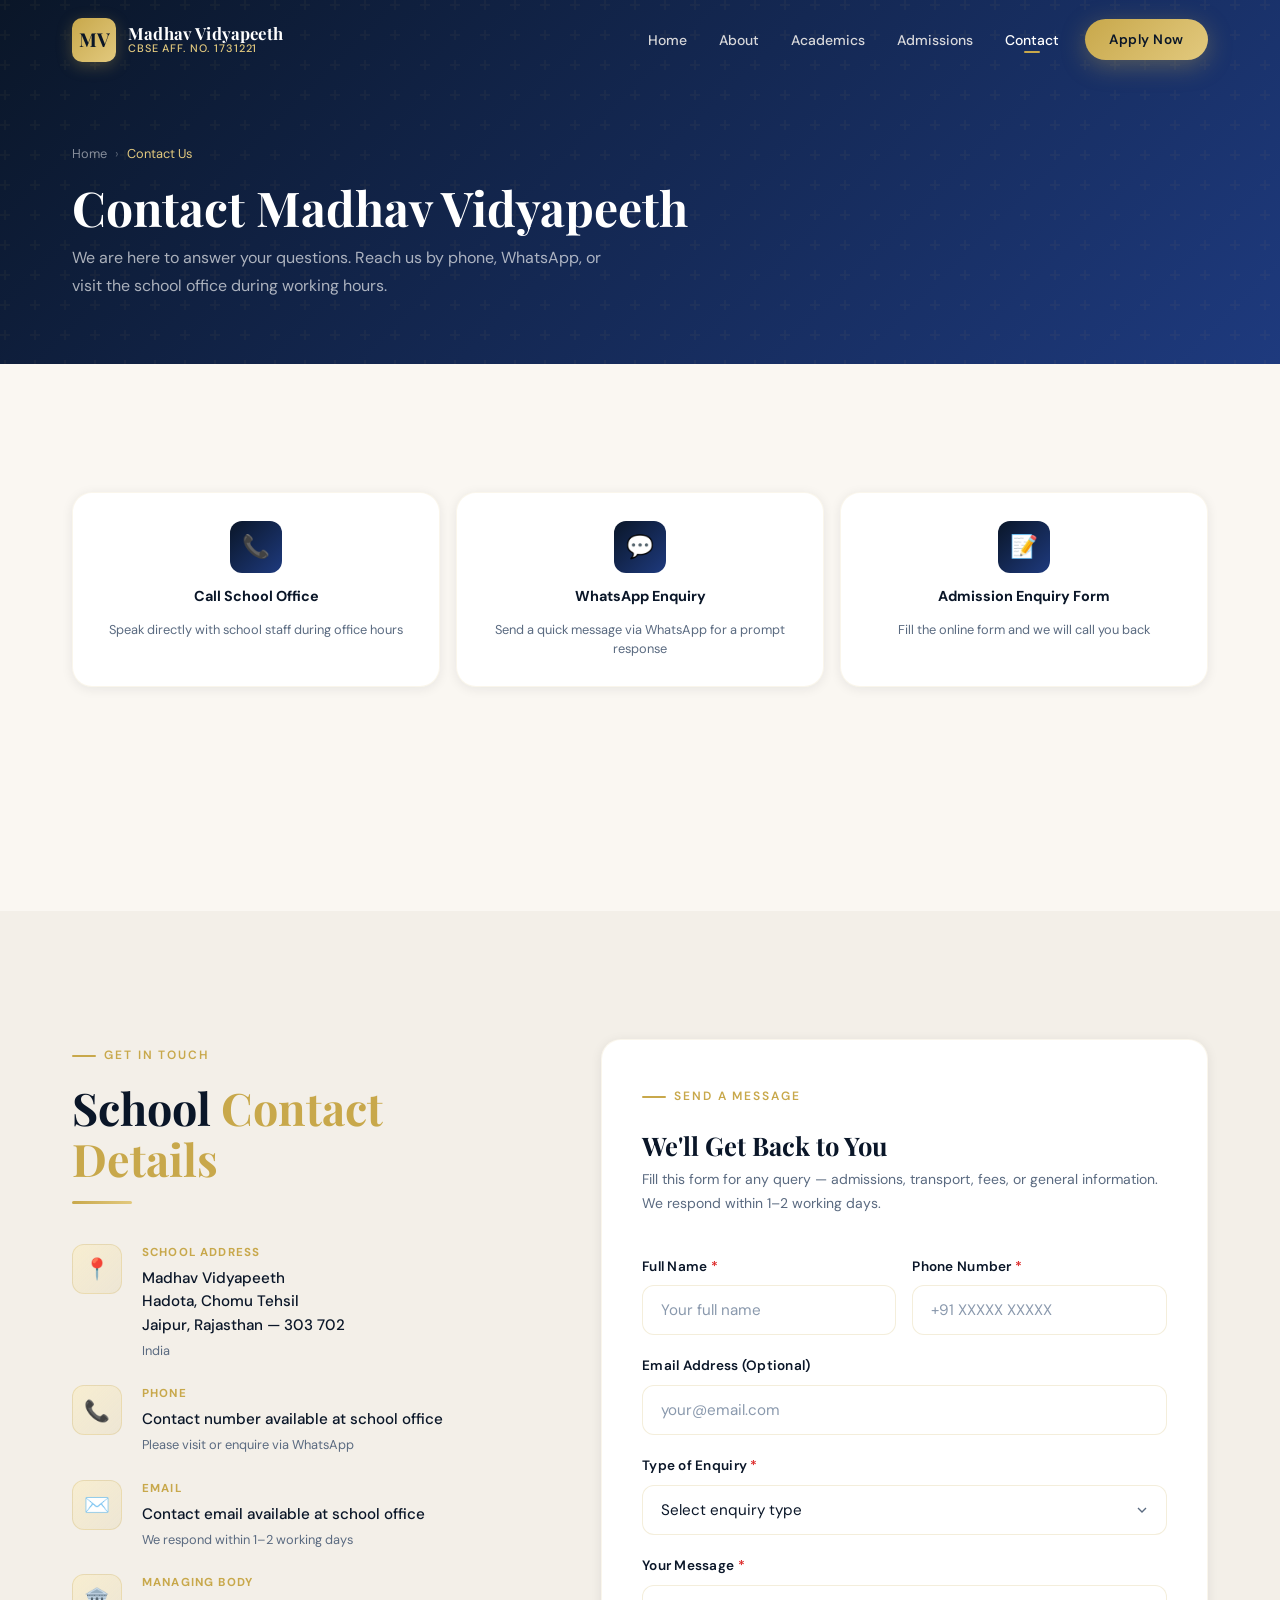
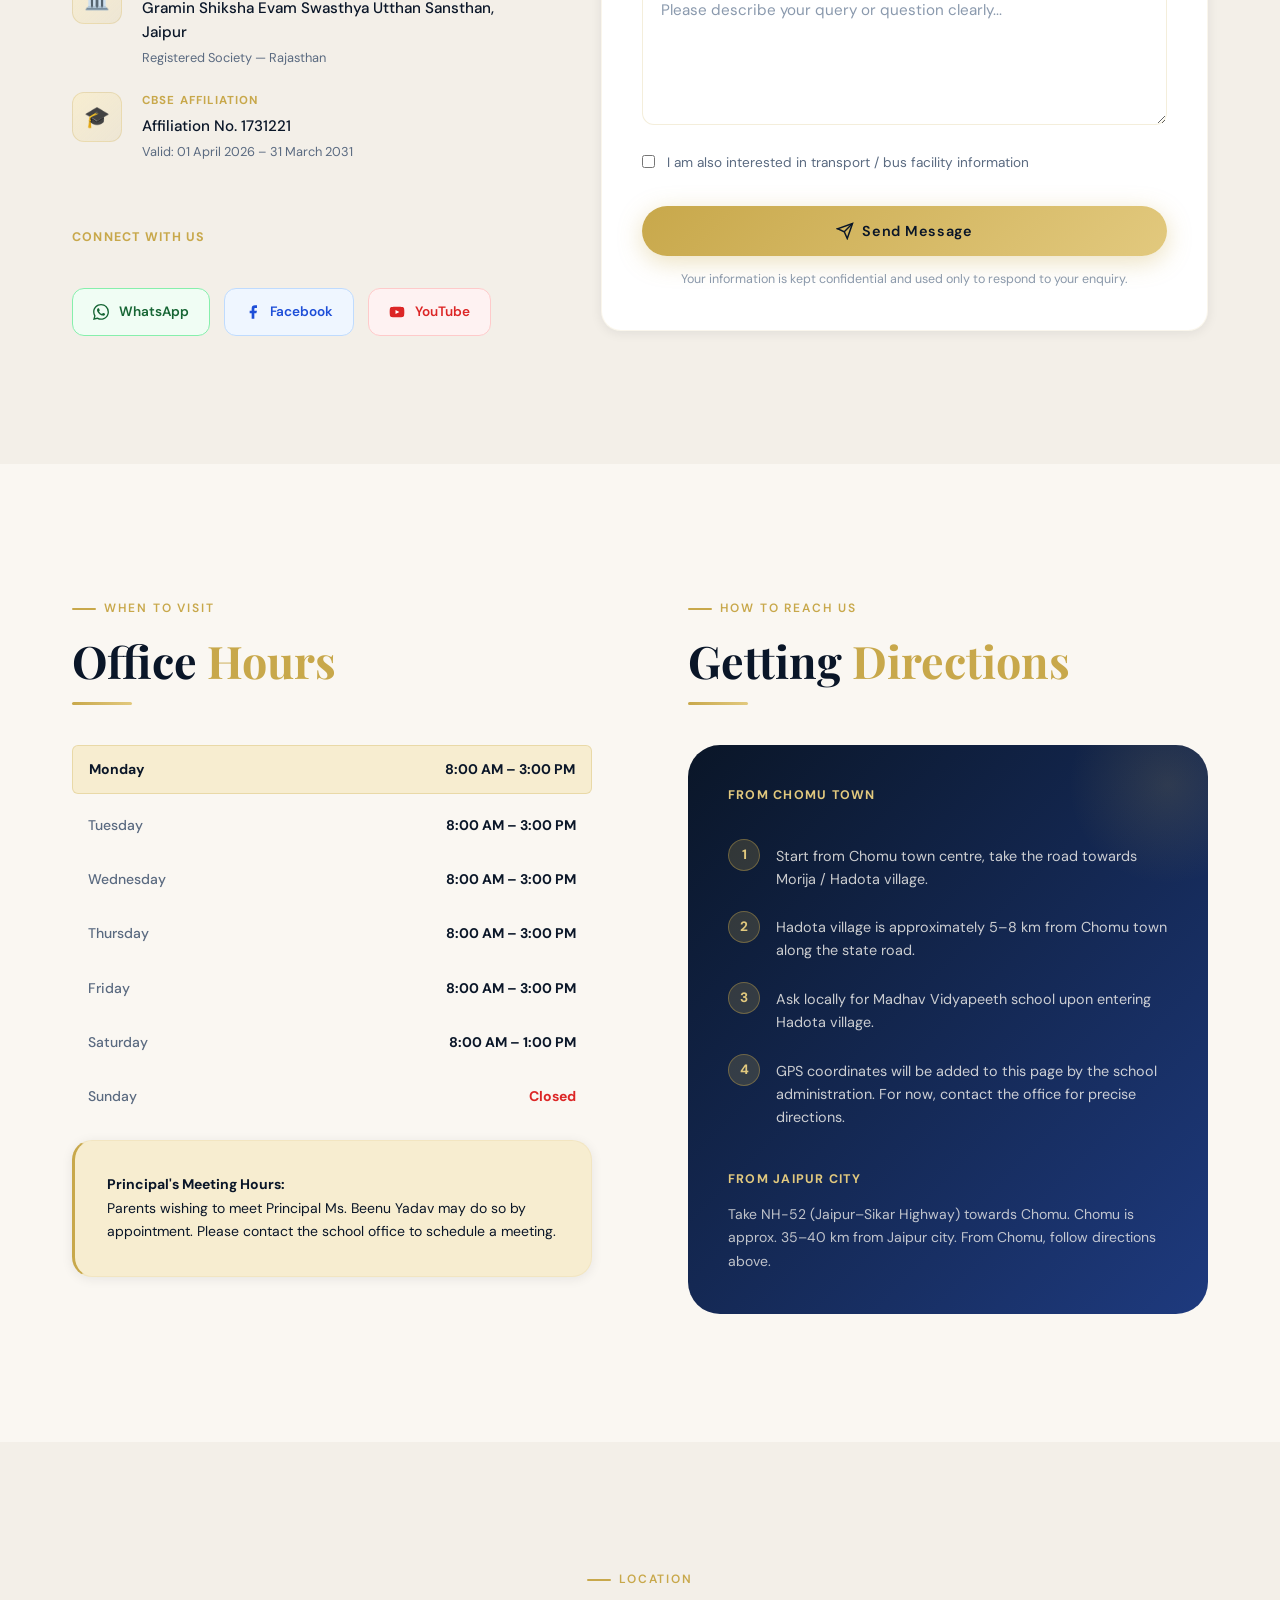
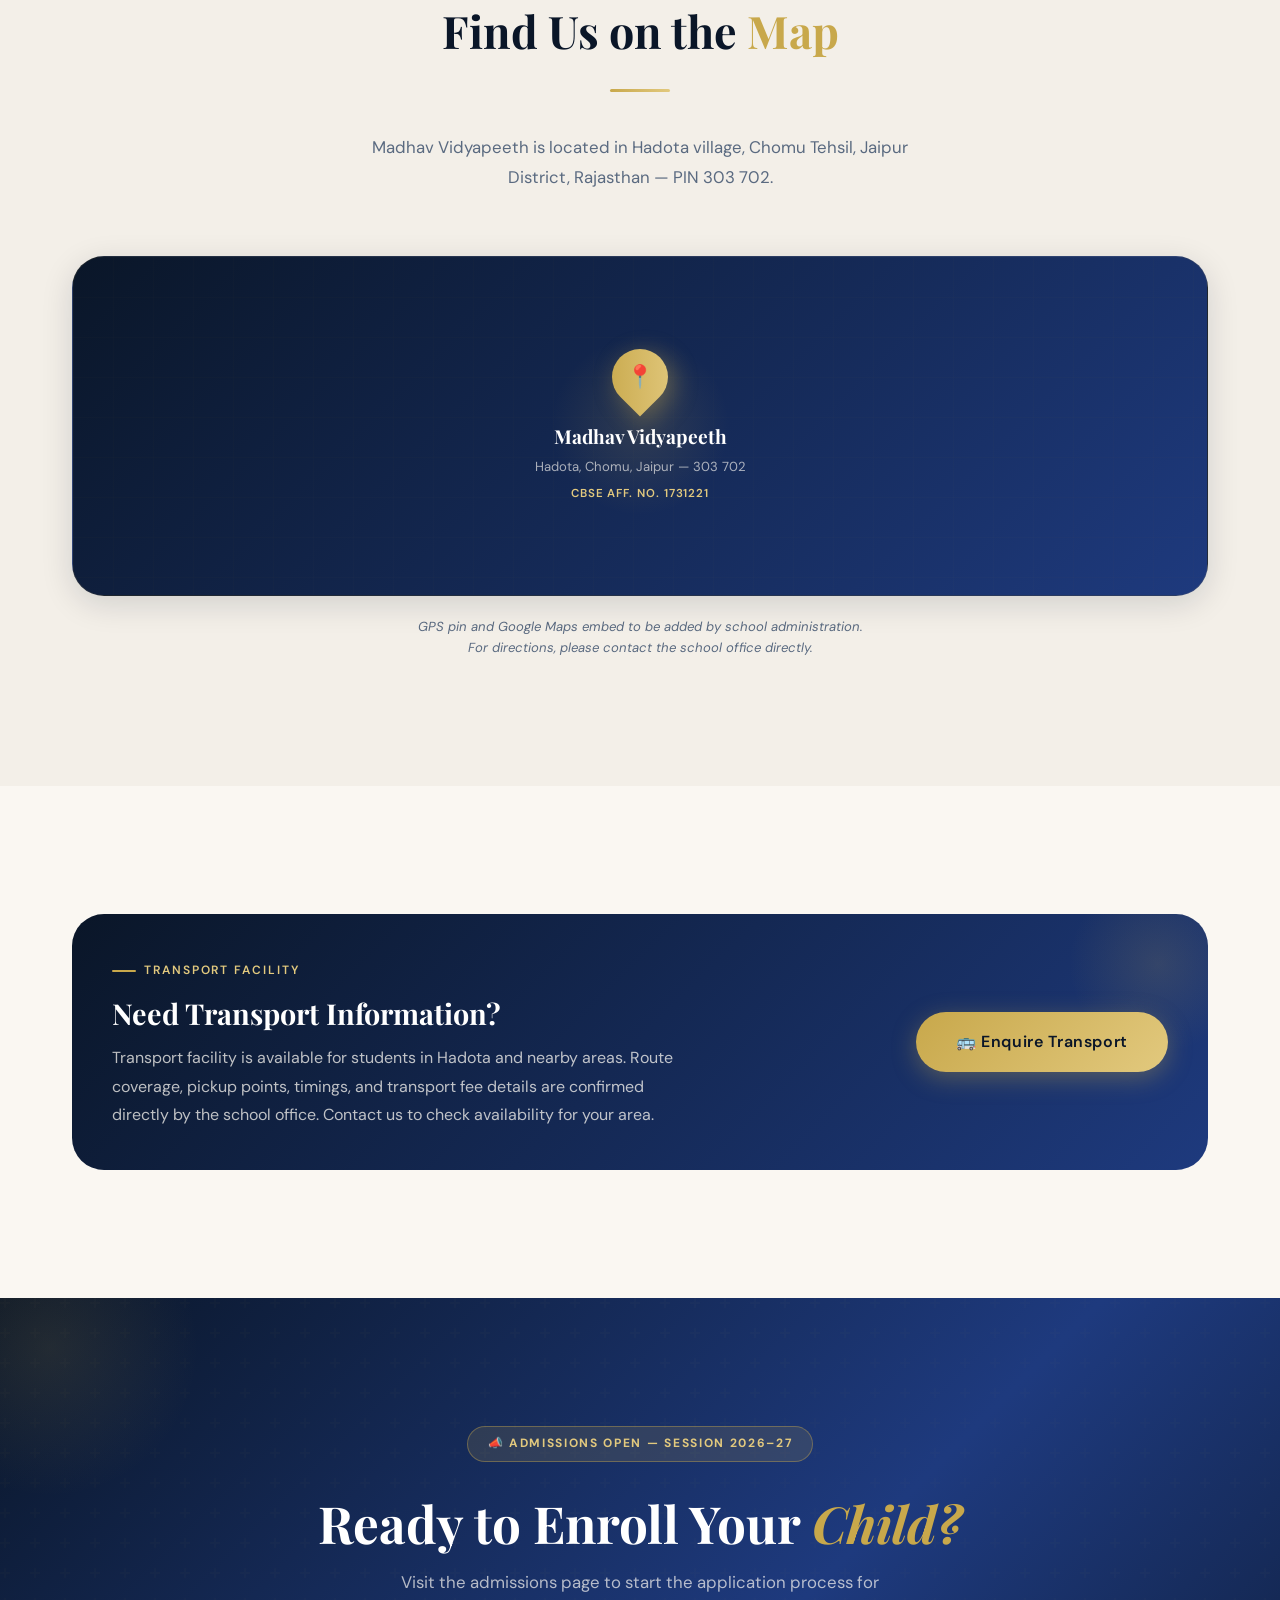
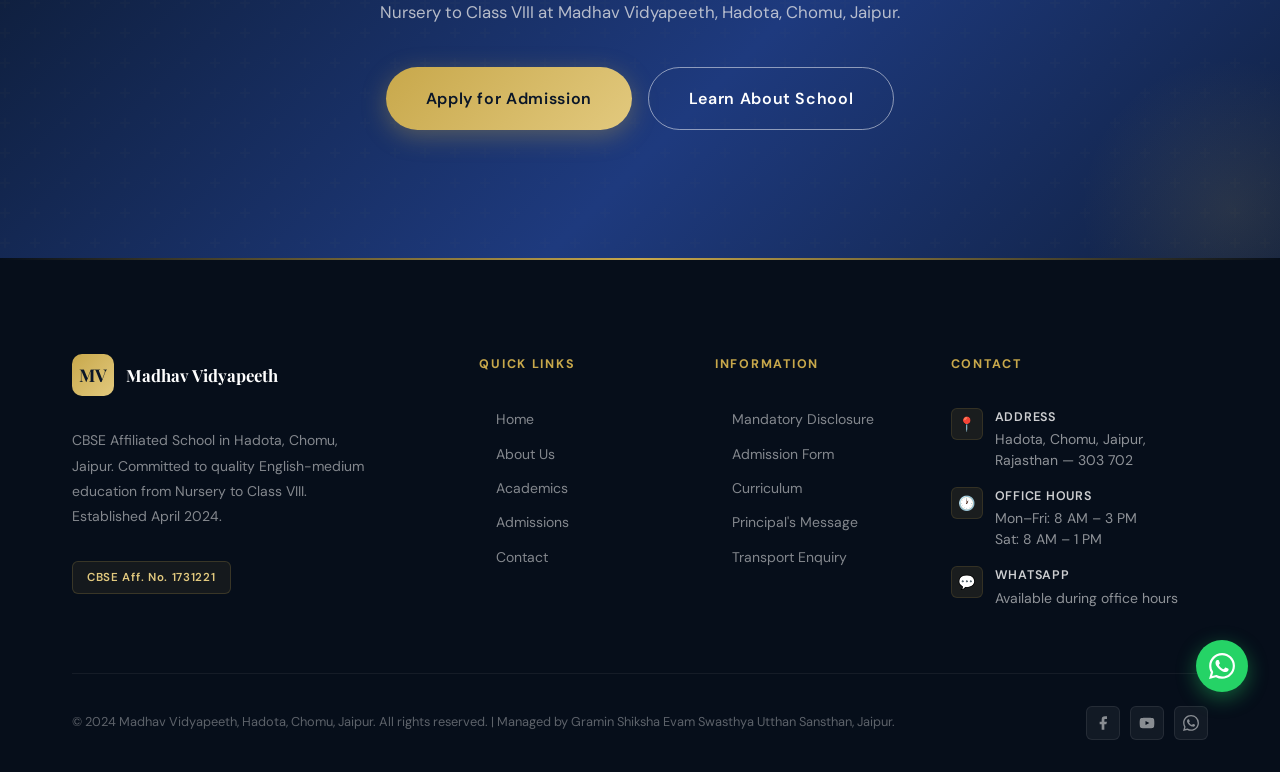
<file: contact.html>
<!DOCTYPE html>
<html lang="en">
<head>
  <meta charset="UTF-8" />
  <meta name="viewport" content="width=device-width, initial-scale=1.0" />
  <meta name="description" content="Contact Madhav Vidyapeeth — CBSE School in Hadota, Chomu, Jaipur. Affiliation No. 1731221. Reach us for admissions, transport, or general enquiries." />
  <title>Contact Us | Madhav Vidyapeeth — CBSE School Hadota, Chomu, Jaipur</title>
  <link rel="preconnect" href="https://fonts.googleapis.com" />
  <link rel="preconnect" href="https://fonts.gstatic.com" crossorigin />
  <link href="https://fonts.googleapis.com/css2?family=Playfair+Display:ital,wght@0,600;0,700;1,600;1,700&family=DM+Sans:wght@300;400;500;600;700&display=swap" rel="stylesheet" />
  <link rel="stylesheet" href="assets/css/style.css" />
  <link rel="stylesheet" href="assets/css/responsive.css" />
  <link rel="stylesheet" href="assets/css/animations.css" />

  <style>
    /* ── Contact page extras ─────────────────────────── */
    .contact-grid {
      display: grid;
      grid-template-columns: 1fr 1.4fr;
      gap: var(--space-2xl);
      align-items: start;
    }

    .contact-card {
      background: var(--white);
      border-radius: var(--radius-lg);
      padding: 2.5rem;
      border: 1px solid var(--border-light);
      box-shadow: var(--shadow-sm);
    }

    .contact-info-list {
      display: flex;
      flex-direction: column;
      gap: 1.5rem;
      margin-top: var(--space-lg);
    }

    .contact-info-item {
      display: flex;
      align-items: flex-start;
      gap: 1.25rem;
    }

    .contact-info-icon-wrap {
      width: 50px;
      height: 50px;
      background: linear-gradient(135deg, var(--gold-pale), rgba(200,168,75,0.12));
      border: 1px solid rgba(200,168,75,0.25);
      border-radius: var(--radius-md);
      display: flex;
      align-items: center;
      justify-content: center;
      font-size: 1.3rem;
      flex-shrink: 0;
      transition: transform var(--dur-mid) var(--ease-spring);
    }

    .contact-info-item:hover .contact-info-icon-wrap {
      transform: scale(1.08) rotate(-4deg);
    }

    .contact-info-label {
      font-family: 'DM Sans', sans-serif;
      font-size: 0.72rem;
      font-weight: 700;
      text-transform: uppercase;
      letter-spacing: 0.1em;
      color: var(--gold);
      margin-bottom: 0.3rem;
    }

    .contact-info-value {
      font-family: 'DM Sans', sans-serif;
      font-size: 0.95rem;
      color: var(--navy);
      font-weight: 500;
      line-height: 1.55;
    }

    .contact-info-sub {
      font-size: 0.8rem;
      color: var(--slate);
      margin-top: 0.2rem;
    }

    /* Map wrapper */
    .map-wrapper {
      width: 100%;
      height: 340px;
      border-radius: var(--radius-xl);
      overflow: hidden;
      box-shadow: var(--shadow-md);
      border: 1px solid var(--border-light);
      margin-top: var(--space-xl);
      position: relative;
      background: linear-gradient(135deg, var(--navy) 0%, var(--royal) 100%);
    }

    .map-pin-center {
      position: absolute;
      inset: 0;
      display: flex;
      flex-direction: column;
      align-items: center;
      justify-content: center;
      gap: 1rem;
    }

    /* Quick action cards */
    .quick-actions {
      display: grid;
      grid-template-columns: repeat(3, 1fr);
      gap: 1rem;
      margin-bottom: var(--space-2xl);
    }

    .quick-action-card {
      background: var(--white);
      border-radius: var(--radius-lg);
      padding: 1.75rem 1.5rem;
      text-align: center;
      border: 1px solid var(--border-light);
      box-shadow: var(--shadow-sm);
      text-decoration: none;
      transition: all var(--dur-mid) var(--ease);
      display: flex;
      flex-direction: column;
      align-items: center;
      gap: 0.75rem;
    }

    .quick-action-card:hover {
      transform: translateY(-6px);
      box-shadow: var(--shadow-lg);
      border-color: var(--border);
    }

    .quick-action-icon {
      width: 52px;
      height: 52px;
      background: linear-gradient(135deg, var(--navy), var(--royal));
      border-radius: var(--radius-md);
      display: flex;
      align-items: center;
      justify-content: center;
      font-size: 1.4rem;
    }

    .quick-action-title {
      font-family: 'DM Sans', sans-serif;
      font-size: 0.9rem;
      font-weight: 700;
      color: var(--navy);
    }

    .quick-action-desc {
      font-size: 0.8rem;
      color: var(--slate);
      line-height: 1.5;
    }

    /* Social connect */
    .social-connect {
      display: flex;
      gap: 0.875rem;
      flex-wrap: wrap;
      margin-top: var(--space-lg);
    }

    .social-btn {
      display: inline-flex;
      align-items: center;
      gap: 0.6rem;
      padding: 0.75rem 1.25rem;
      border-radius: var(--radius-md);
      font-family: 'DM Sans', sans-serif;
      font-size: 0.85rem;
      font-weight: 600;
      text-decoration: none;
      transition: all var(--dur-mid) var(--ease);
      border: 1.5px solid var(--border-light);
      color: var(--navy);
    }

    .social-btn:hover {
      transform: translateY(-3px);
      box-shadow: var(--shadow-md);
    }

    .social-btn.whatsapp { background: #f0fdf4; border-color: #86efac; color: #166534; }
    .social-btn.whatsapp:hover { background: #25D366; color: white; border-color: #25D366; }
    .social-btn.facebook { background: #eff6ff; border-color: #bfdbfe; color: #1d4ed8; }
    .social-btn.facebook:hover { background: #1877F2; color: white; border-color: #1877F2; }
    .social-btn.youtube { background: #fef2f2; border-color: #fecaca; color: #dc2626; }
    .social-btn.youtube:hover { background: #FF0000; color: white; border-color: #FF0000; }

    /* Office hours table */
    .hours-grid {
      display: grid;
      gap: 0.5rem;
      margin-top: var(--space-md);
    }

    .hours-row {
      display: flex;
      align-items: center;
      justify-content: space-between;
      padding: 0.75rem 1rem;
      background: var(--cream);
      border-radius: var(--radius-sm);
      font-family: 'DM Sans', sans-serif;
      font-size: 0.875rem;
    }

    .hours-day { color: var(--slate); font-weight: 500; }
    .hours-time { color: var(--navy); font-weight: 700; }
    .hours-closed { color: #DC2626; font-weight: 700; }

    .hours-row.today {
      background: var(--gold-pale);
      border: 1px solid rgba(200,168,75,0.3);
    }

    .hours-row.today .hours-day { color: var(--navy); font-weight: 700; }

    /* Form styles */
    .form-row {
      display: grid;
      grid-template-columns: 1fr 1fr;
      gap: 1rem;
    }

    @media (max-width: 600px) {
      .form-row { grid-template-columns: 1fr; }
      .contact-grid { grid-template-columns: 1fr; }
      .quick-actions { grid-template-columns: 1fr; }
    }

    @media (max-width: 991px) {
      .contact-grid { grid-template-columns: 1fr; }
      .quick-actions { grid-template-columns: repeat(2, 1fr); }
    }

    /* Location directions card */
    .directions-card {
      background: linear-gradient(135deg, var(--navy) 0%, var(--royal) 100%);
      border-radius: var(--radius-xl);
      padding: 2.5rem;
      color: var(--white);
      position: relative;
      overflow: hidden;
    }

    .directions-card::before {
      content: '';
      position: absolute;
      top: -60px;
      right: -60px;
      width: 200px;
      height: 200px;
      background: radial-gradient(circle, rgba(200,168,75,0.15) 0%, transparent 70%);
    }

    .directions-step {
      display: flex;
      align-items: flex-start;
      gap: 1rem;
      position: relative;
      z-index: 1;
    }

    .directions-num {
      width: 32px;
      height: 32px;
      background: rgba(200,168,75,0.2);
      border: 1px solid rgba(200,168,75,0.4);
      border-radius: 50%;
      display: flex;
      align-items: center;
      justify-content: center;
      font-family: 'DM Sans', sans-serif;
      font-size: 0.85rem;
      font-weight: 700;
      color: var(--gold-light);
      flex-shrink: 0;
    }

    .directions-text {
      font-family: 'DM Sans', sans-serif;
      font-size: 0.9rem;
      color: rgba(250,247,242,0.8);
      line-height: 1.6;
      padding-top: 0.35rem;
    }
  </style>
</head>
<body>

<!-- NAVBAR -->
<nav id="navbar" class="scrolled" role="navigation" aria-label="Main navigation">
  <div class="nav-container">
    <a href="index.html" class="nav-logo" aria-label="Madhav Vidyapeeth Home">
      <div class="nav-logo-icon" aria-hidden="true">MV</div>
      <div class="nav-logo-text">
        <span class="school-name">Madhav Vidyapeeth</span>
        <span class="school-tagline">CBSE Aff. No. 1731221</span>
      </div>
    </a>
    <ul class="nav-menu" id="nav-menu" role="list">
      <li><a href="index.html"       class="nav-link">Home</a></li>
      <li><a href="about.html"       class="nav-link">About</a></li>
      <li><a href="academics.html"   class="nav-link">Academics</a></li>
      <li><a href="admissions.html"  class="nav-link">Admissions</a></li>
      <li><a href="contact.html"     class="nav-link active">Contact</a></li>
      <li class="nav-cta"><a href="admissions.html" class="btn btn-primary btn-sm">Apply Now</a></li>
    </ul>
    <button class="nav-hamburger" id="nav-hamburger"
            aria-label="Toggle navigation menu" aria-expanded="false" aria-controls="nav-menu">
      <span></span><span></span><span></span>
    </button>
  </div>
</nav>

<!-- PAGE HERO -->
<section class="page-hero" aria-labelledby="contact-hero-heading">
  <div class="container page-hero-content">
    <nav class="breadcrumb" aria-label="Breadcrumb">
      <a href="index.html">Home</a>
      <span aria-hidden="true">›</span>
      <span class="current">Contact Us</span>
    </nav>
    <h1 class="page-hero-title" id="contact-hero-heading">Contact Madhav Vidyapeeth</h1>
    <p class="page-hero-desc">
      We are here to answer your questions. Reach us by phone, WhatsApp,
      or visit the school office during working hours.
    </p>
  </div>
</section>

<!-- QUICK ACTIONS -->
<section class="content-section section-pad-sm">
  <div class="container">
    <div class="quick-actions stagger-children">

      <a href="tel:+91XXXXXXXXXX" class="quick-action-card">
        <div class="quick-action-icon" aria-hidden="true">📞</div>
        <div class="quick-action-title">Call School Office</div>
        <div class="quick-action-desc">Speak directly with school staff during office hours</div>
      </a>

      <a href="https://wa.me/91XXXXXXXXXX?text=Hello%2C%20I%20want%20to%20enquire%20about%20Madhav%20Vidyapeeth"
         class="quick-action-card" target="_blank" rel="noopener noreferrer">
        <div class="quick-action-icon" aria-hidden="true">💬</div>
        <div class="quick-action-title">WhatsApp Enquiry</div>
        <div class="quick-action-desc">Send a quick message via WhatsApp for a prompt response</div>
      </a>

      <a href="admissions.html#enquiry-form" class="quick-action-card">
        <div class="quick-action-icon" aria-hidden="true">📝</div>
        <div class="quick-action-title">Admission Enquiry Form</div>
        <div class="quick-action-desc">Fill the online form and we will call you back</div>
      </a>

    </div>
  </div>
</section>

<!-- CONTACT DETAILS + FORM -->
<section class="content-section alt-bg" aria-labelledby="contact-details-heading">
  <div class="container">
    <div class="contact-grid">

      <!-- LEFT: Contact Info -->
      <div class="reveal-left">
        <span class="section-label">Get in Touch</span>
        <h2 class="section-title" id="contact-details-heading">School <span>Contact Details</span></h2>
        <div class="divider"></div>

        <div class="contact-info-list">

          <div class="contact-info-item">
            <div class="contact-info-icon-wrap" aria-hidden="true">📍</div>
            <div>
              <div class="contact-info-label">School Address</div>
              <div class="contact-info-value">
                Madhav Vidyapeeth<br>
                Hadota, Chomu Tehsil<br>
                Jaipur, Rajasthan — 303 702
              </div>
              <div class="contact-info-sub">India</div>
            </div>
          </div>

          <div class="contact-info-item">
            <div class="contact-info-icon-wrap" aria-hidden="true">📞</div>
            <div>
              <div class="contact-info-label">Phone</div>
              <div class="contact-info-value">Contact number available at school office</div>
              <div class="contact-info-sub">Please visit or enquire via WhatsApp</div>
            </div>
          </div>

          <div class="contact-info-item">
            <div class="contact-info-icon-wrap" aria-hidden="true">✉️</div>
            <div>
              <div class="contact-info-label">Email</div>
              <div class="contact-info-value">Contact email available at school office</div>
              <div class="contact-info-sub">We respond within 1–2 working days</div>
            </div>
          </div>

          <div class="contact-info-item">
            <div class="contact-info-icon-wrap" aria-hidden="true">🏛️</div>
            <div>
              <div class="contact-info-label">Managing Body</div>
              <div class="contact-info-value">Gramin Shiksha Evam Swasthya Utthan Sansthan, Jaipur</div>
              <div class="contact-info-sub">Registered Society — Rajasthan</div>
            </div>
          </div>

          <div class="contact-info-item">
            <div class="contact-info-icon-wrap" aria-hidden="true">🎓</div>
            <div>
              <div class="contact-info-label">CBSE Affiliation</div>
              <div class="contact-info-value">Affiliation No. 1731221</div>
              <div class="contact-info-sub">Valid: 01 April 2026 – 31 March 2031</div>
            </div>
          </div>

        </div>

        <!-- Social Connect -->
        <div style="margin-top:var(--space-xl);">
          <p style="font-family:'DM Sans',sans-serif; font-size:0.78rem; font-weight:700; text-transform:uppercase; letter-spacing:0.1em; color:var(--gold); margin-bottom:0.875rem;">Connect With Us</p>
          <div class="social-connect">
            <a href="https://wa.me/91XXXXXXXXXX" class="social-btn whatsapp" target="_blank" rel="noopener noreferrer">
              <svg width="16" height="16" viewBox="0 0 24 24" fill="currentColor"><path d="M17.472 14.382c-.297-.149-1.758-.867-2.03-.967-.273-.099-.471-.148-.67.15-.197.297-.767.966-.94 1.164-.173.199-.347.223-.644.075-.297-.15-1.255-.463-2.39-1.475-.883-.788-1.48-1.761-1.653-2.059-.173-.297-.018-.458.13-.606.134-.133.298-.347.446-.52.149-.174.198-.298.298-.497.099-.198.05-.371-.025-.52-.075-.149-.669-1.612-.916-2.207-.242-.579-.487-.5-.669-.51-.173-.008-.371-.01-.57-.01-.198 0-.52.074-.792.372-.272.297-1.04 1.016-1.04 2.479 0 1.462 1.065 2.875 1.213 3.074.149.198 2.096 3.2 5.077 4.487.709.306 1.262.489 1.694.625.712.227 1.36.195 1.871.118.571-.085 1.758-.719 2.006-1.413.248-.694.248-1.289.173-1.413-.074-.124-.272-.198-.57-.347m-5.421 7.403h-.004a9.87 9.87 0 01-5.031-1.378l-.361-.214-3.741.982.998-3.648-.235-.374a9.86 9.86 0 01-1.51-5.26c.001-5.45 4.436-9.884 9.888-9.884 2.64 0 5.122 1.03 6.988 2.898a9.825 9.825 0 012.893 6.994c-.003 5.45-4.437 9.884-9.885 9.884m8.413-18.297A11.815 11.815 0 0012.05 0C5.495 0 .16 5.335.157 11.892c0 2.096.547 4.142 1.588 5.945L.057 24l6.305-1.654a11.882 11.882 0 005.683 1.448h.005c6.554 0 11.89-5.335 11.893-11.893a11.821 11.821 0 00-3.48-8.413z"/></svg>
              WhatsApp
            </a>
            <a href="#" class="social-btn facebook">
              <svg width="16" height="16" viewBox="0 0 24 24" fill="currentColor"><path d="M18 2h-3a5 5 0 0 0-5 5v3H7v4h3v8h4v-8h3l1-4h-4V7a1 1 0 0 1 1-1h3z"/></svg>
              Facebook
            </a>
            <a href="#" class="social-btn youtube">
              <svg width="16" height="16" viewBox="0 0 24 24" fill="currentColor"><path d="M22.54 6.42a2.78 2.78 0 0 0-1.95-1.96C18.88 4 12 4 12 4s-6.88 0-8.59.46a2.78 2.78 0 0 0-1.95 1.96A29 29 0 0 0 1 12a29 29 0 0 0 .46 5.58A2.78 2.78 0 0 0 3.41 19.6C5.12 20 12 20 12 20s6.88 0 8.59-.46a2.78 2.78 0 0 0 1.95-1.95A29 29 0 0 0 23 12a29 29 0 0 0-.46-5.58z"/><polygon fill="white" points="9.75 15.02 15.5 12 9.75 8.98 9.75 15.02"/></svg>
              YouTube
            </a>
          </div>
        </div>

      </div>

      <!-- RIGHT: Contact Form -->
      <div class="reveal-right">
        <div class="contact-card">
          <span class="section-label">Send a Message</span>
          <h3 style="font-family:'Playfair Display',serif; color:var(--navy); margin-bottom:0.5rem; margin-top:0.5rem; font-size:1.6rem;">We'll Get Back to You</h3>
          <p style="color:var(--slate); font-size:0.875rem; margin-bottom:var(--space-lg); line-height:1.7;">
            Fill this form for any query — admissions, transport, fees, or general information.
            We respond within 1–2 working days.
          </p>

          <form data-form="contact" novalidate>

            <div class="form-row">
              <div class="form-group">
                <label class="form-label" for="full-name">Full Name <span style="color:#DC2626;">*</span></label>
                <input type="text" id="full-name" name="fullName" class="form-control"
                       placeholder="Your full name" required autocomplete="name" />
              </div>
              <div class="form-group">
                <label class="form-label" for="phone">Phone Number <span style="color:#DC2626;">*</span></label>
                <input type="tel" id="phone" name="phone" class="form-control"
                       placeholder="+91 XXXXX XXXXX" required autocomplete="tel" />
              </div>
            </div>

            <div class="form-group">
              <label class="form-label" for="email">Email Address (Optional)</label>
              <input type="email" id="email" name="email" class="form-control"
                     placeholder="your@email.com" autocomplete="email" />
            </div>

            <div class="form-group">
              <label class="form-label" for="enquiry-type">Type of Enquiry <span style="color:#DC2626;">*</span></label>
              <select id="enquiry-type" name="enquiryType" class="form-control" required>
                <option value="" disabled selected>Select enquiry type</option>
                <option value="admissions">Admissions — New Enrollment</option>
                <option value="transport">Transport Facility</option>
                <option value="fees">Fee Structure</option>
                <option value="academics">Academics / Curriculum</option>
                <option value="cbse">CBSE Affiliation / Disclosure</option>
                <option value="general">General Enquiry</option>
                <option value="complaint">Feedback / Complaint</option>
              </select>
            </div>

            <div class="form-group">
              <label class="form-label" for="message-contact">Your Message <span style="color:#DC2626;">*</span></label>
              <textarea id="message-contact" name="message" class="form-control"
                        placeholder="Please describe your query or question clearly..."
                        required style="min-height:140px;"></textarea>
            </div>

            <div style="margin-bottom:var(--space-md);">
              <label style="display:flex; align-items:flex-start; gap:0.75rem; cursor:pointer;">
                <input type="checkbox" name="transport" style="margin-top:3px; accent-color:var(--gold);" />
                <span style="font-family:'DM Sans',sans-serif; font-size:0.85rem; color:var(--slate);">
                  I am also interested in transport / bus facility information
                </span>
              </label>
            </div>

            <button type="submit" class="btn btn-primary" style="width:100%; justify-content:center; padding:1rem;">
              <svg width="18" height="18" viewBox="0 0 24 24" fill="none" stroke="currentColor" stroke-width="2" aria-hidden="true"><line x1="22" y1="2" x2="11" y2="13"/><polygon points="22 2 15 22 11 13 2 9 22 2"/></svg>
              Send Message
            </button>

            <p style="font-size:0.78rem; color:var(--slate-light); margin-top:0.875rem; text-align:center; line-height:1.6;">
              Your information is kept confidential and used only to respond to your enquiry.
            </p>

          </form>
        </div>
      </div>

    </div>
  </div>
</section>

<!-- OFFICE HOURS + DIRECTIONS -->
<section class="content-section">
  <div class="container">
    <div class="info-grid-2" style="align-items:start; gap:var(--space-2xl);">

      <!-- Office Hours -->
      <div class="reveal-left">
        <span class="section-label">When to Visit</span>
        <h2 class="section-title">Office <span>Hours</span></h2>
        <div class="divider"></div>
        <div class="hours-grid">
          <div class="hours-row today">
            <span class="hours-day">Monday</span>
            <span class="hours-time">8:00 AM – 3:00 PM</span>
          </div>
          <div class="hours-row">
            <span class="hours-day">Tuesday</span>
            <span class="hours-time">8:00 AM – 3:00 PM</span>
          </div>
          <div class="hours-row">
            <span class="hours-day">Wednesday</span>
            <span class="hours-time">8:00 AM – 3:00 PM</span>
          </div>
          <div class="hours-row">
            <span class="hours-day">Thursday</span>
            <span class="hours-time">8:00 AM – 3:00 PM</span>
          </div>
          <div class="hours-row">
            <span class="hours-day">Friday</span>
            <span class="hours-time">8:00 AM – 3:00 PM</span>
          </div>
          <div class="hours-row">
            <span class="hours-day">Saturday</span>
            <span class="hours-time">8:00 AM – 1:00 PM</span>
          </div>
          <div class="hours-row">
            <span class="hours-day">Sunday</span>
            <span class="hours-closed">Closed</span>
          </div>
        </div>
        <div class="detail-card" style="margin-top:1.25rem; border-left:3px solid var(--gold); background:var(--gold-pale);">
          <p style="font-size:0.875rem; color:var(--navy); line-height:1.7;">
            <strong>Principal's Meeting Hours:</strong><br>
            Parents wishing to meet Principal Ms. Beenu Yadav may do so by appointment.
            Please contact the school office to schedule a meeting.
          </p>
        </div>
      </div>

      <!-- Directions -->
      <div class="reveal-right">
        <span class="section-label">How to Reach Us</span>
        <h2 class="section-title">Getting <span>Directions</span></h2>
        <div class="divider"></div>
        <div class="directions-card">
          <div style="margin-bottom:var(--space-md); position:relative; z-index:1;">
            <p style="font-family:'DM Sans',sans-serif; font-size:0.78rem; font-weight:700; text-transform:uppercase; letter-spacing:0.1em; color:var(--gold-light); margin-bottom:0.5rem;">FROM CHOMU TOWN</p>
          </div>
          <div style="display:flex; flex-direction:column; gap:1.25rem;">
            <div class="directions-step">
              <div class="directions-num">1</div>
              <div class="directions-text">Start from Chomu town centre, take the road towards Morija / Hadota village.</div>
            </div>
            <div class="directions-step">
              <div class="directions-num">2</div>
              <div class="directions-text">Hadota village is approximately 5–8 km from Chomu town along the state road.</div>
            </div>
            <div class="directions-step">
              <div class="directions-num">3</div>
              <div class="directions-text">Ask locally for Madhav Vidyapeeth school upon entering Hadota village.</div>
            </div>
            <div class="directions-step">
              <div class="directions-num">4</div>
              <div class="directions-text">GPS coordinates will be added to this page by the school administration. For now, contact the office for precise directions.</div>
            </div>
          </div>
          <div style="margin-top:var(--space-lg); position:relative; z-index:1;">
            <p style="font-family:'DM Sans',sans-serif; font-size:0.78rem; font-weight:700; text-transform:uppercase; letter-spacing:0.1em; color:var(--gold-light); margin-bottom:0.75rem;">FROM JAIPUR CITY</p>
            <p style="font-family:'DM Sans',sans-serif; font-size:0.875rem; color:rgba(250,247,242,0.75); line-height:1.7;">
              Take NH-52 (Jaipur–Sikar Highway) towards Chomu. Chomu is approx. 35–40 km from
              Jaipur city. From Chomu, follow directions above.
            </p>
          </div>
        </div>
      </div>

    </div>
  </div>
</section>

<!-- MAP SECTION -->
<section class="content-section alt-bg" aria-labelledby="map-heading">
  <div class="container">
    <div class="center-block reveal" style="margin-bottom:var(--space-xl);">
      <span class="section-label">Location</span>
      <h2 class="section-title" id="map-heading">Find Us on the <span>Map</span></h2>
      <div class="divider"></div>
      <p class="section-desc">
        Madhav Vidyapeeth is located in Hadota village, Chomu Tehsil, Jaipur District, Rajasthan — PIN 303 702.
      </p>
    </div>

    <!-- Map embed placeholder — replace src with actual Google Maps embed URL -->
    <div class="map-wrapper reveal">
      <div class="map-pin-center">
        <!-- Animated grid background -->
        <svg style="position:absolute;inset:0;width:100%;height:100%;opacity:0.08;" xmlns="http://www.w3.org/2000/svg">
          <defs>
            <pattern id="mapgrid" width="40" height="40" patternUnits="userSpaceOnUse">
              <path d="M 40 0 L 0 0 0 40" fill="none" stroke="#C8A84B" stroke-width="0.5"/>
            </pattern>
          </defs>
          <rect width="100%" height="100%" fill="url(#mapgrid)"/>
        </svg>
        <!-- Decorative circles -->
        <div style="position:absolute;top:50%;left:50%;transform:translate(-50%,-50%); width:180px;height:180px; border-radius:50%; background:radial-gradient(circle, rgba(200,168,75,0.15) 0%, transparent 70%); animation: pulse-ring-map 3s ease-out infinite;"></div>
        <style>
          @keyframes pulse-ring-map {
            0%  { transform: translate(-50%,-50%) scale(0.8); opacity:0.8; }
            100%{ transform: translate(-50%,-50%) scale(2); opacity:0; }
          }
        </style>
        <!-- Pin icon -->
        <div style="position:relative; z-index:2; display:flex; flex-direction:column; align-items:center; gap:1rem;">
          <div style="
            width:56px; height:56px;
            background:linear-gradient(135deg,var(--gold),var(--gold-light));
            border-radius:50% 50% 50% 0;
            transform:rotate(-45deg);
            box-shadow:0 8px 24px rgba(200,168,75,0.4);
            display:flex; align-items:center; justify-content:center;
          ">
            <span style="transform:rotate(45deg); font-size:1.4rem;">📍</span>
          </div>
          <div style="text-align:center;">
            <div style="font-family:'Playfair Display',serif; font-size:1.2rem; color:var(--white); font-weight:700;">Madhav Vidyapeeth</div>
            <div style="font-family:'DM Sans',sans-serif; font-size:0.82rem; color:rgba(250,247,242,0.65); margin-top:0.25rem;">Hadota, Chomu, Jaipur — 303 702</div>
            <div style="font-family:'DM Sans',sans-serif; font-size:0.72rem; color:var(--gold-light); margin-top:0.5rem; font-weight:600; letter-spacing:0.08em; text-transform:uppercase;">CBSE Aff. No. 1731221</div>
          </div>
        </div>
      </div>
    </div>

    <p style="text-align:center; margin-top:1.25rem; font-size:0.82rem; color:var(--slate); font-style:italic; line-height:1.6;">
      GPS pin and Google Maps embed to be added by school administration.<br>
      For directions, please contact the school office directly.
    </p>

  </div>
</section>

<!-- TRANSPORT ENQUIRY HIGHLIGHT -->
<section class="content-section">
  <div class="container">
    <div class="highlight-block reveal">
      <div style="position:relative; z-index:1; display:grid; grid-template-columns:1fr auto; gap:2rem; align-items:center; flex-wrap:wrap;">
        <div>
          <span class="section-label" style="color:var(--gold-light);">Transport Facility</span>
          <h2 style="font-family:'Playfair Display',serif; color:var(--white); margin-bottom:0.875rem; font-size:1.8rem;">
            Need Transport Information?
          </h2>
          <p style="color:rgba(250,247,242,0.75); line-height:1.8; max-width:580px;">
            Transport facility is available for students in Hadota and nearby areas.
            Route coverage, pickup points, timings, and transport fee details are confirmed
            directly by the school office. Contact us to check availability for your area.
          </p>
        </div>
        <div style="flex-shrink:0;">
          <a href="https://wa.me/91XXXXXXXXXX?text=Hello%2C%20I%20want%20to%20enquire%20about%20transport%20facility%20at%20Madhav%20Vidyapeeth"
             class="btn btn-primary btn-lg" target="_blank" rel="noopener noreferrer">
            🚌 Enquire Transport
          </a>
        </div>
      </div>
    </div>
  </div>
</section>

<!-- CTA -->
<section class="cta-section" aria-labelledby="contact-cta-heading">
  <div class="cta-decoration left" aria-hidden="true"></div>
  <div class="cta-decoration right" aria-hidden="true"></div>
  <div class="container cta-content reveal">
    <div class="cta-badge">
      <span class="cta-badge-text">📣 Admissions Open — Session 2026–27</span>
    </div>
    <h2 class="cta-title" id="contact-cta-heading">
      Ready to Enroll Your <span class="gold-text">Child?</span>
    </h2>
    <p class="cta-desc">
      Visit the admissions page to start the application process for Nursery to Class VIII
      at Madhav Vidyapeeth, Hadota, Chomu, Jaipur.
    </p>
    <div class="cta-buttons">
      <a href="admissions.html" class="btn btn-primary btn-lg">Apply for Admission</a>
      <a href="about.html"      class="btn btn-outline btn-lg">Learn About School</a>
    </div>
  </div>
</section>

<!-- FOOTER -->
<footer class="footer" role="contentinfo">
  <div class="footer-top-line" aria-hidden="true"></div>
  <div class="container">
    <div class="footer-grid">

      <div class="footer-brand">
        <a href="index.html" class="footer-logo" aria-label="Madhav Vidyapeeth Home">
          <div class="footer-logo-icon" aria-hidden="true">MV</div>
          <span class="footer-logo-name">Madhav Vidyapeeth</span>
        </a>
        <p class="footer-desc">
          CBSE Affiliated School in Hadota, Chomu, Jaipur. Committed to quality
          English-medium education from Nursery to Class VIII. Established April 2024.
        </p>
        <span class="footer-affil">CBSE Aff. No. 1731221</span>
      </div>

      <div>
        <p class="footer-col-title">Quick Links</p>
        <ul class="footer-links" role="list">
          <li><a href="index.html"      class="footer-link">Home</a></li>
          <li><a href="about.html"      class="footer-link">About Us</a></li>
          <li><a href="academics.html"  class="footer-link">Academics</a></li>
          <li><a href="admissions.html" class="footer-link">Admissions</a></li>
          <li><a href="contact.html"    class="footer-link">Contact</a></li>
        </ul>
      </div>

      <div>
        <p class="footer-col-title">Information</p>
        <ul class="footer-links" role="list">
          <li><a href="admissions.html#mandatory-disclosure" class="footer-link">Mandatory Disclosure</a></li>
          <li><a href="admissions.html#enquiry-form" class="footer-link">Admission Form</a></li>
          <li><a href="academics.html"  class="footer-link">Curriculum</a></li>
          <li><a href="about.html"      class="footer-link">Principal's Message</a></li>
          <li><a href="contact.html"    class="footer-link">Transport Enquiry</a></li>
        </ul>
      </div>

      <div>
        <p class="footer-col-title">Contact</p>
        <ul class="footer-contact-list" role="list">
          <li class="footer-contact-item">
            <div class="footer-contact-icon" aria-hidden="true">📍</div>
            <div class="footer-contact-text">
              <strong>Address</strong>
              Hadota, Chomu, Jaipur,<br>Rajasthan — 303 702
            </div>
          </li>
          <li class="footer-contact-item">
            <div class="footer-contact-icon" aria-hidden="true">🕐</div>
            <div class="footer-contact-text">
              <strong>Office Hours</strong>
              Mon–Fri: 8 AM – 3 PM<br>
              Sat: 8 AM – 1 PM
            </div>
          </li>
          <li class="footer-contact-item">
            <div class="footer-contact-icon" aria-hidden="true">💬</div>
            <div class="footer-contact-text">
              <strong>WhatsApp</strong>
              Available during office hours
            </div>
          </li>
        </ul>
      </div>

    </div>

    <div class="footer-bottom">
      <p class="footer-copyright">
        © 2024 Madhav Vidyapeeth, Hadota, Chomu, Jaipur. All rights reserved.
        | Managed by Gramin Shiksha Evam Swasthya Utthan Sansthan, Jaipur.
      </p>
      <div class="footer-social" aria-label="Social media links">
        <a href="#" class="footer-social-link" aria-label="Facebook" title="Facebook">
          <svg width="16" height="16" viewBox="0 0 24 24" fill="currentColor"><path d="M18 2h-3a5 5 0 0 0-5 5v3H7v4h3v8h4v-8h3l1-4h-4V7a1 1 0 0 1 1-1h3z"/></svg>
        </a>
        <a href="#" class="footer-social-link" aria-label="YouTube" title="YouTube">
          <svg width="16" height="16" viewBox="0 0 24 24" fill="currentColor"><path d="M22.54 6.42a2.78 2.78 0 0 0-1.95-1.96C18.88 4 12 4 12 4s-6.88 0-8.59.46a2.78 2.78 0 0 0-1.95 1.96A29 29 0 0 0 1 12a29 29 0 0 0 .46 5.58A2.78 2.78 0 0 0 3.41 19.6C5.12 20 12 20 12 20s6.88 0 8.59-.46a2.78 2.78 0 0 0 1.95-1.95A29 29 0 0 0 23 12a29 29 0 0 0-.46-5.58z"/><polygon fill="#060E1A" points="9.75 15.02 15.5 12 9.75 8.98 9.75 15.02"/></svg>
        </a>
        <a href="https://wa.me/91XXXXXXXXXX" class="footer-social-link" aria-label="WhatsApp" title="WhatsApp">
          <svg width="16" height="16" viewBox="0 0 24 24" fill="currentColor"><path d="M17.472 14.382c-.297-.149-1.758-.867-2.03-.967-.273-.099-.471-.148-.67.15-.197.297-.767.966-.94 1.164-.173.199-.347.223-.644.075-.297-.15-1.255-.463-2.39-1.475-.883-.788-1.48-1.761-1.653-2.059-.173-.297-.018-.458.13-.606.134-.133.298-.347.446-.52.149-.174.198-.298.298-.497.099-.198.05-.371-.025-.52-.075-.149-.669-1.612-.916-2.207-.242-.579-.487-.5-.669-.51-.173-.008-.371-.01-.57-.01-.198 0-.52.074-.792.372-.272.297-1.04 1.016-1.04 2.479 0 1.462 1.065 2.875 1.213 3.074.149.198 2.096 3.2 5.077 4.487.709.306 1.262.489 1.694.625.712.227 1.36.195 1.871.118.571-.085 1.758-.719 2.006-1.413.248-.694.248-1.289.173-1.413-.074-.124-.272-.198-.57-.347m-5.421 7.403h-.004a9.87 9.87 0 01-5.031-1.378l-.361-.214-3.741.982.998-3.648-.235-.374a9.86 9.86 0 01-1.51-5.26c.001-5.45 4.436-9.884 9.888-9.884 2.64 0 5.122 1.03 6.988 2.898a9.825 9.825 0 012.893 6.994c-.003 5.45-4.437 9.884-9.885 9.884m8.413-18.297A11.815 11.815 0 0012.05 0C5.495 0 .16 5.335.157 11.892c0 2.096.547 4.142 1.588 5.945L.057 24l6.305-1.654a11.882 11.882 0 005.683 1.448h.005c6.554 0 11.89-5.335 11.893-11.893a11.821 11.821 0 00-3.48-8.413z"/></svg>
        </a>
      </div>
    </div>

  </div>
</footer>

<!-- BACK TO TOP -->
<button id="back-to-top" class="back-to-top" aria-label="Scroll back to top" title="Back to top">
  <svg width="18" height="18" viewBox="0 0 24 24" fill="none" stroke="currentColor" stroke-width="2.5" aria-hidden="true"><polyline points="18 15 12 9 6 15"/></svg>
</button>

<!-- SCRIPTS -->
<script src="assets/js/animations.js" defer></script>
<script src="assets/js/navbar.js"     defer></script>
<script src="assets/js/script.js"     defer></script>

</body>
</html>
</file>
<file: assets/css/style.css>
/* ============================================================
   MADHAV VIDYAPEETH — CORE STYLESHEET
   Design System: Refined Academic Luxury
   Fonts: Playfair Display + DM Sans
   ============================================================ */

/* ── RESET & BASE ─────────────────────────────────────────── */
*, *::before, *::after {
  box-sizing: border-box;
  margin: 0;
  padding: 0;
}

html {
  overflow-x: hidden;
  max-width: 100%;
  scroll-behavior: smooth;
  font-size: 16px;
}

body {
  overflow-x: hidden;
  max-width: 100%;
  font-family: 'DM Sans', sans-serif;
  background-color: var(--bg-primary);
  color: var(--text-primary);
  line-height: 1.6;
  -webkit-font-smoothing: antialiased;
  -moz-osx-font-smoothing: grayscale;
}

/* ── DESIGN TOKENS ────────────────────────────────────────── */
:root {
  /* Colours */
  --navy:          #0A1628;
  --navy-mid:      #102040;
  --royal:         #1E3A7E;
  --royal-light:   #2A4FA3;
  --gold:          #C8A84B;
  --gold-light:    #E2C97E;
  --gold-pale:     #F7EDD0;
  --cream:         #FAF7F2;
  --white:         #FFFFFF;
  --slate:         #5A6A80;
  --slate-light:   #8A99AD;
  --border:        rgba(200,168,75,0.20);
  --border-light:  rgba(200,168,75,0.10);
  --glass-bg:      rgba(10, 22, 40, 0.72);
  --glass-border:  rgba(200,168,75,0.25);
  --shadow-sm:     0 2px 12px rgba(10,22,40,0.08);
  --shadow-md:     0 8px 32px rgba(10,22,40,0.14);
  --shadow-lg:     0 20px 60px rgba(10,22,40,0.22);
  --shadow-gold:   0 8px 32px rgba(200,168,75,0.18);

  /* Background */
  --bg-primary:    var(--cream);
  --bg-dark:       var(--navy);
  --bg-section:    #F3EFE8;

  /* Text */
  --text-primary:  var(--navy);
  --text-secondary:var(--slate);
  --text-light:    var(--slate-light);
  --text-on-dark:  var(--cream);

  /* Spacing */
  --space-xs:   0.5rem;
  --space-sm:   1rem;
  --space-md:   1.5rem;
  --space-lg:   2.5rem;
  --space-xl:   4rem;
  --space-2xl:  6rem;
  --space-3xl:  8rem;

  /* Radius */
  --radius-sm:  6px;
  --radius-md:  12px;
  --radius-lg:  20px;
  --radius-xl:  32px;

  /* Transitions */
  --ease:       cubic-bezier(0.25, 0.46, 0.45, 0.94);
  --ease-out:   cubic-bezier(0.0, 0.0, 0.2, 1);
  --ease-spring:cubic-bezier(0.34, 1.56, 0.64, 1);
  --dur-fast:   0.18s;
  --dur-mid:    0.35s;
  --dur-slow:   0.6s;

  /* Layout */
  --container:  1200px;
  --nav-h:      80px;
}

/* ── TYPOGRAPHY ────────────────────────────────────────────── */
h1, h2, h3, h4, h5, h6 {
  font-family: 'Playfair Display', Georgia, serif;
  font-weight: 700;
  line-height: 1.15;
  color: var(--navy);
}

h1 { font-size: clamp(2.2rem, 5vw, 3.8rem); }
h2 { font-size: clamp(1.8rem, 3.5vw, 2.8rem); }
h3 { font-size: clamp(1.2rem, 2.5vw, 1.6rem); }
h4 { font-size: 1.15rem; }

p {
  color: var(--text-secondary);
  font-size: 1rem;
  line-height: 1.75;
}

a {
  color: inherit;
  text-decoration: none;
  transition: color var(--dur-fast) var(--ease);
}

img {
  max-width: 100%;
  height: auto;
  display: block;
}

ul { list-style: none; }

/* ── UTILITY CLASSES ───────────────────────────────────────── */
.container {
  width: 100%;
  max-width: var(--container);
  margin: 0 auto;
  padding: 0 var(--space-md);
}

.section-pad {
  padding: var(--space-3xl) 0;
}

.section-pad-sm {
  padding: var(--space-xl) 0;
}

.text-center { text-align: center; }
.text-gold   { color: var(--gold); }
.text-white  { color: var(--white); }
.text-navy   { color: var(--navy); }

.section-label {
  display: inline-flex;
  align-items: center;
  gap: 0.5rem;
  font-family: 'DM Sans', sans-serif;
  font-size: 0.75rem;
  font-weight: 600;
  letter-spacing: 0.16em;
  text-transform: uppercase;
  color: var(--gold);
  margin-bottom: var(--space-sm);
}

.section-label::before {
  content: '';
  display: block;
  width: 24px;
  height: 2px;
  background: var(--gold);
  border-radius: 2px;
}

.section-title {
  font-family: 'Playfair Display', serif;
  color: var(--navy);
  margin-bottom: var(--space-sm);
}

.section-title span {
  color: var(--gold);
}

.section-desc {
  color: var(--slate);
  font-size: 1.05rem;
  max-width: 580px;
  line-height: 1.8;
}

.center-block {
  display: flex;
  flex-direction: column;
  align-items: center;
  text-align: center;
}

.center-block .section-desc {
  margin: 0 auto;
}

.divider {
  width: 60px;
  height: 3px;
  background: linear-gradient(90deg, var(--gold), var(--gold-light));
  border-radius: 2px;
  margin: var(--space-sm) 0 var(--space-lg);
}

.center-block .divider {
  margin-left: auto;
  margin-right: auto;
}

/* ── BUTTONS ───────────────────────────────────────────────── */
.btn {
  display: inline-flex;
  align-items: center;
  gap: 0.5rem;
  padding: 0.875rem 2rem;
  border-radius: var(--radius-xl);
  font-family: 'DM Sans', sans-serif;
  font-size: 0.9rem;
  font-weight: 600;
  letter-spacing: 0.04em;
  cursor: pointer;
  border: none;
  outline: none;
  transition: all var(--dur-mid) var(--ease-spring);
  position: relative;
  overflow: hidden;
  white-space: nowrap;
  text-decoration: none;
}

.btn::after {
  content: '';
  position: absolute;
  inset: 0;
  background: rgba(255,255,255,0);
  transition: background var(--dur-fast) var(--ease);
  border-radius: inherit;
}

.btn:hover::after {
  background: rgba(255,255,255,0.08);
}

.btn-primary {
  background: linear-gradient(135deg, var(--gold) 0%, var(--gold-light) 100%);
  color: var(--navy);
  box-shadow: 0 6px 24px rgba(200,168,75,0.35);
}

.btn-primary:hover {
  transform: translateY(-2px);
  box-shadow: 0 12px 36px rgba(200,168,75,0.45);
}

.btn-primary:active { transform: translateY(0); }

.btn-outline {
  background: transparent;
  color: var(--white);
  border: 1.5px solid rgba(255,255,255,0.5);
  backdrop-filter: blur(4px);
}

.btn-outline:hover {
  background: rgba(255,255,255,0.12);
  border-color: var(--white);
  transform: translateY(-2px);
}

.btn-outline-navy {
  background: transparent;
  color: var(--navy);
  border: 1.5px solid var(--navy);
}

.btn-outline-navy:hover {
  background: var(--navy);
  color: var(--white);
  transform: translateY(-2px);
}

.btn-navy {
  background: var(--navy);
  color: var(--white);
  box-shadow: var(--shadow-md);
}

.btn-navy:hover {
  background: var(--navy-mid);
  transform: translateY(-2px);
  box-shadow: var(--shadow-lg);
}

.btn-sm {
  padding: 0.625rem 1.5rem;
  font-size: 0.85rem;
}

.btn-lg {
  padding: 1.1rem 2.5rem;
  font-size: 1rem;
}

/* ── NAVBAR ────────────────────────────────────────────────── */
#navbar {
  position: fixed;
  top: 0;
  left: 0;
  width: 100%;
  z-index: 1000;
  height: var(--nav-h);
  display: flex;
  align-items: center;
  transition: all var(--dur-slow) var(--ease);
}

#navbar.transparent {
  background: transparent;
  backdrop-filter: none;
  border-bottom: 1px solid transparent;
}

#navbar.scrolled {
  background: var(--glass-bg);
  backdrop-filter: blur(20px) saturate(1.8);
  -webkit-backdrop-filter: blur(20px) saturate(1.8);
  border-bottom: 1px solid var(--glass-border);
  box-shadow: 0 4px 24px rgba(10,22,40,0.3);
}

.nav-container {
  width: 100%;
  max-width: var(--container);
  margin: 0 auto;
  padding: 0 var(--space-md);
  display: flex;
  align-items: center;
  justify-content: space-between;
  gap: var(--space-md);
}

.nav-logo {
  display: flex;
  align-items: center;
  gap: 0.75rem;
  text-decoration: none;
  flex-shrink: 0;
}

.nav-logo-icon {
  width: 44px;
  height: 44px;
  background: linear-gradient(135deg, var(--gold) 0%, var(--gold-light) 100%);
  border-radius: 10px;
  display: flex;
  align-items: center;
  justify-content: center;
  font-family: 'Playfair Display', serif;
  font-weight: 700;
  font-size: 1.2rem;
  color: var(--navy);
  flex-shrink: 0;
  box-shadow: 0 4px 16px rgba(200,168,75,0.3);
}

.nav-logo-text {
  display: flex;
  flex-direction: column;
  line-height: 1.1;
}

.nav-logo-text .school-name {
  font-family: 'Playfair Display', serif;
  font-weight: 700;
  font-size: 1.05rem;
  color: var(--white);
  letter-spacing: 0.01em;
}

.nav-logo-text .school-tagline {
  font-family: 'DM Sans', sans-serif;
  font-size: 0.68rem;
  font-weight: 500;
  color: var(--gold-light);
  letter-spacing: 0.08em;
  text-transform: uppercase;
}

.nav-menu {
  display: flex;
  align-items: center;
  gap: 0.25rem;
}

.nav-link {
  font-family: 'DM Sans', sans-serif;
  font-size: 0.875rem;
  font-weight: 500;
  color: rgba(250,247,242,0.85);
  padding: 0.5rem 0.875rem;
  border-radius: var(--radius-sm);
  transition: all var(--dur-fast) var(--ease);
  position: relative;
  white-space: nowrap;
}

.nav-link::after {
  content: '';
  position: absolute;
  bottom: 4px;
  left: 50%;
  transform: translateX(-50%) scaleX(0);
  width: 16px;
  height: 2px;
  background: var(--gold);
  border-radius: 2px;
  transition: transform var(--dur-mid) var(--ease-spring);
}

.nav-link:hover,
.nav-link.active {
  color: var(--white);
}

.nav-link:hover::after,
.nav-link.active::after {
  transform: translateX(-50%) scaleX(1);
}

.nav-cta {
  margin-left: 0.5rem;
}

.nav-hamburger {
  display: none;
  flex-direction: column;
  justify-content: center;
  align-items: center;
  width: 40px;
  height: 40px;
  cursor: pointer;
  border: none;
  background: transparent;
  border-radius: var(--radius-sm);
  padding: 0;
  gap: 5px;
  transition: background var(--dur-fast) var(--ease);
}

.nav-hamburger:hover {
  background: rgba(255,255,255,0.1);
}

.nav-hamburger span {
  display: block;
  width: 22px;
  height: 2px;
  background: var(--white);
  border-radius: 2px;
  transition: all var(--dur-mid) var(--ease);
  transform-origin: center;
}

.nav-hamburger.open span:nth-child(1) {
  transform: translateY(7px) rotate(45deg);
}

.nav-hamburger.open span:nth-child(2) {
  opacity: 0;
  transform: scaleX(0);
}

.nav-hamburger.open span:nth-child(3) {
  transform: translateY(-7px) rotate(-45deg);
}

/* ── HERO SECTION ──────────────────────────────────────────── */
.hero {
  position: relative;
  min-height: 100vh;
  display: flex;
  align-items: center;
  overflow: hidden;
}

.hero-bg {
  position: absolute;
  inset: 0;
  z-index: 0;
}

.hero-bg-image {
  width: 100%;
  height: 100%;
  object-fit: cover;
  object-position: center;
  transform: scale(1.05);
  transition: transform 8s ease;
}

.hero.loaded .hero-bg-image {
  transform: scale(1);
}

.hero-overlay {
  position: absolute;
  inset: 0;
  background: linear-gradient(
    135deg,
    rgba(10,22,40,0.88) 0%,
    rgba(10,22,40,0.72) 40%,
    rgba(30,58,126,0.55) 100%
  );
  z-index: 1;
}

/* Decorative grain texture */
.hero-overlay::after {
  content: '';
  position: absolute;
  inset: 0;
  background-image: url("data:image/svg+xml,%3Csvg viewBox='0 0 200 200' xmlns='http://www.w3.org/2000/svg'%3E%3Cfilter id='noiseFilter'%3E%3CfeTurbulence type='fractalNoise' baseFrequency='0.9' numOctaves='4' stitchTiles='stitch'/%3E%3C/filter%3E%3Crect width='100%25' height='100%25' filter='url(%23noiseFilter)' opacity='0.04'/%3E%3C/svg%3E");
  opacity: 0.4;
  pointer-events: none;
}

.hero-content {
  position: relative;
  z-index: 2;
  width: 100%;
  max-width: var(--container);
  margin: 0 auto;
  padding: calc(var(--nav-h) + var(--space-2xl)) var(--space-md) var(--space-3xl);
}

.hero-badge {
  display: inline-flex;
  align-items: center;
  gap: 0.5rem;
  background: rgba(200,168,75,0.15);
  border: 1px solid rgba(200,168,75,0.35);
  backdrop-filter: blur(8px);
  border-radius: 100px;
  padding: 0.4rem 1rem;
  margin-bottom: var(--space-md);
}

.hero-badge-dot {
  width: 7px;
  height: 7px;
  background: var(--gold);
  border-radius: 50%;
  animation: pulse-dot 2s ease infinite;
}

@keyframes pulse-dot {
  0%, 100% { opacity: 1; transform: scale(1); }
  50% { opacity: 0.6; transform: scale(0.8); }
}

.hero-badge-text {
  font-family: 'DM Sans', sans-serif;
  font-size: 0.72rem;
  font-weight: 600;
  letter-spacing: 0.14em;
  text-transform: uppercase;
  color: var(--gold-light);
}

.hero-title {
  font-family: 'Playfair Display', serif;
  font-weight: 700;
  font-size: clamp(2.5rem, 6vw, 4.5rem);
  color: var(--white);
  line-height: 1.1;
  margin-bottom: var(--space-md);
  max-width: 800px;
}

.hero-title .highlight {
  color: var(--gold);
  font-style: italic;
}

.hero-subtitle {
  font-family: 'DM Sans', sans-serif;
  font-size: clamp(1rem, 2vw, 1.2rem);
  color: rgba(250,247,242,0.78);
  max-width: 540px;
  line-height: 1.75;
  margin-bottom: var(--space-lg);
}

.hero-buttons {
  display: flex;
  flex-wrap: wrap;
  gap: 1rem;
  margin-bottom: var(--space-2xl);
}

.hero-stats {
  display: flex;
  flex-wrap: wrap;
  gap: var(--space-lg);
  padding-top: var(--space-lg);
  border-top: 1px solid rgba(255,255,255,0.12);
}

.hero-stat {
  display: flex;
  flex-direction: column;
  gap: 0.2rem;
}

.hero-stat-value {
  font-family: 'Playfair Display', serif;
  font-size: 1.8rem;
  font-weight: 700;
  color: var(--gold);
  line-height: 1;
}

.hero-stat-label {
  font-family: 'DM Sans', sans-serif;
  font-size: 0.78rem;
  color: rgba(250,247,242,0.6);
  font-weight: 500;
  text-transform: uppercase;
  letter-spacing: 0.08em;
}

/* Scroll indicator */
.hero-scroll {
  position: absolute;
  bottom: 2rem;
  left: 50%;
  transform: translateX(-50%);
  z-index: 2;
  display: flex;
  flex-direction: column;
  align-items: center;
  gap: 0.5rem;
  cursor: pointer;
}

.hero-scroll-text {
  font-family: 'DM Sans', sans-serif;
  font-size: 0.68rem;
  letter-spacing: 0.2em;
  text-transform: uppercase;
  color: rgba(255,255,255,0.5);
}

.hero-scroll-line {
  width: 1px;
  height: 40px;
  background: linear-gradient(to bottom, rgba(200,168,75,0.7), transparent);
  animation: scroll-line 2s ease infinite;
}

@keyframes scroll-line {
  0% { transform: scaleY(0); transform-origin: top; }
  50% { transform: scaleY(1); transform-origin: top; }
  51% { transform: scaleY(1); transform-origin: bottom; }
  100% { transform: scaleY(0); transform-origin: bottom; }
}

/* ── WHY CHOOSE US ─────────────────────────────────────────── */
.why-section {
  background: var(--cream);
  padding: var(--space-3xl) 0;
  position: relative;
}

.why-section::before {
  content: '';
  position: absolute;
  top: 0;
  left: 0;
  right: 0;
  height: 1px;
  background: linear-gradient(90deg, transparent, var(--border), transparent);
}

.why-grid {
  display: grid;
  grid-template-columns: repeat(auto-fit, minmax(240px, 1fr));
  gap: 1.5rem;
  margin-top: var(--space-xl);
}

.why-card {
  background: var(--white);
  border-radius: var(--radius-lg);
  padding: 2.25rem 1.875rem;
  border: 1px solid var(--border-light);
  box-shadow: var(--shadow-sm);
  transition: all var(--dur-mid) var(--ease);
  position: relative;
  overflow: hidden;
}

.why-card::before {
  content: '';
  position: absolute;
  bottom: 0;
  left: 0;
  right: 0;
  height: 3px;
  background: linear-gradient(90deg, var(--gold), var(--gold-light));
  transform: scaleX(0);
  transform-origin: left;
  transition: transform var(--dur-mid) var(--ease);
}

.why-card:hover {
  transform: translateY(-6px);
  box-shadow: var(--shadow-lg);
  border-color: var(--border);
}

.why-card:hover::before {
  transform: scaleX(1);
}

.why-card-icon {
  width: 54px;
  height: 54px;
  background: linear-gradient(135deg, var(--gold-pale), rgba(200,168,75,0.12));
  border: 1px solid rgba(200,168,75,0.25);
  border-radius: var(--radius-md);
  display: flex;
  align-items: center;
  justify-content: center;
  margin-bottom: 1.25rem;
  font-size: 1.5rem;
  transition: transform var(--dur-mid) var(--ease-spring);
}

.why-card:hover .why-card-icon {
  transform: scale(1.08) rotate(-4deg);
}

.why-card-title {
  font-family: 'Playfair Display', serif;
  font-size: 1.2rem;
  font-weight: 700;
  color: var(--navy);
  margin-bottom: 0.625rem;
}

.why-card-desc {
  font-size: 0.9rem;
  color: var(--slate);
  line-height: 1.65;
}

/* ── ABOUT SECTION ─────────────────────────────────────────── */
.about-section {
  background: var(--bg-section);
  padding: var(--space-3xl) 0;
}

.about-grid {
  display: grid;
  grid-template-columns: 1fr 1fr;
  gap: var(--space-2xl);
  align-items: center;
}

.about-image-wrap {
  position: relative;
}

.about-image-main {
  width: 100%;
  height: 480px;
  object-fit: cover;
  border-radius: var(--radius-xl);
  box-shadow: var(--shadow-lg);
  transition: transform var(--dur-slow) var(--ease);
}

.about-image-wrap:hover .about-image-main {
  transform: scale(1.02);
}

.about-badge-float {
  position: absolute;
  bottom: 2rem;
  right: -1.5rem;
  background: var(--white);
  border-radius: var(--radius-md);
  padding: 1rem 1.5rem;
  box-shadow: var(--shadow-md);
  border: 1px solid var(--border-light);
  min-width: 160px;
}

.about-badge-float .badge-value {
  font-family: 'Playfair Display', serif;
  font-size: 2rem;
  font-weight: 700;
  color: var(--gold);
  line-height: 1;
}

.about-badge-float .badge-label {
  font-family: 'DM Sans', sans-serif;
  font-size: 0.78rem;
  color: var(--slate);
  font-weight: 500;
  margin-top: 0.2rem;
}

.about-content {
  padding-left: var(--space-md);
}

.about-list {
  margin: var(--space-md) 0 var(--space-lg);
  display: flex;
  flex-direction: column;
  gap: 0.875rem;
}

.about-list-item {
  display: flex;
  align-items: flex-start;
  gap: 0.875rem;
}

.about-list-dot {
  width: 20px;
  height: 20px;
  background: linear-gradient(135deg, var(--gold), var(--gold-light));
  border-radius: 50%;
  display: flex;
  align-items: center;
  justify-content: center;
  flex-shrink: 0;
  margin-top: 2px;
  font-size: 0.65rem;
  color: var(--navy);
  font-weight: 700;
}

.about-list-text {
  font-size: 0.95rem;
  color: var(--slate);
  line-height: 1.6;
}

/* ── INFO STRIP ────────────────────────────────────────────── */
.info-strip {
  background: var(--navy);
  padding: var(--space-lg) 0;
  position: relative;
  overflow: hidden;
}

.info-strip::before {
  content: '';
  position: absolute;
  top: -60px;
  right: -60px;
  width: 240px;
  height: 240px;
  background: radial-gradient(circle, rgba(200,168,75,0.12) 0%, transparent 70%);
  pointer-events: none;
}

.info-strip-grid {
  display: grid;
  grid-template-columns: repeat(auto-fit, minmax(180px, 1fr));
  gap: 1rem;
  align-items: center;
}

.info-strip-item {
  display: flex;
  align-items: center;
  gap: 0.875rem;
  padding: 0.75rem 1rem;
  border-radius: var(--radius-md);
  background: rgba(255,255,255,0.04);
  border: 1px solid rgba(255,255,255,0.06);
}

.info-strip-icon {
  font-size: 1.35rem;
  flex-shrink: 0;
}

.info-strip-label {
  font-family: 'DM Sans', sans-serif;
  font-size: 0.72rem;
  font-weight: 600;
  text-transform: uppercase;
  letter-spacing: 0.1em;
  color: var(--gold-light);
  line-height: 1.2;
}

.info-strip-value {
  font-family: 'DM Sans', sans-serif;
  font-size: 0.875rem;
  font-weight: 500;
  color: var(--white);
  margin-top: 0.15rem;
}

/* ── ACADEMICS SECTION ─────────────────────────────────────── */
.academics-section {
  background: var(--cream);
  padding: var(--space-3xl) 0;
}

.academics-grid {
  display: grid;
  grid-template-columns: repeat(3, 1fr);
  gap: 1.5rem;
  margin-top: var(--space-xl);
}

.academic-card {
  background: var(--white);
  border-radius: var(--radius-lg);
  overflow: hidden;
  border: 1px solid var(--border-light);
  box-shadow: var(--shadow-sm);
  transition: all var(--dur-mid) var(--ease);
}

.academic-card:hover {
  transform: translateY(-8px);
  box-shadow: var(--shadow-lg);
}

.academic-card-header {
  padding: 2rem 1.875rem 1.25rem;
  background: linear-gradient(135deg, var(--navy) 0%, var(--royal) 100%);
  position: relative;
  overflow: hidden;
}

.academic-card-header::after {
  content: '';
  position: absolute;
  top: -40px;
  right: -40px;
  width: 120px;
  height: 120px;
  background: radial-gradient(circle, rgba(200,168,75,0.2) 0%, transparent 70%);
}

.academic-card-num {
  font-family: 'Playfair Display', serif;
  font-size: 3.5rem;
  font-weight: 700;
  color: rgba(200,168,75,0.2);
  line-height: 1;
  position: absolute;
  top: 0.5rem;
  right: 1rem;
}

.academic-card-icon {
  font-size: 2rem;
  margin-bottom: 0.75rem;
  position: relative;
  z-index: 1;
}

.academic-card-title {
  font-family: 'Playfair Display', serif;
  font-size: 1.25rem;
  color: var(--white);
  position: relative;
  z-index: 1;
}

.academic-card-body {
  padding: 1.5rem 1.875rem 2rem;
}

.academic-card-desc {
  font-size: 0.9rem;
  color: var(--slate);
  line-height: 1.7;
  margin-bottom: 1.25rem;
}

.academic-tag-list {
  display: flex;
  flex-wrap: wrap;
  gap: 0.5rem;
}

.academic-tag {
  display: inline-block;
  padding: 0.3rem 0.875rem;
  background: var(--gold-pale);
  color: var(--navy);
  border-radius: 100px;
  font-size: 0.75rem;
  font-weight: 600;
  border: 1px solid rgba(200,168,75,0.3);
}

/* ── GALLERY SECTION ───────────────────────────────────────── */
.gallery-section {
  background: var(--bg-section);
  padding: var(--space-3xl) 0;
}

.gallery-grid {
  display: grid;
  grid-template-columns: repeat(3, 1fr);
  grid-template-rows: auto;
  gap: 1rem;
  margin-top: var(--space-xl);
}

.gallery-item {
  position: relative;
  overflow: hidden;
  border-radius: var(--radius-md);
  background: var(--navy);
  cursor: pointer;
}

.gallery-item:nth-child(1) {
  grid-column: span 2;
  aspect-ratio: 16/9;
}

.gallery-item:nth-child(2),
.gallery-item:nth-child(3),
.gallery-item:nth-child(4),
.gallery-item:nth-child(5) {
  aspect-ratio: 4/3;
}

.gallery-item:nth-child(5) {
  grid-column: span 2;
  aspect-ratio: 16/9;
}

.gallery-img-placeholder {
  width: 100%;
  height: 100%;
  display: flex;
  align-items: center;
  justify-content: center;
  font-size: 3rem;
  background: linear-gradient(135deg, var(--navy) 0%, var(--royal) 100%);
  transition: transform var(--dur-slow) var(--ease);
}

.gallery-item:hover .gallery-img-placeholder {
  transform: scale(1.06);
}

.gallery-overlay {
  position: absolute;
  inset: 0;
  background: linear-gradient(to top, rgba(10,22,40,0.75) 0%, transparent 60%);
  opacity: 0;
  transition: opacity var(--dur-mid) var(--ease);
  display: flex;
  align-items: flex-end;
  padding: 1.25rem;
}

.gallery-item:hover .gallery-overlay {
  opacity: 1;
}

.gallery-overlay-text {
  font-family: 'DM Sans', sans-serif;
  font-size: 0.875rem;
  font-weight: 600;
  color: var(--white);
}

/* ── TESTIMONIALS ──────────────────────────────────────────── */
.testimonials-section {
  background: var(--navy);
  padding: var(--space-3xl) 0;
  position: relative;
  overflow: hidden;
}

.testimonials-section::before {
  content: '';
  position: absolute;
  top: -100px;
  left: -100px;
  width: 400px;
  height: 400px;
  background: radial-gradient(circle, rgba(200,168,75,0.08) 0%, transparent 70%);
  pointer-events: none;
}

.testimonials-grid {
  display: grid;
  grid-template-columns: repeat(3, 1fr);
  gap: 1.5rem;
  margin-top: var(--space-xl);
}

.testimonial-card {
  background: rgba(255,255,255,0.04);
  border: 1px solid rgba(255,255,255,0.08);
  border-radius: var(--radius-lg);
  padding: 2rem;
  transition: all var(--dur-mid) var(--ease);
  position: relative;
}

.testimonial-card::before {
  content: '"';
  font-family: 'Playfair Display', serif;
  font-size: 5rem;
  line-height: 1;
  color: var(--gold);
  opacity: 0.2;
  position: absolute;
  top: 1rem;
  left: 1.5rem;
}

.testimonial-card:hover {
  background: rgba(255,255,255,0.07);
  border-color: rgba(200,168,75,0.25);
  transform: translateY(-4px);
}

.testimonial-stars {
  display: flex;
  gap: 0.25rem;
  margin-bottom: 1.25rem;
  color: var(--gold);
  font-size: 0.9rem;
}

.testimonial-text {
  font-family: 'DM Sans', sans-serif;
  font-size: 0.95rem;
  color: rgba(250,247,242,0.78);
  line-height: 1.8;
  margin-bottom: 1.5rem;
  font-style: italic;
}

.testimonial-author {
  display: flex;
  align-items: center;
  gap: 0.875rem;
}

.testimonial-avatar {
  width: 44px;
  height: 44px;
  border-radius: 50%;
  background: linear-gradient(135deg, var(--gold) 0%, var(--gold-light) 100%);
  display: flex;
  align-items: center;
  justify-content: center;
  font-family: 'Playfair Display', serif;
  font-size: 1rem;
  font-weight: 700;
  color: var(--navy);
  flex-shrink: 0;
}

.testimonial-name {
  font-family: 'DM Sans', sans-serif;
  font-size: 0.9rem;
  font-weight: 700;
  color: var(--white);
}

.testimonial-role {
  font-family: 'DM Sans', sans-serif;
  font-size: 0.78rem;
  color: var(--gold-light);
  margin-top: 0.1rem;
}

/* ── CTA SECTION ───────────────────────────────────────────── */
.cta-section {
  background: linear-gradient(135deg, var(--navy) 0%, var(--royal) 60%, var(--navy-mid) 100%);
  padding: var(--space-3xl) 0;
  position: relative;
  overflow: hidden;
  text-align: center;
}

.cta-section::before {
  content: '';
  position: absolute;
  inset: 0;
  background: url("data:image/svg+xml,%3Csvg width='60' height='60' viewBox='0 0 60 60' xmlns='http://www.w3.org/2000/svg'%3E%3Cg fill='none' fill-rule='evenodd'%3E%3Cg fill='%23C8A84B' fill-opacity='0.04'%3E%3Cpath d='M36 34v-4h-2v4h-4v2h4v4h2v-4h4v-2h-4zm0-30V0h-2v4h-4v2h4v4h2V6h4V4h-4zM6 34v-4H4v4H0v2h4v4h2v-4h4v-2H6zM6 4V0H4v4H0v2h4v4h2V6h4V4H6z'/%3E%3C/g%3E%3C/g%3E%3C/svg%3E");
  opacity: 0.5;
}

.cta-decoration {
  position: absolute;
  width: 300px;
  height: 300px;
  border-radius: 50%;
  background: radial-gradient(circle, rgba(200,168,75,0.12) 0%, transparent 70%);
  pointer-events: none;
}

.cta-decoration.left { top: -100px; left: -100px; }
.cta-decoration.right { bottom: -100px; right: -100px; }

.cta-content {
  position: relative;
  z-index: 1;
}

.cta-badge {
  display: inline-flex;
  align-items: center;
  gap: 0.5rem;
  background: rgba(200,168,75,0.15);
  border: 1px solid rgba(200,168,75,0.4);
  border-radius: 100px;
  padding: 0.45rem 1.25rem;
  margin-bottom: var(--space-md);
  animation: badge-glow 3s ease infinite;
}

@keyframes badge-glow {
  0%, 100% { box-shadow: 0 0 0 0 rgba(200,168,75,0); }
  50% { box-shadow: 0 0 20px 4px rgba(200,168,75,0.15); }
}

.cta-badge-text {
  font-family: 'DM Sans', sans-serif;
  font-size: 0.75rem;
  font-weight: 700;
  letter-spacing: 0.14em;
  text-transform: uppercase;
  color: var(--gold-light);
}

.cta-title {
  font-family: 'Playfair Display', serif;
  font-size: clamp(2rem, 4vw, 3.2rem);
  font-weight: 700;
  color: var(--white);
  margin-bottom: var(--space-sm);
  line-height: 1.15;
}

.cta-title .gold-text {
  color: var(--gold);
  font-style: italic;
}

.cta-desc {
  font-family: 'DM Sans', sans-serif;
  font-size: 1.05rem;
  color: rgba(250,247,242,0.7);
  max-width: 520px;
  margin: 0 auto var(--space-lg);
  line-height: 1.75;
}

.cta-buttons {
  display: flex;
  flex-wrap: wrap;
  justify-content: center;
  gap: 1rem;
}

/* ── FOOTER ────────────────────────────────────────────────── */
.footer {
  background: #060E1A;
  padding: var(--space-2xl) 0 0;
  position: relative;
}

.footer-top-line {
  position: absolute;
  top: 0;
  left: 0;
  right: 0;
  height: 2px;
  background: linear-gradient(90deg, transparent, var(--gold), transparent);
}

.footer-grid {
  display: grid;
  grid-template-columns: 2fr 1fr 1fr 1.5fr;
  gap: var(--space-xl);
  padding-bottom: var(--space-xl);
}

.footer-brand {
  max-width: 300px;
}

.footer-logo {
  display: flex;
  align-items: center;
  gap: 0.75rem;
  margin-bottom: var(--space-md);
  text-decoration: none;
}

.footer-logo-icon {
  width: 42px;
  height: 42px;
  background: linear-gradient(135deg, var(--gold) 0%, var(--gold-light) 100%);
  border-radius: 10px;
  display: flex;
  align-items: center;
  justify-content: center;
  font-family: 'Playfair Display', serif;
  font-weight: 700;
  font-size: 1.1rem;
  color: var(--navy);
  flex-shrink: 0;
}

.footer-logo-name {
  font-family: 'Playfair Display', serif;
  font-size: 1.05rem;
  font-weight: 700;
  color: var(--white);
}

.footer-desc {
  font-family: 'DM Sans', sans-serif;
  font-size: 0.875rem;
  color: rgba(255,255,255,0.5);
  line-height: 1.8;
  margin-bottom: var(--space-md);
}

.footer-affil {
  display: inline-flex;
  align-items: center;
  gap: 0.5rem;
  background: rgba(200,168,75,0.08);
  border: 1px solid rgba(200,168,75,0.2);
  border-radius: var(--radius-sm);
  padding: 0.4rem 0.875rem;
  font-family: 'DM Sans', sans-serif;
  font-size: 0.72rem;
  font-weight: 600;
  color: var(--gold-light);
  letter-spacing: 0.06em;
}

.footer-col-title {
  font-family: 'DM Sans', sans-serif;
  font-size: 0.78rem;
  font-weight: 700;
  letter-spacing: 0.14em;
  text-transform: uppercase;
  color: var(--gold);
  margin-bottom: var(--space-md);
}

.footer-links {
  display: flex;
  flex-direction: column;
  gap: 0.75rem;
}

.footer-link {
  font-family: 'DM Sans', sans-serif;
  font-size: 0.875rem;
  color: rgba(255,255,255,0.5);
  text-decoration: none;
  transition: all var(--dur-fast) var(--ease);
  display: flex;
  align-items: center;
  gap: 0.5rem;
}

.footer-link::before {
  content: '→';
  font-size: 0.7rem;
  color: var(--gold);
  opacity: 0;
  transform: translateX(-6px);
  transition: all var(--dur-fast) var(--ease);
}

.footer-link:hover {
  color: var(--white);
  padding-left: 0.5rem;
}

.footer-link:hover::before {
  opacity: 1;
  transform: translateX(0);
}

.footer-contact-list {
  display: flex;
  flex-direction: column;
  gap: 1rem;
}

.footer-contact-item {
  display: flex;
  align-items: flex-start;
  gap: 0.75rem;
}

.footer-contact-icon {
  width: 32px;
  height: 32px;
  background: rgba(200,168,75,0.1);
  border-radius: var(--radius-sm);
  display: flex;
  align-items: center;
  justify-content: center;
  font-size: 0.875rem;
  flex-shrink: 0;
  border: 1px solid rgba(200,168,75,0.15);
}

.footer-contact-text {
  font-family: 'DM Sans', sans-serif;
  font-size: 0.875rem;
  color: rgba(255,255,255,0.55);
  line-height: 1.5;
}

.footer-contact-text strong {
  display: block;
  color: rgba(255,255,255,0.8);
  font-weight: 600;
  font-size: 0.78rem;
  text-transform: uppercase;
  letter-spacing: 0.06em;
  margin-bottom: 0.15rem;
}

.footer-bottom {
  border-top: 1px solid rgba(255,255,255,0.06);
  padding: var(--space-md) 0;
  display: flex;
  align-items: center;
  justify-content: space-between;
  flex-wrap: wrap;
  gap: 0.75rem;
}

.footer-copyright {
  font-family: 'DM Sans', sans-serif;
  font-size: 0.8rem;
  color: rgba(255,255,255,0.35);
}

.footer-social {
  display: flex;
  gap: 0.625rem;
}

.footer-social-link {
  width: 34px;
  height: 34px;
  background: rgba(255,255,255,0.05);
  border: 1px solid rgba(255,255,255,0.08);
  border-radius: var(--radius-sm);
  display: flex;
  align-items: center;
  justify-content: center;
  font-size: 0.875rem;
  color: rgba(255,255,255,0.5);
  text-decoration: none;
  transition: all var(--dur-fast) var(--ease);
}

.footer-social-link:hover {
  background: rgba(200,168,75,0.15);
  border-color: rgba(200,168,75,0.3);
  color: var(--gold-light);
  transform: translateY(-2px);
}

/* ── PAGE HERO (inner pages) ───────────────────────────────── */
.page-hero {
  background: linear-gradient(135deg, var(--navy) 0%, var(--royal) 100%);
  padding: calc(var(--nav-h) + var(--space-xl)) 0 var(--space-xl);
  position: relative;
  overflow: hidden;
}

.page-hero::before {
  content: '';
  position: absolute;
  inset: 0;
  background: url("data:image/svg+xml,%3Csvg width='60' height='60' viewBox='0 0 60 60' xmlns='http://www.w3.org/2000/svg'%3E%3Cg fill='none'%3E%3Cg fill='%23C8A84B' fill-opacity='0.05'%3E%3Cpath d='M36 34v-4h-2v4h-4v2h4v4h2v-4h4v-2h-4zm0-30V0h-2v4h-4v2h4v4h2V6h4V4h-4zM6 34v-4H4v4H0v2h4v4h2v-4h4v-2H6zM6 4V0H4v4H0v2h4v4h2V6h4V4H6z'/%3E%3C/g%3E%3C/g%3E%3C/svg%3E");
}

.page-hero-content {
  position: relative;
  z-index: 1;
}

.breadcrumb {
  display: flex;
  align-items: center;
  gap: 0.5rem;
  margin-bottom: var(--space-sm);
  font-family: 'DM Sans', sans-serif;
  font-size: 0.8rem;
}

.breadcrumb a {
  color: rgba(255,255,255,0.5);
  text-decoration: none;
  transition: color var(--dur-fast) var(--ease);
}

.breadcrumb a:hover { color: var(--gold-light); }
.breadcrumb span { color: rgba(255,255,255,0.3); }
.breadcrumb .current { color: var(--gold-light); }

.page-hero-title {
  font-family: 'Playfair Display', serif;
  font-size: clamp(2rem, 4vw, 3rem);
  font-weight: 700;
  color: var(--white);
  margin-bottom: var(--space-xs);
}

.page-hero-desc {
  font-family: 'DM Sans', sans-serif;
  font-size: 1rem;
  color: rgba(255,255,255,0.65);
  max-width: 560px;
  line-height: 1.75;
}

/* ── INNER PAGE SECTIONS ───────────────────────────────────── */
.content-section {
  padding: var(--space-3xl) 0;
}

.content-section.alt-bg {
  background: var(--bg-section);
}

/* Info grid */
.info-grid-2 {
  display: grid;
  grid-template-columns: 1fr 1fr;
  gap: var(--space-lg);
}

.info-grid-3 {
  display: grid;
  grid-template-columns: repeat(3, 1fr);
  gap: 1.25rem;
}

/* Detail card */
.detail-card {
  background: var(--white);
  border-radius: var(--radius-lg);
  padding: 2rem;
  border: 1px solid var(--border-light);
  box-shadow: var(--shadow-sm);
  transition: all var(--dur-mid) var(--ease);
}

.detail-card:hover {
  box-shadow: var(--shadow-md);
  border-color: var(--border);
  transform: translateY(-4px);
}

/* Form styles */
.form-group {
  margin-bottom: 1.25rem;
}

.form-label {
  display: block;
  font-family: 'DM Sans', sans-serif;
  font-size: 0.85rem;
  font-weight: 600;
  color: var(--navy);
  margin-bottom: 0.5rem;
  letter-spacing: 0.02em;
}

.form-control {
  width: 100%;
  padding: 0.875rem 1.125rem;
  background: var(--white);
  border: 1.5px solid var(--border);
  border-radius: var(--radius-md);
  font-family: 'DM Sans', sans-serif;
  font-size: 0.95rem;
  color: var(--navy);
  outline: none;
  transition: all var(--dur-fast) var(--ease);
  -webkit-appearance: none;
  appearance: none;
}

.form-control::placeholder {
  color: var(--slate-light);
}

.form-control:focus {
  border-color: var(--gold);
  box-shadow: 0 0 0 3px rgba(200,168,75,0.12);
}

select.form-control {
  background-image: url("data:image/svg+xml,%3Csvg xmlns='http://www.w3.org/2000/svg' width='16' height='16' viewBox='0 0 24 24' fill='none' stroke='%235A6A80' stroke-width='2'%3E%3Cpolyline points='6 9 12 15 18 9'%3E%3C/polyline%3E%3C/svg%3E");
  background-repeat: no-repeat;
  background-position: right 1rem center;
  padding-right: 2.5rem;
  cursor: pointer;
}

textarea.form-control {
  resize: vertical;
  min-height: 130px;
}

/* Highlight block */
.highlight-block {
  background: linear-gradient(135deg, var(--navy) 0%, var(--royal) 100%);
  border-radius: var(--radius-xl);
  padding: 2.5rem;
  color: var(--white);
  position: relative;
  overflow: hidden;
}

.highlight-block::before {
  content: '';
  position: absolute;
  top: -40px;
  right: -40px;
  width: 180px;
  height: 180px;
  background: radial-gradient(circle, rgba(200,168,75,0.15) 0%, transparent 70%);
}

/* Step list */
.step-list {
  display: flex;
  flex-direction: column;
  gap: 1.25rem;
}

.step-item {
  display: flex;
  align-items: flex-start;
  gap: 1.25rem;
}

.step-num {
  width: 40px;
  height: 40px;
  background: linear-gradient(135deg, var(--gold), var(--gold-light));
  border-radius: 50%;
  display: flex;
  align-items: center;
  justify-content: center;
  font-family: 'Playfair Display', serif;
  font-size: 1rem;
  font-weight: 700;
  color: var(--navy);
  flex-shrink: 0;
}

.step-content .step-title {
  font-family: 'DM Sans', sans-serif;
  font-size: 0.95rem;
  font-weight: 700;
  color: var(--navy);
  margin-bottom: 0.25rem;
}

.step-content .step-desc {
  font-size: 0.875rem;
  color: var(--slate);
  line-height: 1.6;
}

/* Table */
.data-table {
  width: 100%;
  border-collapse: collapse;
  font-family: 'DM Sans', sans-serif;
}

.data-table th {
  background: var(--navy);
  color: var(--white);
  font-size: 0.8rem;
  font-weight: 600;
  letter-spacing: 0.08em;
  text-transform: uppercase;
  padding: 0.875rem 1.25rem;
  text-align: left;
}

.data-table th:first-child { border-radius: var(--radius-sm) 0 0 0; }
.data-table th:last-child  { border-radius: 0 var(--radius-sm) 0 0; }

.data-table td {
  padding: 0.875rem 1.25rem;
  font-size: 0.9rem;
  color: var(--text-secondary);
  border-bottom: 1px solid var(--border-light);
}

.data-table tr:nth-child(even) td { background: var(--cream); }
.data-table tr:hover td { background: var(--gold-pale); }

/* Contact map placeholder */
.map-placeholder {
  width: 100%;
  height: 360px;
  background: linear-gradient(135deg, var(--navy) 0%, var(--royal) 100%);
  border-radius: var(--radius-xl);
  display: flex;
  flex-direction: column;
  align-items: center;
  justify-content: center;
  gap: 1rem;
  overflow: hidden;
  position: relative;
}

.map-placeholder iframe {
  width: 100%;
  height: 100%;
  border: none;
  border-radius: var(--radius-xl);
}

/* ── NOTICES TICKER ────────────────────────────────────────── */
.notice-ticker {
  background: var(--gold);
  padding: 0.625rem 0;
  overflow: hidden;
  position: relative;
  z-index: 999;
}

.ticker-label {
  position: absolute;
  left: 0;
  top: 0;
  bottom: 0;
  background: var(--navy);
  color: var(--gold);
  font-family: 'DM Sans', sans-serif;
  font-size: 0.72rem;
  font-weight: 700;
  letter-spacing: 0.1em;
  text-transform: uppercase;
  padding: 0 1rem;
  display: flex;
  align-items: center;
  z-index: 1;
}

.ticker-track {
  display: flex;
  gap: 4rem;
  animation: ticker-scroll 30s linear infinite;
  white-space: nowrap;
  padding-left: 8rem;
}

.ticker-track:hover { animation-play-state: paused; }

@keyframes ticker-scroll {
  0%   { transform: translateX(0); }
  100% { transform: translateX(-50%); }
}

.ticker-item {
  font-family: 'DM Sans', sans-serif;
  font-size: 0.82rem;
  font-weight: 600;
  color: var(--navy);
  display: inline-flex;
  align-items: center;
  gap: 0.5rem;
}

.ticker-item::before {
  content: '●';
  font-size: 0.5rem;
}

/* ── SCROLL PROGRESS ───────────────────────────────────────── */
.scroll-progress {
  position: fixed;
  top: 0;
  left: 0;
  height: 3px;
  background: linear-gradient(90deg, var(--gold), var(--gold-light));
  z-index: 10000;
  transition: width 0.1s linear;
  box-shadow: 0 0 6px rgba(200,168,75,0.5);
}

/* ── BACK TO TOP ───────────────────────────────────────────── */
.back-to-top {
  position: fixed;
  bottom: 2rem;
  right: 2rem;
  width: 46px;
  height: 46px;
  background: var(--navy);
  border: 1.5px solid var(--border);
  border-radius: var(--radius-md);
  display: flex;
  align-items: center;
  justify-content: center;
  cursor: pointer;
  z-index: 500;
  opacity: 0;
  transform: translateY(10px);
  transition: all var(--dur-mid) var(--ease);
  color: var(--gold-light);
  font-size: 1.1rem;
  text-decoration: none;
  box-shadow: var(--shadow-md);
}

.back-to-top.visible {
  opacity: 1;
  transform: translateY(0);
}

.back-to-top:hover {
  background: var(--gold);
  color: var(--navy);
  transform: translateY(-4px);
  box-shadow: var(--shadow-gold);
}
</file>
<file: assets/css/responsive.css>
/* ============================================================
   MADHAV VIDYAPEETH — RESPONSIVE STYLESHEET
   Mobile-first breakpoints
   ============================================================ */

/* ── TABLET: 768px+ ─────────────────────────────────────────── */
@media (min-width: 768px) {
  :root {
    --space-md: 2rem;
  }
}

/* ── DESKTOP: 1024px+ ───────────────────────────────────────── */
@media (min-width: 1024px) {
  .nav-hamburger { display: none; }
  .nav-menu { display: flex; }
}

/* ══════════════════════════════════════════════════════════════
   MOBILE: < 1024px
   ══════════════════════════════════════════════════════════════ */
@media (max-width: 1023px) {
  .nav-hamburger {
    display: flex;
  }

  .nav-menu {
    display: none;
    position: fixed;
    top: var(--nav-h);
    left: 0;
    right: 0;
    bottom: 0;
    background: rgba(6, 14, 26, 0.98);
    backdrop-filter: blur(20px);
    -webkit-backdrop-filter: blur(20px);
    flex-direction: column;
    align-items: flex-start;
    justify-content: flex-start;
    padding: var(--space-lg) var(--space-md);
    gap: 0.5rem;
    overflow-y: auto;
    z-index: 999;
    border-top: 1px solid rgba(200,168,75,0.15);
  }

  .nav-menu.open {
    display: flex;
  }

  .nav-link {
    font-size: 1.2rem;
    padding: 0.875rem 0;
    width: 100%;
    border-bottom: 1px solid rgba(255,255,255,0.05);
    color: rgba(250,247,242,0.8);
  }

  .nav-link:last-child {
    border-bottom: none;
  }

  .nav-link::after {
    display: none;
  }

  .nav-cta {
    margin-left: 0;
    margin-top: var(--space-md);
    width: 100%;
  }

  .nav-cta .btn {
    width: 100%;
    justify-content: center;
  }
}

/* ══════════════════════════════════════════════════════════════
   TABLET: < 992px
   ══════════════════════════════════════════════════════════════ */
@media (max-width: 991px) {
  /* Academics grid */
  .academics-grid {
    grid-template-columns: repeat(2, 1fr);
  }

  /* Testimonials grid */
  .testimonials-grid {
    grid-template-columns: repeat(2, 1fr);
  }

  .testimonials-grid .testimonial-card:nth-child(3) {
    grid-column: span 2;
    max-width: 500px;
    margin: 0 auto;
    width: 100%;
  }

  /* Footer grid */
  .footer-grid {
    grid-template-columns: 1fr 1fr;
    gap: var(--space-lg);
  }

  .footer-brand {
    grid-column: span 2;
    max-width: 100%;
  }

  /* About grid */
  .about-grid {
    grid-template-columns: 1fr;
    gap: var(--space-xl);
  }

  .about-content {
    padding-left: 0;
  }

  .about-image-main {
    height: 380px;
  }

  .about-badge-float {
    right: 1rem;
    bottom: 1rem;
  }

  /* Info grid */
  .info-grid-2 {
    grid-template-columns: 1fr;
  }

  .info-grid-3 {
    grid-template-columns: repeat(2, 1fr);
  }

  /* Gallery */
  .gallery-grid {
    grid-template-columns: repeat(2, 1fr);
  }

  .gallery-item:nth-child(1),
  .gallery-item:nth-child(5) {
    grid-column: span 2;
  }
}

/* ══════════════════════════════════════════════════════════════
   MOBILE: < 768px
   ══════════════════════════════════════════════════════════════ */
@media (max-width: 767px) {
  :root {
    --space-3xl: 4.5rem;
    --space-2xl: 3rem;
    --space-xl: 2.5rem;
  }

  /* Why grid */
  .why-grid {
    grid-template-columns: 1fr;
  }

  /* Academics */
  .academics-grid {
    grid-template-columns: 1fr;
  }

  /* Testimonials */
  .testimonials-grid {
    grid-template-columns: 1fr;
  }

  .testimonials-grid .testimonial-card:nth-child(3) {
    grid-column: span 1;
    max-width: 100%;
  }

  /* Gallery */
  .gallery-grid {
    grid-template-columns: 1fr;
  }

  .gallery-item:nth-child(1),
  .gallery-item:nth-child(5) {
    grid-column: span 1;
    aspect-ratio: 4/3;
  }

  /* Hero */
  .hero-stats {
    gap: var(--space-md);
  }

  .hero-buttons {
    flex-direction: column;
    align-items: flex-start;
  }

  .hero-buttons .btn {
    width: 100%;
    justify-content: center;
  }

  /* Footer */
  .footer-grid {
    grid-template-columns: 1fr;
  }

  .footer-brand {
    grid-column: span 1;
  }

  .footer-bottom {
    flex-direction: column;
    align-items: center;
    text-align: center;
  }

  /* Info strip */
  .info-strip-grid {
    grid-template-columns: 1fr 1fr;
  }

  /* Info grid */
  .info-grid-3 {
    grid-template-columns: 1fr;
  }

  /* CTA */
  .cta-buttons {
    flex-direction: column;
    align-items: center;
  }

  .cta-buttons .btn {
    width: 100%;
    max-width: 320px;
    justify-content: center;
  }

  /* Nav logo tagline hide on small screens */
  .nav-logo-text .school-tagline {
    display: none;
  }

  /* About image */
  .about-image-main {
    height: 280px;
  }

  .about-badge-float {
    right: 0.75rem;
    bottom: 0.75rem;
    padding: 0.75rem 1rem;
  }

  .about-badge-float .badge-value {
    font-size: 1.5rem;
  }

  /* Page hero */
  .page-hero {
    padding: calc(var(--nav-h) + var(--space-lg)) 0 var(--space-lg);
  }

  /* Back to top */
  .back-to-top {
    bottom: 1.25rem;
    right: 1.25rem;
  }

  /* Notice ticker */
  .ticker-label {
    display: none;
  }

  .ticker-track {
    padding-left: 1rem;
  }
}

/* ══════════════════════════════════════════════════════════════
   SMALL MOBILE: < 480px
   ══════════════════════════════════════════════════════════════ */
@media (max-width: 479px) {
  :root {
    --space-md: 1.25rem;
  }

  .hero-stat-value {
    font-size: 1.4rem;
  }

  .hero-stats {
    gap: var(--space-sm);
  }

  .info-strip-grid {
    grid-template-columns: 1fr;
  }

  .why-card {
    padding: 1.75rem 1.5rem;
  }

  .academic-card-body {
    padding: 1.25rem 1.5rem 1.75rem;
  }

  .academic-card-header {
    padding: 1.75rem 1.5rem 1.25rem;
  }

  .highlight-block {
    padding: 1.75rem;
  }

  .detail-card {
    padding: 1.5rem;
  }
}

/* ── PRINT ─────────────────────────────────────────────────── */
@media print {
  #navbar, .notice-ticker, .hero-scroll,
  .back-to-top, .scroll-progress,
  .cta-section { display: none !important; }

  body { background: white; color: black; }
  .hero { min-height: auto; padding: 2rem 0; }
  .section-pad, .section-pad-sm { padding: 1.5rem 0; }
}

/* ── HIGH-DPI / RETINA ─────────────────────────────────────── */
@media (-webkit-min-device-pixel-ratio: 2), (min-resolution: 192dpi) {
  .hero-bg-image {
    image-rendering: -webkit-optimize-contrast;
  }
}

/* ── REDUCED MOTION ────────────────────────────────────────── */
@media (prefers-reduced-motion: reduce) {
  *, *::before, *::after {
    animation-duration: 0.01ms !important;
    animation-iteration-count: 1 !important;
    transition-duration: 0.01ms !important;
  }

  .ticker-track { animation: none; }
  .hero.loaded .hero-bg-image { transform: none; }
}
</file>
<file: assets/css/animations.css>
/* ============================================================
   MADHAV VIDYAPEETH — ANIMATIONS STYLESHEET
   ============================================================ */

/* ── REVEAL STATES ─────────────────────────────────────────── */
.reveal {
  opacity: 0;
  transform: translateY(30px);
  transition: opacity 0.7s cubic-bezier(0.25, 0.46, 0.45, 0.94),
              transform 0.7s cubic-bezier(0.25, 0.46, 0.45, 0.94);
  will-change: opacity, transform;
}

.reveal.visible {
  opacity: 1;
  transform: translateY(0);
}

.reveal-left {
  opacity: 0;
  transform: translateX(-40px);
  transition: opacity 0.7s 0.1s cubic-bezier(0.25, 0.46, 0.45, 0.94),
              transform 0.7s 0.1s cubic-bezier(0.25, 0.46, 0.45, 0.94);
  will-change: opacity, transform;
}

.reveal-left.visible {
  opacity: 1;
  transform: translateX(0);
}

.reveal-right {
  opacity: 0;
  transform: translateX(40px);
  transition: opacity 0.7s 0.1s cubic-bezier(0.25, 0.46, 0.45, 0.94),
              transform 0.7s 0.1s cubic-bezier(0.25, 0.46, 0.45, 0.94);
  will-change: opacity, transform;
}

.reveal-right.visible {
  opacity: 1;
  transform: translateX(0);
}

.reveal-scale {
  opacity: 0;
  transform: scale(0.92);
  transition: opacity 0.6s cubic-bezier(0.25, 0.46, 0.45, 0.94),
              transform 0.6s cubic-bezier(0.25, 0.46, 0.45, 0.94);
  will-change: opacity, transform;
}

.reveal-scale.visible {
  opacity: 1;
  transform: scale(1);
}

/* Stagger delays */
.delay-1 { transition-delay: 0.1s !important; }
.delay-2 { transition-delay: 0.2s !important; }
.delay-3 { transition-delay: 0.3s !important; }
.delay-4 { transition-delay: 0.4s !important; }
.delay-5 { transition-delay: 0.5s !important; }
.delay-6 { transition-delay: 0.6s !important; }

/* ── HERO ENTRANCE ─────────────────────────────────────────── */
.hero-badge {
  animation: hero-fade-up 0.8s 0.2s cubic-bezier(0.34, 1.56, 0.64, 1) both;
}

.hero-title {
  animation: hero-fade-up 0.9s 0.4s cubic-bezier(0.34, 1.56, 0.64, 1) both;
}

.hero-subtitle {
  animation: hero-fade-up 0.8s 0.6s cubic-bezier(0.25, 0.46, 0.45, 0.94) both;
}

.hero-buttons {
  animation: hero-fade-up 0.8s 0.75s cubic-bezier(0.25, 0.46, 0.45, 0.94) both;
}

.hero-stats {
  animation: hero-fade-up 0.8s 0.9s cubic-bezier(0.25, 0.46, 0.45, 0.94) both;
}

.hero-scroll {
  animation: hero-fade-up 0.8s 1.1s cubic-bezier(0.25, 0.46, 0.45, 0.94) both;
}

@keyframes hero-fade-up {
  from {
    opacity: 0;
    transform: translateY(24px);
  }
  to {
    opacity: 1;
    transform: translateY(0);
  }
}

/* ── FLOAT ANIMATION ───────────────────────────────────────── */
@keyframes float {
  0%, 100% { transform: translateY(0); }
  50% { transform: translateY(-10px); }
}

.float-anim {
  animation: float 4s ease-in-out infinite;
}

/* ── SHIMMER ───────────────────────────────────────────────── */
@keyframes shimmer {
  0%   { background-position: -200% center; }
  100% { background-position: 200% center; }
}

.shimmer-text {
  background: linear-gradient(
    90deg,
    var(--gold) 0%,
    var(--gold-light) 40%,
    var(--gold) 80%
  );
  background-size: 200% auto;
  -webkit-background-clip: text;
  background-clip: text;
  -webkit-text-fill-color: transparent;
  animation: shimmer 4s linear infinite;
}

/* ── CARD STAGGER ──────────────────────────────────────────── */
.stagger-children > * {
  opacity: 0;
  transform: translateY(24px);
  transition: opacity 0.6s cubic-bezier(0.25, 0.46, 0.45, 0.94),
              transform 0.6s cubic-bezier(0.25, 0.46, 0.45, 0.94);
}

.stagger-children.visible > *:nth-child(1) { transition-delay: 0.05s; }
.stagger-children.visible > *:nth-child(2) { transition-delay: 0.15s; }
.stagger-children.visible > *:nth-child(3) { transition-delay: 0.25s; }
.stagger-children.visible > *:nth-child(4) { transition-delay: 0.35s; }
.stagger-children.visible > *:nth-child(5) { transition-delay: 0.45s; }
.stagger-children.visible > *:nth-child(6) { transition-delay: 0.55s; }

.stagger-children.visible > * {
  opacity: 1;
  transform: translateY(0);
}

/* ── NUMBER COUNTER ────────────────────────────────────────── */
.counter-num {
  transition: all 0.1s ease;
}

/* ── GRADIENT BORDER ANIMATION ─────────────────────────────── */
@keyframes gradient-rotate {
  0%   { background-position: 0% 50%; }
  50%  { background-position: 100% 50%; }
  100% { background-position: 0% 50%; }
}

.animated-border {
  background: linear-gradient(270deg, var(--gold), var(--royal-light), var(--gold-light));
  background-size: 300% 300%;
  animation: gradient-rotate 4s ease infinite;
}

/* ── PULSE RING ────────────────────────────────────────────── */
@keyframes pulse-ring {
  0%   { transform: scale(0.8); opacity: 0.8; }
  100% { transform: scale(1.8); opacity: 0; }
}

.pulse-ring {
  position: relative;
}

.pulse-ring::before {
  content: '';
  position: absolute;
  inset: -4px;
  border-radius: inherit;
  border: 2px solid var(--gold);
  animation: pulse-ring 2s ease-out infinite;
  pointer-events: none;
}

/* ── TYPEWRITER CURSOR ─────────────────────────────────────── */
@keyframes blink {
  0%, 100% { opacity: 1; }
  50% { opacity: 0; }
}

.cursor-blink {
  display: inline-block;
  width: 2px;
  height: 1em;
  background: var(--gold);
  margin-left: 2px;
  animation: blink 1s step-end infinite;
  vertical-align: text-bottom;
}

/* ── LOADING SKELETON ──────────────────────────────────────── */
@keyframes skeleton-pulse {
  0%   { background-position: -200px 0; }
  100% { background-position: calc(200px + 100%) 0; }
}

.skeleton {
  background: linear-gradient(
    90deg,
    #f0ebe3 25%,
    #faf7f2 50%,
    #f0ebe3 75%
  );
  background-size: 200px 100%;
  animation: skeleton-pulse 1.4s ease-in-out infinite;
  border-radius: var(--radius-sm);
}

/* ── PAGE TRANSITION ───────────────────────────────────────── */
.page-transition {
  animation: page-in 0.5s cubic-bezier(0.25, 0.46, 0.45, 0.94) both;
}

@keyframes page-in {
  from {
    opacity: 0;
    transform: translateY(12px);
  }
  to {
    opacity: 1;
    transform: translateY(0);
  }
}

/* ── FOCUS RING (ACCESSIBILITY) ────────────────────────────── */
:focus-visible {
  outline: 2px solid var(--gold);
  outline-offset: 3px;
  border-radius: var(--radius-sm);
}

button:focus-visible,
a:focus-visible {
  outline: 2px solid var(--gold);
  outline-offset: 3px;
}
</file>
